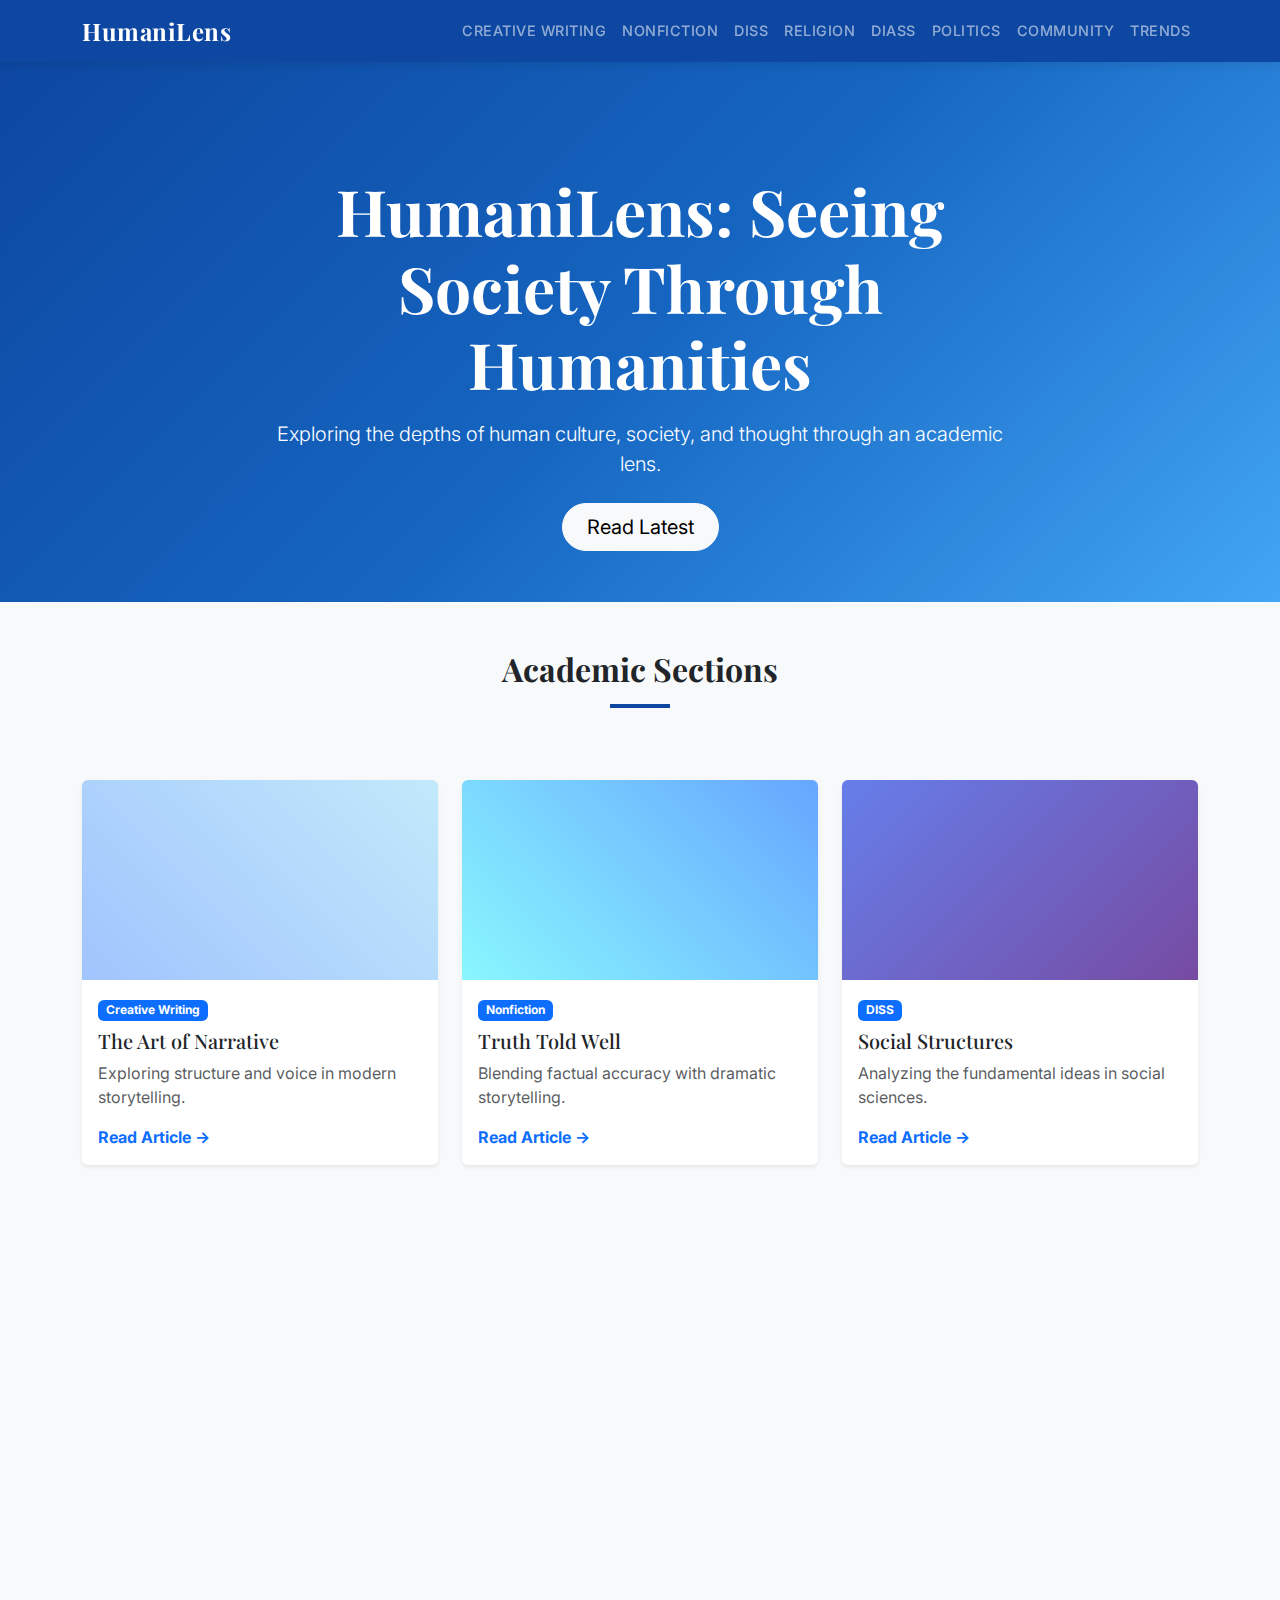
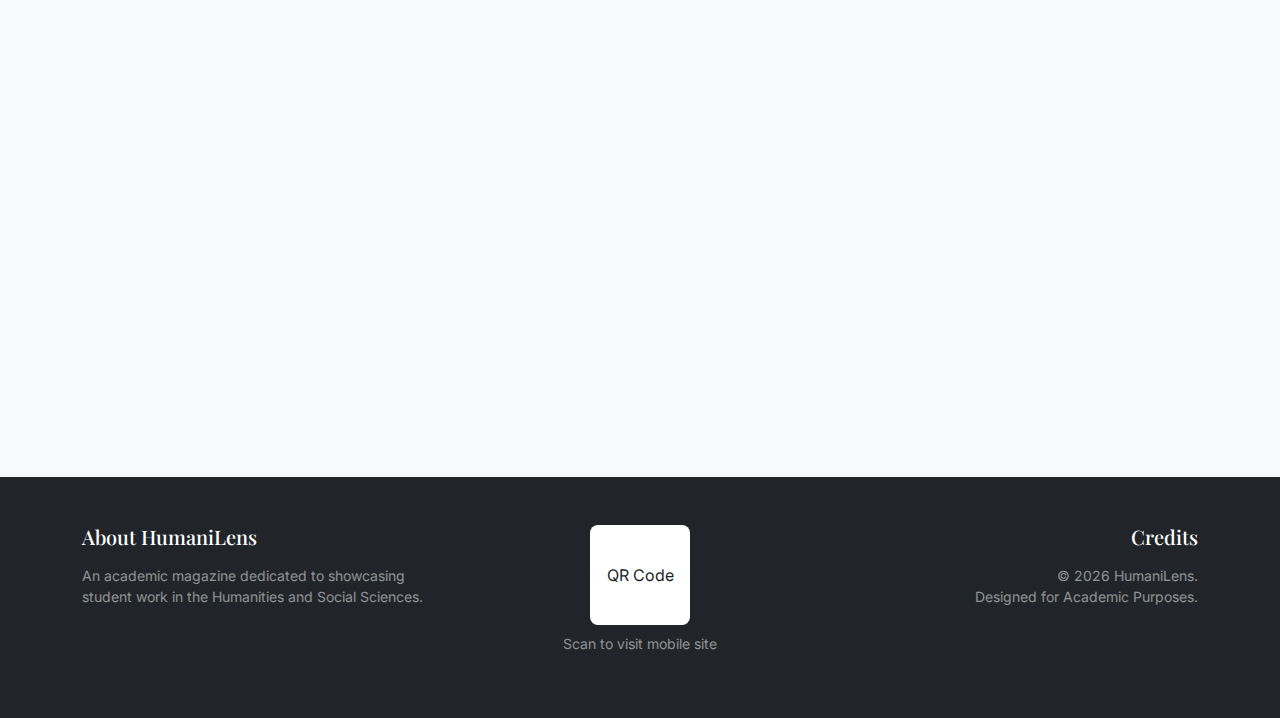
<file: index.html>
<!DOCTYPE html>
<html lang="en">
<head>
    <meta charset="UTF-8">
    <meta name="viewport" content="width=device-width, initial-scale=1.0">
    <title>HumaniLens | Seeing Society Through Humanities</title>
    <meta name="description" content="HumaniLens: An academic magazine exploring society through the lens of Humanities and Social Sciences.">
    <meta name="keywords" content="Humanities, Social Sciences, HUMSS, Creative Writing, Politics, DISS, DIASS, Trends, Community Engagement">
    <meta name="author" content="HumaniLens Team">
    
    <!-- Bootstrap 5 CSS -->
    <link href="https://cdn.jsdelivr.net/npm/bootstrap@5.3.2/dist/css/bootstrap.min.css" rel="stylesheet">
    
    <!-- Google Fonts -->
    <link rel="preconnect" href="https://fonts.googleapis.com">
    <link rel="preconnect" href="https://fonts.gstatic.com" crossorigin>
    <link href="https://fonts.googleapis.com/css2?family=Inter:wght@300;400;500;600&family=Playfair+Display:wght@400;600;700&display=swap" rel="stylesheet">
    
    <!-- Custom CSS -->
    <link rel="stylesheet" href="styles.css">
</head>
<body>
    <!-- Loader -->
    <div id="loader"><div class="spinner"></div></div>

    <!-- Scroll Progress -->
    <div class="progress-container">
        <div class="progress-bar" id="myBar"></div>
    </div>

    <!-- Navigation -->
    <nav class="navbar navbar-expand-lg navbar-dark sticky-top" id="mainNav">
        <div class="container">
            <a class="navbar-brand" href="#">HumaniLens</a>
            <button class="navbar-toggler" type="button" data-bs-toggle="collapse" data-bs-target="#navbarNav" aria-controls="navbarNav" aria-expanded="false" aria-label="Toggle navigation">
                <span class="navbar-toggler-icon"></span>
            </button>
            <div class="collapse navbar-collapse" id="navbarNav">
                <ul class="navbar-nav ms-auto">
                    <li class="nav-item"><a class="nav-link" href="creative-writing.html">Creative Writing</a></li>
                    <li class="nav-item"><a class="nav-link" href="creative-nonfiction.html">Nonfiction</a></li>
                    <li class="nav-item"><a class="nav-link" href="diss.html">DISS</a></li>
                    <li class="nav-item"><a class="nav-link" href="religion.html">Religion</a></li>
                    <li class="nav-item"><a class="nav-link" href="diass.html">DIASS</a></li>
                    <li class="nav-item"><a class="nav-link" href="politics.html">Politics</a></li>
                    <li class="nav-item"><a class="nav-link" href="community.html">Community</a></li>
                    <li class="nav-item"><a class="nav-link" href="trends.html">Trends</a></li>
                </ul>
            </div>
        </div>
    </nav>

    <!-- Hero Section -->
    <header class="hero-section d-flex align-items-center text-center text-white">
        <div class="container">
            <div class="row justify-content-center">
                <div class="col-lg-8">
                    <h1 class="display-3 fw-bold mb-3">HumaniLens: Seeing Society Through Humanities</h1>
                    <p class="lead mb-4">Exploring the depths of human culture, society, and thought through an academic lens.</p>
                    <a href="#latest-articles" class="btn btn-light btn-lg rounded-pill px-4">Read Latest</a>
                </div>
            </div>
        </div>
    </header>

    <!-- Main Content -->
    <main class="container py-5" id="latest-articles">
        <div class="row mb-4">
            <div class="col-12 text-center">
                <h2 class="section-title">Academic Sections</h2>
                <div class="title-underline mx-auto"></div>
            </div>
        </div>

        <!-- Article Grid -->
        <div class="row g-4" id="article-grid">
            <!-- Cards will be populated here or statically defined below. 
                 Defining placeholders as per requirements. -->
            
            <!-- Card 1: Creative Writing -->
            <div class="col-md-6 col-lg-4 fade-in" id="creative-writing">
                <div class="card h-100 article-card border-0 shadow-sm">
                    <div class="card-header-placeholder" style="background: linear-gradient(45deg, #a1c4fd 0%, #c2e9fb 100%);"></div>
                    <div class="card-body">
                        <span class="badge bg-primary mb-2">Creative Writing</span>
                        <h3 class="card-title h5">The Art of Narrative</h3>
                        <p class="card-text text-muted">Exploring structure and voice in modern storytelling.</p>
                        <a href="creative-writing.html" class="stretched-link text-decoration-none fw-bold">Read Article &rarr;</a>
                    </div>
                </div>
            </div>

            <!-- Card 2: Creative Nonfiction -->
            <div class="col-md-6 col-lg-4 fade-in" id="nonfiction">
                <div class="card h-100 article-card border-0 shadow-sm">
                    <div class="card-header-placeholder" style="background: linear-gradient(45deg, #89f7fe 0%, #66a6ff 100%);"></div>
                    <div class="card-body">
                        <span class="badge bg-primary mb-2">Nonfiction</span>
                        <h3 class="card-title h5">Truth Told Well</h3>
                        <p class="card-text text-muted">Blending factual accuracy with dramatic storytelling.</p>
                        <a href="creative-nonfiction.html" class="stretched-link text-decoration-none fw-bold">Read Article &rarr;</a>
                    </div>
                </div>
            </div>

            <!-- Card 3: DISS -->
            <div class="col-md-6 col-lg-4 fade-in" id="diss">
                <div class="card h-100 article-card border-0 shadow-sm">
                    <div class="card-header-placeholder" style="background: linear-gradient(135deg, #667eea 0%, #764ba2 100%);"></div>
                    <div class="card-body">
                        <span class="badge bg-primary mb-2">DISS</span>
                        <h3 class="card-title h5">Social Structures</h3>
                        <p class="card-text text-muted">Analyzing the fundamental ideas in social sciences.</p>
                        <a href="diss.html" class="stretched-link text-decoration-none fw-bold">Read Article &rarr;</a>
                    </div>
                </div>
            </div>

            <!-- Card 4: Religion -->
            <div class="col-md-6 col-lg-4 fade-in" id="religion">
                <div class="card h-100 article-card border-0 shadow-sm">
                    <div class="card-header-placeholder" style="background: linear-gradient(45deg, #ff9a9e 0%, #fecfef 99%, #fecfef 100%);"></div>
                    <div class="card-body">
                        <span class="badge bg-primary mb-2">Religion</span>
                        <h3 class="card-title h5">Faith & Dialogue</h3>
                        <p class="card-text text-muted">Understanding world belief systems and ecumenism.</p>
                        <a href="religion.html" class="stretched-link text-decoration-none fw-bold">Read Article &rarr;</a>
                    </div>
                </div>
            </div>

            <!-- Card 5: DIASS -->
            <div class="col-md-6 col-lg-4 fade-in" id="diass">
                <div class="card h-100 article-card border-0 shadow-sm">
                    <div class="card-header-placeholder" style="background: linear-gradient(120deg, #84fab0 0%, #8fd3f4 100%);"></div>
                    <div class="card-body">
                        <span class="badge bg-primary mb-2">DIASS</span>
                        <h3 class="card-title h5">Counseling & Social Work</h3>
                        <p class="card-text text-muted">Applied social sciences in community development.</p>
                        <a href="diass.html" class="stretched-link text-decoration-none fw-bold">Read Article &rarr;</a>
                    </div>
                </div>
            </div>

            <!-- Card 6: Politics -->
            <div class="col-md-6 col-lg-4 fade-in" id="politics">
                <div class="card h-100 article-card border-0 shadow-sm">
                    <div class="card-header-placeholder" style="background: linear-gradient(to right, #243949 0%, #517fa4 100%);"></div>
                    <div class="card-body">
                        <span class="badge bg-primary mb-2">Politics & Gov</span>
                        <h3 class="card-title h5">Governance Today</h3>
                        <p class="card-text text-muted">A look into the evolving landscape of Philippine politics.</p>
                        <a href="politics.html" class="stretched-link text-decoration-none fw-bold">Read Article &rarr;</a>
                    </div>
                </div>
            </div>

            <!-- Card 7: Community Engagement -->
            <div class="col-md-6 col-lg-4 fade-in" id="community">
                <div class="card h-100 article-card border-0 shadow-sm">
                    <div class="card-header-placeholder" style="background: linear-gradient(to right, #f83600 0%, #f9d423 100%);"></div>
                    <div class="card-body">
                        <span class="badge bg-primary mb-2">Community</span>
                        <h3 class="card-title h5">Solidarity in Action</h3>
                        <p class="card-text text-muted">Student initiatives and civic responsibility.</p>
                        <a href="community.html" class="stretched-link text-decoration-none fw-bold">Read Article &rarr;</a>
                    </div>
                </div>
            </div>

            <!-- Card 8: Trends -->
            <div class="col-md-6 col-lg-4 fade-in" id="trends">
                <div class="card h-100 article-card border-0 shadow-sm">
                    <div class="card-header-placeholder" style="background: linear-gradient(135deg, #667eea 0%, #764ba2 100%);"></div>
                    <div class="card-body">
                        <span class="badge bg-primary mb-2">Trends</span>
                        <h3 class="card-title h5">21st Century Trends</h3>
                        <p class="card-text text-muted">Analyzing patterns, fads, and global networks.</p>
                        <a href="trends.html" class="stretched-link text-decoration-none fw-bold">Read Article &rarr;</a>
                    </div>
                </div>
            </div>
        </div>
    </main>

    <!-- Footer -->
    <footer class="bg-dark text-white py-5 mt-5">
        <div class="container">
            <div class="row g-4">
                <div class="col-md-4">
                    <h4 class="h5 font-playfair mb-3">About HumaniLens</h4>
                    <p class="small text-white-50">An academic magazine dedicated to showcasing student work in the Humanities and Social Sciences.</p>
                </div>
                <div class="col-md-4 text-center">
                    <div class="qr-placeholder bg-white mx-auto mb-2 d-flex align-items-center justify-content-center text-dark">
                        QR Code
                    </div>
                    <p class="small text-white-50">Scan to visit mobile site</p>
                </div>
                <div class="col-md-4 text-md-end">
                    <h4 class="h5 font-playfair mb-3">Credits</h4>
                    <p class="small text-white-50">&copy; <span id="year"></span> HumaniLens.<br>Designed for Academic Purposes.</p>
                </div>
            </div>
        </div>
    </footer>

    <!-- Back to Top Button -->
    <button id="back-to-top" class="btn btn-primary shadow" aria-label="Back to Top">↑</button>

    <!-- Bootstrap JS -->
    <script src="https://cdn.jsdelivr.net/npm/bootstrap@5.3.2/dist/js/bootstrap.bundle.min.js"></script>
    <!-- Custom JS -->
    <script src="script.js"></script>
</body>
</html>
</file>
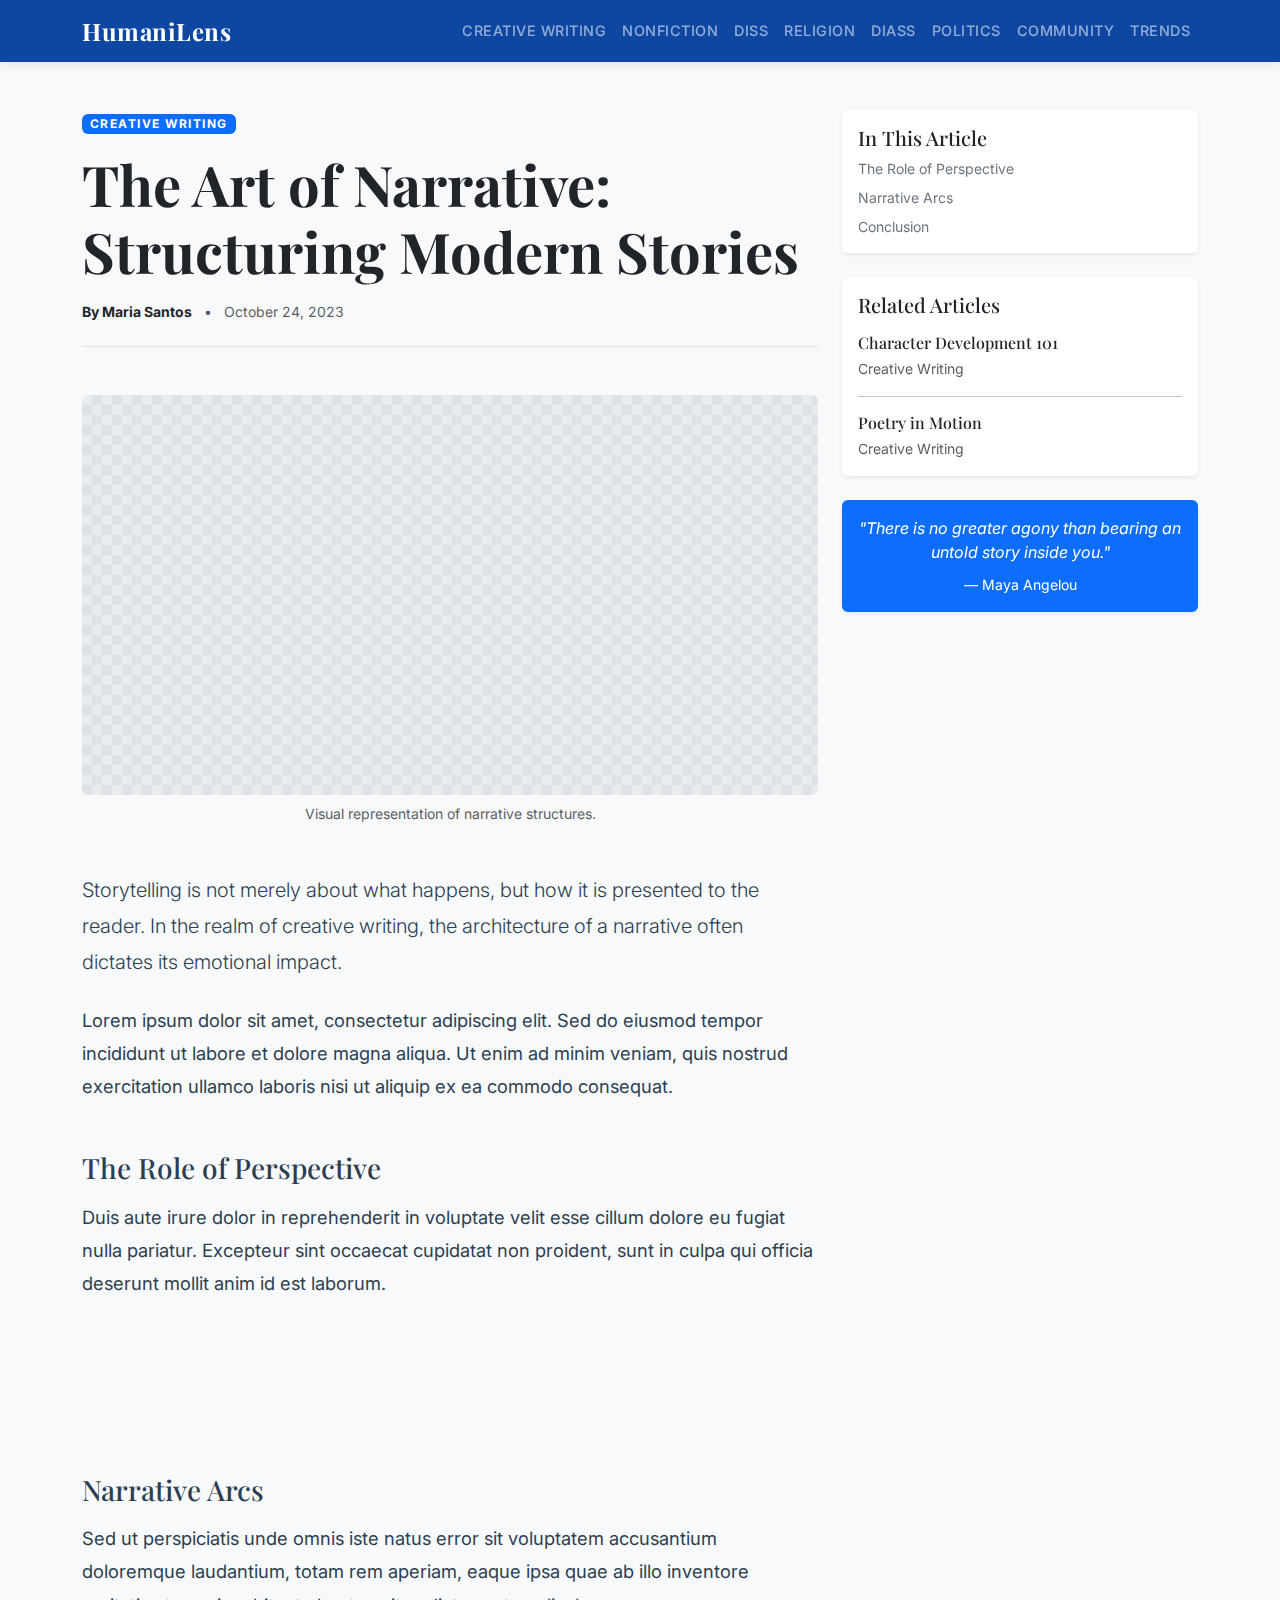
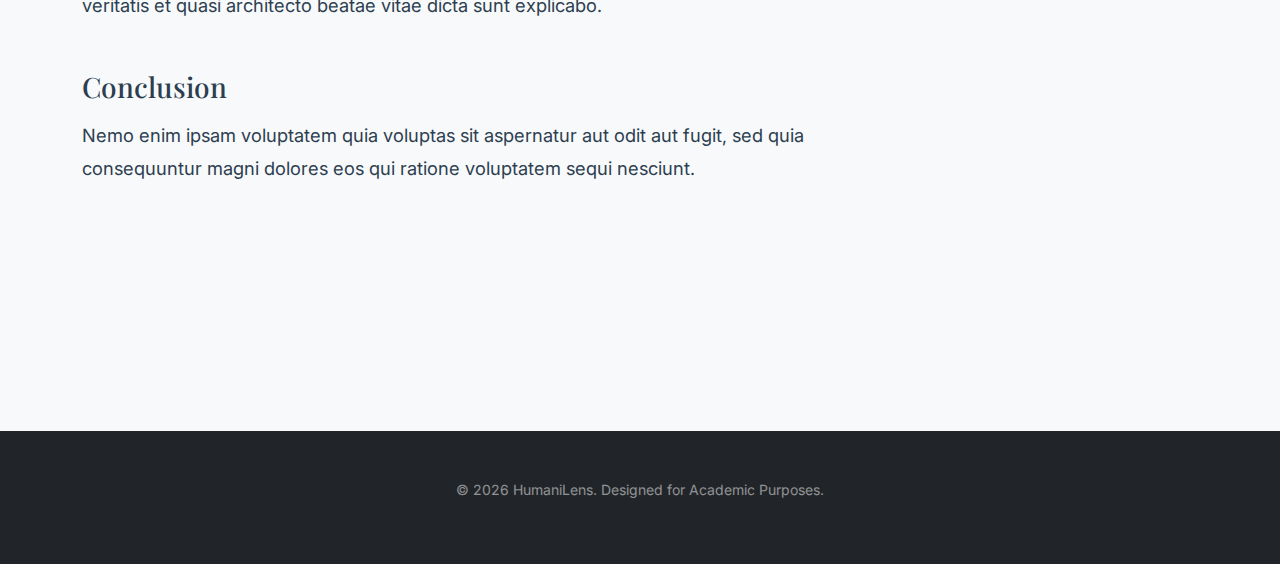
<file: article.html>
<!DOCTYPE html>
<html lang="en">
<head>
    <meta charset="UTF-8">
    <meta name="viewport" content="width=device-width, initial-scale=1.0">
    <title>The Art of Narrative | HumaniLens</title>
    <meta name="description" content="Exploring structure and voice in modern storytelling.">
    <meta name="author" content="HumaniLens Team">
    
    <!-- Bootstrap 5 CSS -->
    <link href="https://cdn.jsdelivr.net/npm/bootstrap@5.3.2/dist/css/bootstrap.min.css" rel="stylesheet">
    
    <!-- Google Fonts -->
    <link rel="preconnect" href="https://fonts.googleapis.com">
    <link rel="preconnect" href="https://fonts.gstatic.com" crossorigin>
    <link href="https://fonts.googleapis.com/css2?family=Inter:wght@300;400;500;600&family=Playfair+Display:ital,wght@0,400;0,600;0,700;1,400&display=swap" rel="stylesheet">
    
    <!-- Custom CSS -->
    <link rel="stylesheet" href="styles.css">
</head>
<body>
    <!-- Loader -->
    <div id="loader"><div class="spinner"></div></div>

    <!-- Scroll Progress -->
    <div class="progress-container">
        <div class="progress-bar" id="myBar"></div>
    </div>

    <!-- Navigation -->
    <nav class="navbar navbar-expand-lg navbar-dark sticky-top" id="mainNav">
        <div class="container">
            <a class="navbar-brand" href="index.html">HumaniLens</a>
            <button class="navbar-toggler" type="button" data-bs-toggle="collapse" data-bs-target="#navbarNav" aria-controls="navbarNav" aria-expanded="false" aria-label="Toggle navigation">
                <span class="navbar-toggler-icon"></span>
            </button>
            <div class="collapse navbar-collapse" id="navbarNav">
                <ul class="navbar-nav ms-auto">
                    <li class="nav-item"><a class="nav-link" href="creative-writing.html">Creative Writing</a></li>
                    <li class="nav-item"><a class="nav-link" href="creative-nonfiction.html">Nonfiction</a></li>
                    <li class="nav-item"><a class="nav-link" href="diss.html">DISS</a></li>
                    <li class="nav-item"><a class="nav-link" href="religion.html">Religion</a></li>
                    <li class="nav-item"><a class="nav-link" href="diass.html">DIASS</a></li>
                    <li class="nav-item"><a class="nav-link" href="politics.html">Politics</a></li>
                    <li class="nav-item"><a class="nav-link" href="community.html">Community</a></li>
                    <li class="nav-item"><a class="nav-link" href="trends.html">Trends</a></li>
                </ul>
            </div>
        </div>
    </nav>

    <!-- Article Container -->
    <div class="container py-5">
        <div class="row justify-content-center">
            
            <!-- Main Content Column -->
            <main class="col-lg-8 fade-in">
                <!-- Article Header -->
                <header class="mb-5">
                    <span class="badge bg-primary mb-3 text-uppercase tracking-wide">Creative Writing</span>
                    <h1 class="display-4 fw-bold font-playfair mb-3">The Art of Narrative: Structuring Modern Stories</h1>
                    <div class="d-flex align-items-center text-muted border-bottom pb-4">
                        <div class="small">
                            <span class="fw-bold text-dark">By Maria Santos</span>
                            <span class="mx-2">&bull;</span>
                            <span>October 24, 2023</span>
                        </div>
                    </div>
                </header>

                <!-- Featured Image -->
                <figure class="figure w-100 mb-5 fade-in">
                    <div class="card-header-placeholder rounded" style="height: 400px;"></div>
                    <figcaption class="figure-caption mt-2 text-center">Visual representation of narrative structures.</figcaption>
                </figure>

                <!-- Article Body -->
                <article class="article-body font-inter">
                    <p class="lead mb-4">Storytelling is not merely about what happens, but how it is presented to the reader. In the realm of creative writing, the architecture of a narrative often dictates its emotional impact.</p>
                    
                    <p>Lorem ipsum dolor sit amet, consectetur adipiscing elit. Sed do eiusmod tempor incididunt ut labore et dolore magna aliqua. Ut enim ad minim veniam, quis nostrud exercitation ullamco laboris nisi ut aliquip ex ea commodo consequat.</p>

                    <h2 id="perspective" class="h3 font-playfair mt-5 mb-3">The Role of Perspective</h2>
                    <p>Duis aute irure dolor in reprehenderit in voluptate velit esse cillum dolore eu fugiat nulla pariatur. Excepteur sint occaecat cupidatat non proident, sunt in culpa qui officia deserunt mollit anim id est laborum.</p>

                    <!-- Pull Quote -->
                    <div class="pull-quote my-5 p-4 bg-light border-start border-4 border-primary fade-in">
                        <p class="h4 font-playfair fst-italic mb-0 text-dark">"A story is a way to say who you are without saying it."</p>
                    </div>

                    <h2 id="narrative-arcs" class="h3 font-playfair mt-5 mb-3">Narrative Arcs</h2>

                    <p>Sed ut perspiciatis unde omnis iste natus error sit voluptatem accusantium doloremque laudantium, totam rem aperiam, eaque ipsa quae ab illo inventore veritatis et quasi architecto beatae vitae dicta sunt explicabo.</p>
                    
                    
                    <h2 id="conclusion" class="h3 font-playfair mt-5 mb-3">Conclusion</h2>
                    <p>Nemo enim ipsam voluptatem quia voluptas sit aspernatur aut odit aut fugit, sed quia consequuntur magni dolores eos qui ratione voluptatem sequi nesciunt.</p>
                </article>

                <!-- Author Bio Box -->
                <div class="bg-light p-4 rounded mt-5 fade-in">
                    <h5 class="font-playfair">About the Author</h5>
                    <p class="small mb-0">Maria Santos is a senior Creative Writing student focusing on experimental fiction and Philippine folklore.</p>
                </div>
            </main>

            <!-- Sidebar -->
            <aside class="col-lg-4 mt-5 mt-lg-0">
                <div class="sticky-top" style="top: 100px; z-index: 1;">
                    
                    <!-- Quick Nav -->
                    <div class="card border-0 shadow-sm mb-4 fade-in">
                        <div class="card-body">
                            <h5 class="card-title font-playfair">In This Article</h5>
                            <ul class="list-unstyled small mb-0">
                                <li class="mb-2"><a href="#perspective" class="text-decoration-none text-secondary">The Role of Perspective</a></li>
                                <li class="mb-2"><a href="#narrative-arcs" class="text-decoration-none text-secondary">Narrative Arcs</a></li>
                                <li><a href="#conclusion" class="text-decoration-none text-secondary">Conclusion</a></li>
                            </ul>
                        </div>
                    </div>

                    <!-- Related Articles -->
                    <div class="card border-0 shadow-sm mb-4 fade-in">
                        <div class="card-body">
                            <h5 class="card-title font-playfair mb-3">Related Articles</h5>
                            
                            <div class="mb-3">
                                <h6 class="h6 mb-1"><a href="#" class="text-decoration-none text-dark">Character Development 101</a></h6>
                                <small class="text-muted">Creative Writing</small>
                            </div>
                            <hr>
                            <div class="mb-0">
                                <h6 class="h6 mb-1"><a href="#" class="text-decoration-none text-dark">Poetry in Motion</a></h6>
                                <small class="text-muted">Creative Writing</small>
                            </div>
                        </div>
                    </div>

                    <!-- Quote Box -->
                    <div class="card bg-primary text-white border-0 shadow-sm fade-in">
                        <div class="card-body text-center">
                            <p class="fst-italic mb-2">"There is no greater agony than bearing an untold story inside you."</p>
                            <small>— Maya Angelou</small>
                        </div>
                    </div>

                </div>
            </aside>
        </div>
    </div>

    <!-- Footer -->
    <footer class="bg-dark text-white py-5 mt-5">
        <div class="container text-center">
            <p class="small text-white-50">&copy; <span id="year"></span> HumaniLens. Designed for Academic Purposes.</p>
        </div>
    </footer>

    <!-- Back to Top Button -->
    <button id="back-to-top" class="btn btn-primary shadow" aria-label="Back to Top">↑</button>

    <!-- Bootstrap JS -->
    <script src="https://cdn.jsdelivr.net/npm/bootstrap@5.3.2/dist/js/bootstrap.bundle.min.js"></script>
    <!-- Custom JS -->
    <script src="script.js"></script>
</body>
</html>
</file>
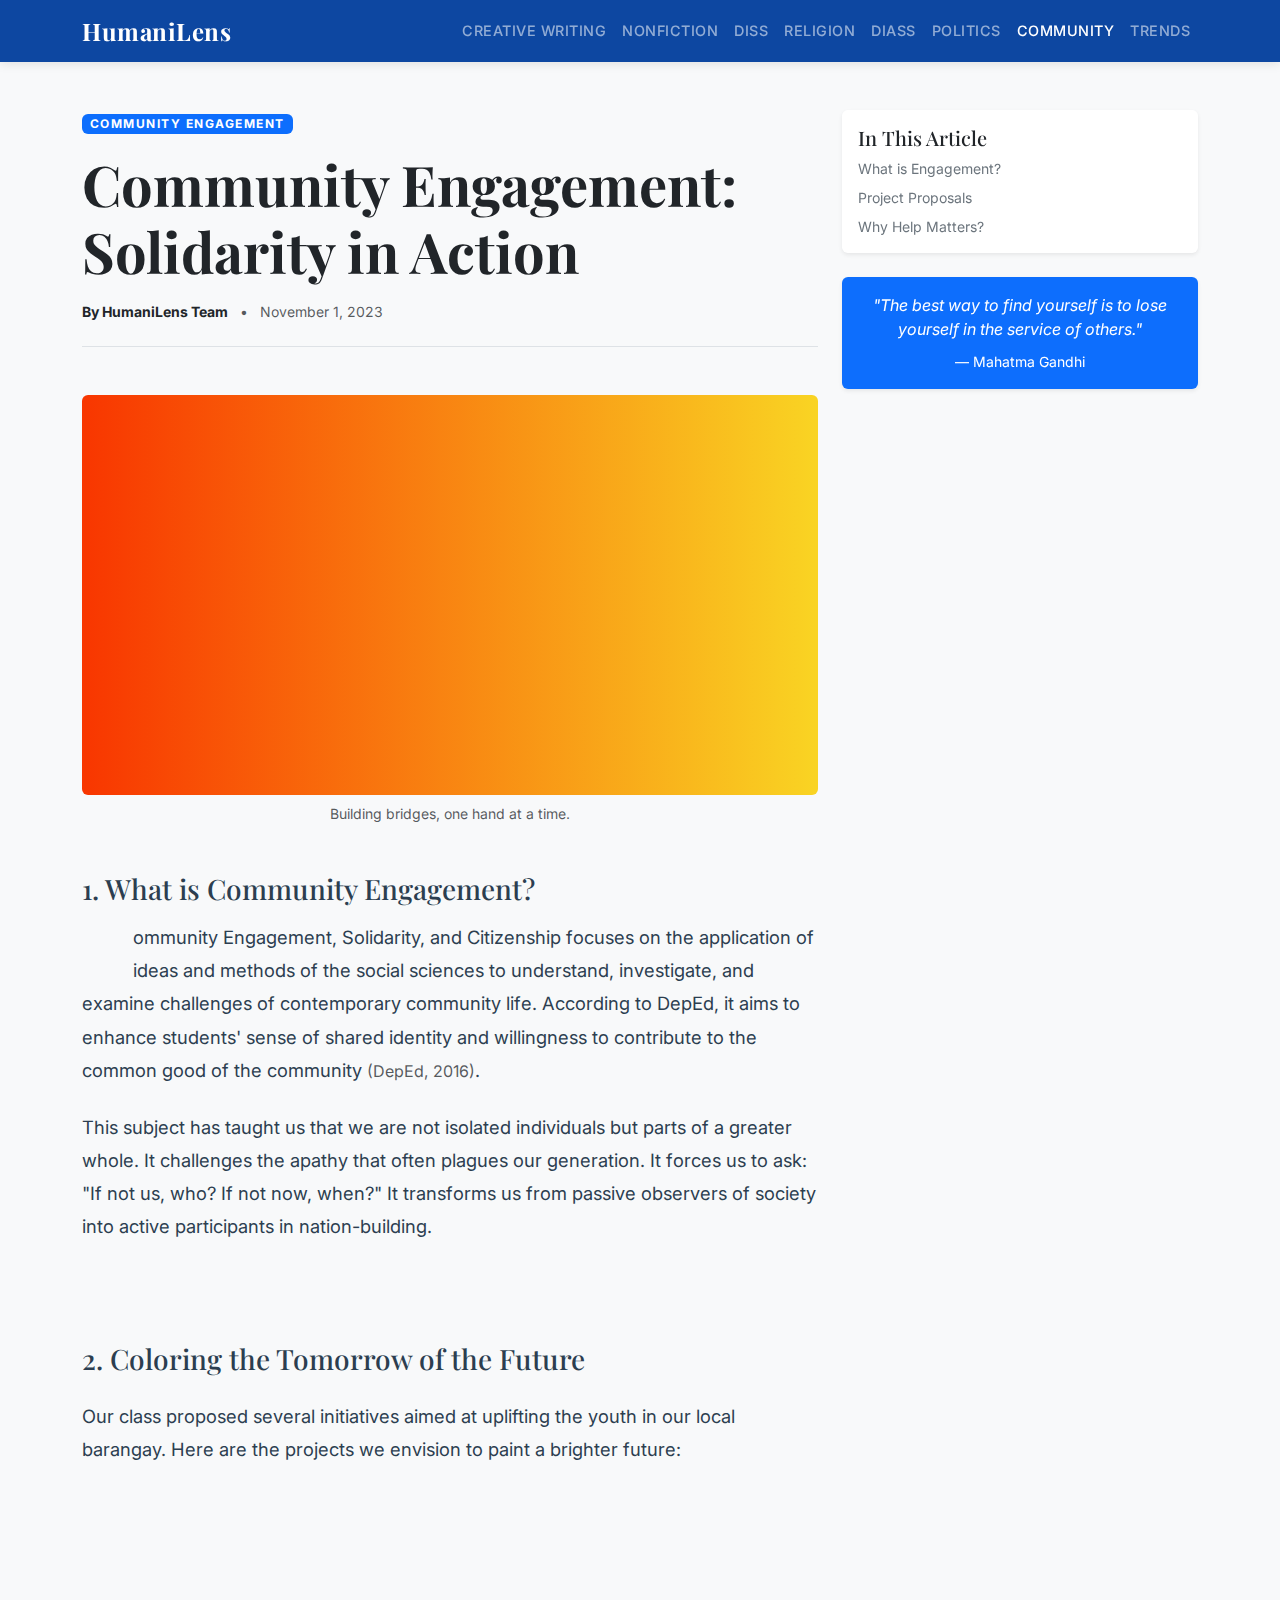
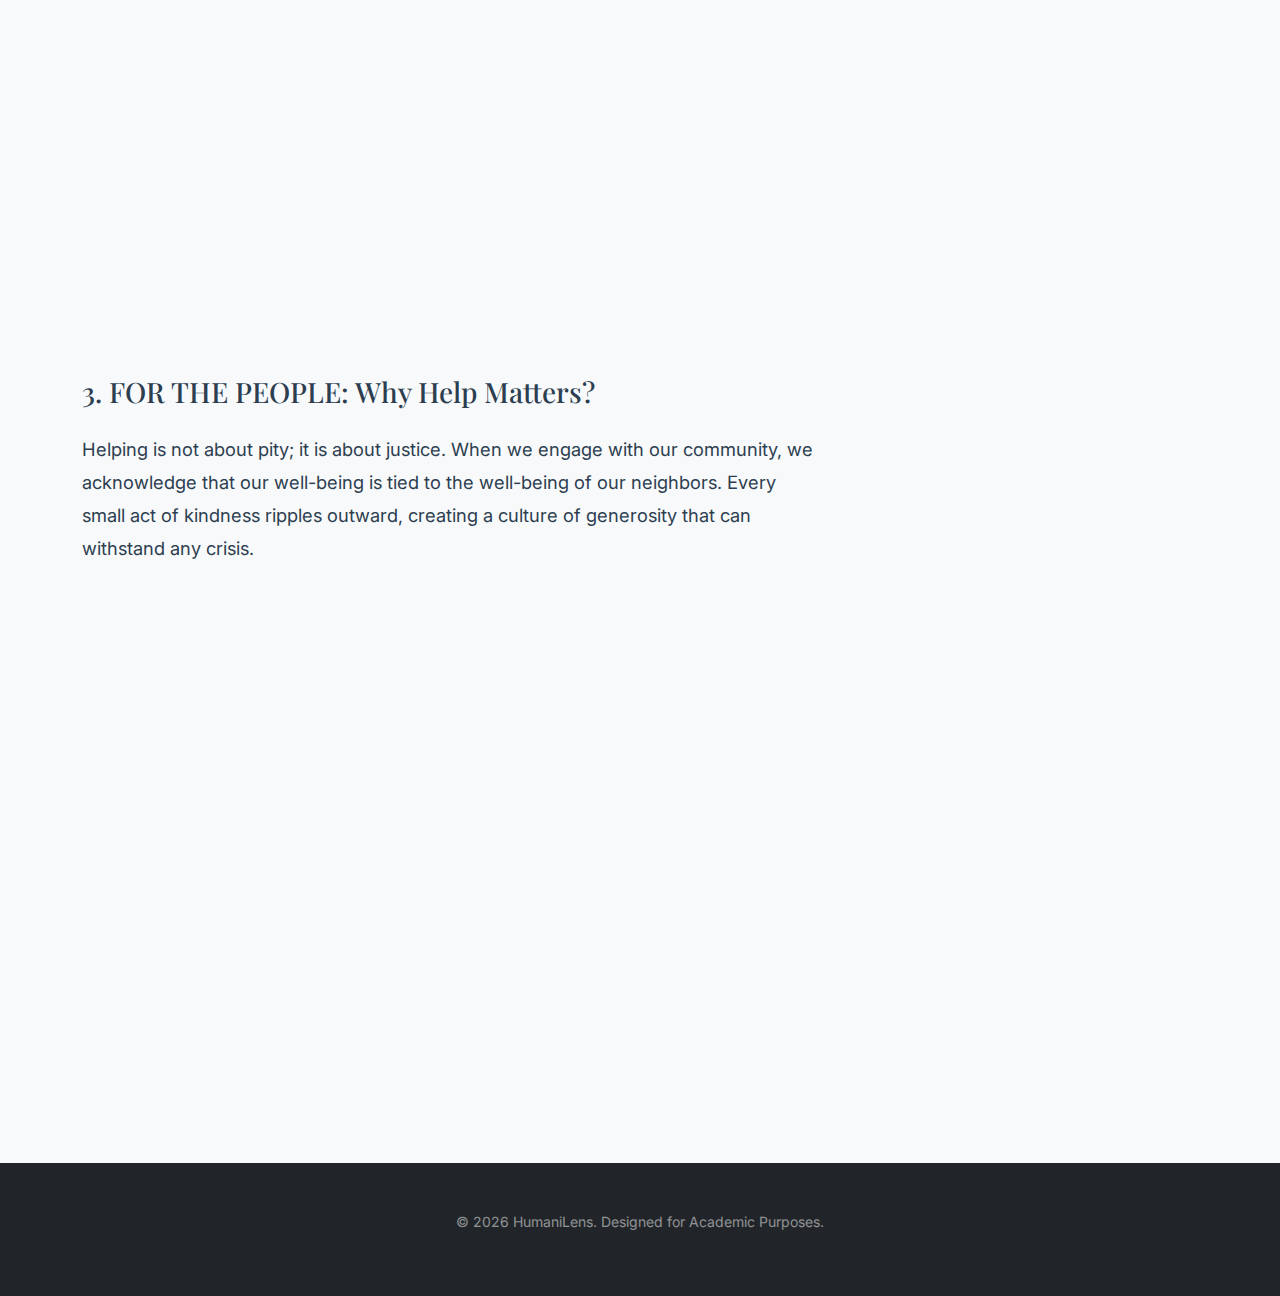
<file: community.html>
<!DOCTYPE html>
<html lang="en">
<head>
    <meta charset="UTF-8">
    <meta name="viewport" content="width=device-width, initial-scale=1.0">
    <title>Community Engagement: Solidarity in Action | HumaniLens</title>
    <meta name="description" content="Community Engagement, Solidarity, and Citizenship: Student initiatives and civic responsibility.">
    <meta name="author" content="HumaniLens Team">
    
    <!-- Bootstrap 5 CSS -->
    <link href="https://cdn.jsdelivr.net/npm/bootstrap@5.3.2/dist/css/bootstrap.min.css" rel="stylesheet">
    
    <!-- Google Fonts -->
    <link rel="preconnect" href="https://fonts.googleapis.com">
    <link rel="preconnect" href="https://fonts.gstatic.com" crossorigin>
    <link href="https://fonts.googleapis.com/css2?family=Inter:wght@300;400;500;600&family=Playfair+Display:ital,wght@0,400;0,600;0,700;1,400&display=swap" rel="stylesheet">
    
    <!-- Custom CSS -->
    <link rel="stylesheet" href="styles.css">
</head>
<body>
    <!-- Loader -->
    <div id="loader"><div class="spinner"></div></div>

    <!-- Scroll Progress -->
    <div class="progress-container">
        <div class="progress-bar" id="myBar"></div>
    </div>

    <!-- Navigation -->
    <nav class="navbar navbar-expand-lg navbar-dark sticky-top" id="mainNav">
        <div class="container">
            <a class="navbar-brand" href="index.html">HumaniLens</a>
            <button class="navbar-toggler" type="button" data-bs-toggle="collapse" data-bs-target="#navbarNav" aria-controls="navbarNav" aria-expanded="false" aria-label="Toggle navigation">
                <span class="navbar-toggler-icon"></span>
            </button>
            <div class="collapse navbar-collapse" id="navbarNav">
                <ul class="navbar-nav ms-auto">
                    <li class="nav-item"><a class="nav-link" href="creative-writing.html">Creative Writing</a></li>
                    <li class="nav-item"><a class="nav-link" href="creative-nonfiction.html">Nonfiction</a></li>
                    <li class="nav-item"><a class="nav-link" href="diss.html">DISS</a></li>
                    <li class="nav-item"><a class="nav-link" href="religion.html">Religion</a></li>
                    <li class="nav-item"><a class="nav-link" href="diass.html">DIASS</a></li>
                    <li class="nav-item"><a class="nav-link" href="politics.html">Politics</a></li>
                    <li class="nav-item"><a class="nav-link active" href="community.html">Community</a></li>
                    <li class="nav-item"><a class="nav-link" href="trends.html">Trends</a></li>
                </ul>
            </div>
        </div>
    </nav>

    <!-- Article Container -->
    <div class="container py-5">
        <div class="row justify-content-center">
            
            <!-- Main Content Column -->
            <main class="col-lg-8 fade-in">
                <!-- Article Header -->
                <header class="mb-5">
                    <span class="badge bg-primary mb-3 text-uppercase tracking-wide">Community Engagement</span>
                    <h1 class="display-4 fw-bold font-playfair mb-3">Community Engagement: Solidarity in Action</h1>
                    <div class="d-flex align-items-center text-muted border-bottom pb-4">
                        <div class="small">
                            <span class="fw-bold text-dark">By HumaniLens Team</span>
                            <span class="mx-2">&bull;</span>
                            <span>November 1, 2023</span>
                        </div>
                    </div>
                </header>

                <!-- Featured Image -->
                <figure class="figure w-100 mb-5 fade-in">
                    <div class="card-header-placeholder rounded" style="height: 400px; background: linear-gradient(to right, #f83600 0%, #f9d423 100%);"></div>
                    <figcaption class="figure-caption mt-2 text-center">Building bridges, one hand at a time.</figcaption>
                </figure>

                <!-- Article Body -->
                <article class="article-body font-inter">
                    
                    <!-- Section 1: What is Community Engagement? -->
                    <h2 id="what-is-engagement" class="h3 font-playfair mb-3">1. What is Community Engagement?</h2>
                    <p class="drop-cap">Community Engagement, Solidarity, and Citizenship focuses on the application of ideas and methods of the social sciences to understand, investigate, and examine challenges of contemporary community life. According to DepEd, it aims to enhance students' sense of shared identity and willingness to contribute to the common good of the community <span class="text-muted small">(DepEd, 2016)</span>.</p>
                    
                    <p>This subject has taught us that we are not isolated individuals but parts of a greater whole. It challenges the apathy that often plagues our generation. It forces us to ask: "If not us, who? If not now, when?" It transforms us from passive observers of society into active participants in nation-building.</p>

                    <div class="section-divider fade-in"></div>

                    <!-- Section 2: Coloring the Tomorrow of the Future -->
                    <h2 id="project-proposals" class="h3 font-playfair mb-4">2. Coloring the Tomorrow of the Future</h2>
                    <p class="mb-4">Our class proposed several initiatives aimed at uplifting the youth in our local barangay. Here are the projects we envision to paint a brighter future:</p>

                    <div class="row g-4 mb-5">
                        <!-- Project 1 -->
                        <div class="col-md-6 fade-in">
                            <div class="project-card h-100">
                                <div class="card-header-placeholder" style="height: 150px; background: #4facfe;"></div>
                                <div class="p-4">
                                    <h5 class="font-playfair fw-bold">Project Aklat</h5>
                                    <p class="small text-muted mb-3">Literacy Drive</p>
                                    <p class="small">A mobile library program that brings storybooks to children in remote areas, fostering a love for reading early on.</p>
                                </div>
                            </div>
                        </div>
                        <!-- Project 2 -->
                        <div class="col-md-6 fade-in">
                            <div class="project-card h-100">
                                <div class="card-header-placeholder" style="height: 150px; background: #43e97b;"></div>
                                <div class="p-4">
                                    <h5 class="font-playfair fw-bold">Green Thumb</h5>
                                    <p class="small text-muted mb-3">Urban Gardening</p>
                                    <p class="small">Teaching households how to grow their own vegetables in recycled containers to combat food insecurity.</p>
                                </div>
                            </div>
                        </div>
                    </div>

                    <div class="section-divider fade-in"></div>

                    <!-- Section 3: FOR THE PEOPLE -->
                    <h2 id="why-help-matters" class="h3 font-playfair mb-4">3. FOR THE PEOPLE: Why Help Matters?</h2>
                    <p class="mb-5">Helping is not about pity; it is about justice. When we engage with our community, we acknowledge that our well-being is tied to the well-being of our neighbors. Every small act of kindness ripples outward, creating a culture of generosity that can withstand any crisis.</p>

                    <div class="cta-block fade-in">
                        <h3 class="font-playfair fw-bold mb-3">Join the Movement</h3>
                        <p class="mb-4">You don't need to be rich or powerful to make a difference. You just need a willing heart.</p>
                        <button class="btn btn-light btn-lg rounded-pill px-5 fw-bold text-primary">Volunteer Now</button>
                    </div>

                </article>

                <!-- Author Bio Box -->
                <div class="bg-light p-4 rounded mt-5 fade-in">
                    <h5 class="font-playfair">About the Section</h5>
                    <p class="small mb-0">The Community Engagement section highlights student initiatives and the importance of civic responsibility.</p>
                </div>
            </main>

            <!-- Sidebar -->
            <aside class="col-lg-4 mt-5 mt-lg-0">
                <div class="sticky-top" style="top: 100px; z-index: 1;">
                    
                    <!-- Quick Nav -->
                    <div class="card border-0 shadow-sm mb-4 fade-in">
                        <div class="card-body">
                            <h5 class="card-title font-playfair">In This Article</h5>
                            <ul class="list-unstyled small mb-0">
                                <li class="mb-2"><a href="#what-is-engagement" class="text-decoration-none text-secondary">What is Engagement?</a></li>
                                <li class="mb-2"><a href="#project-proposals" class="text-decoration-none text-secondary">Project Proposals</a></li>
                                <li><a href="#why-help-matters" class="text-decoration-none text-secondary">Why Help Matters?</a></li>
                            </ul>
                        </div>
                    </div>

                    <!-- Quote Box -->
                    <div class="card bg-primary text-white border-0 shadow-sm fade-in">
                        <div class="card-body text-center">
                            <p class="fst-italic mb-2">"The best way to find yourself is to lose yourself in the service of others."</p>
                            <small>— Mahatma Gandhi</small>
                        </div>
                    </div>

                </div>
            </aside>
        </div>
    </div>

    <!-- Footer -->
    <footer class="bg-dark text-white py-5 mt-5">
        <div class="container text-center">
            <p class="small text-white-50">&copy; <span id="year"></span> HumaniLens. Designed for Academic Purposes.</p>
        </div>
    </footer>

    <!-- Back to Top Button -->
    <button id="back-to-top" class="btn btn-primary shadow" aria-label="Back to Top">↑</button>

    <!-- Bootstrap JS -->
    <script src="https://cdn.jsdelivr.net/npm/bootstrap@5.3.2/dist/js/bootstrap.bundle.min.js"></script>
    <!-- Custom JS -->
    <script src="script.js"></script>
</body>
</html>
</file>
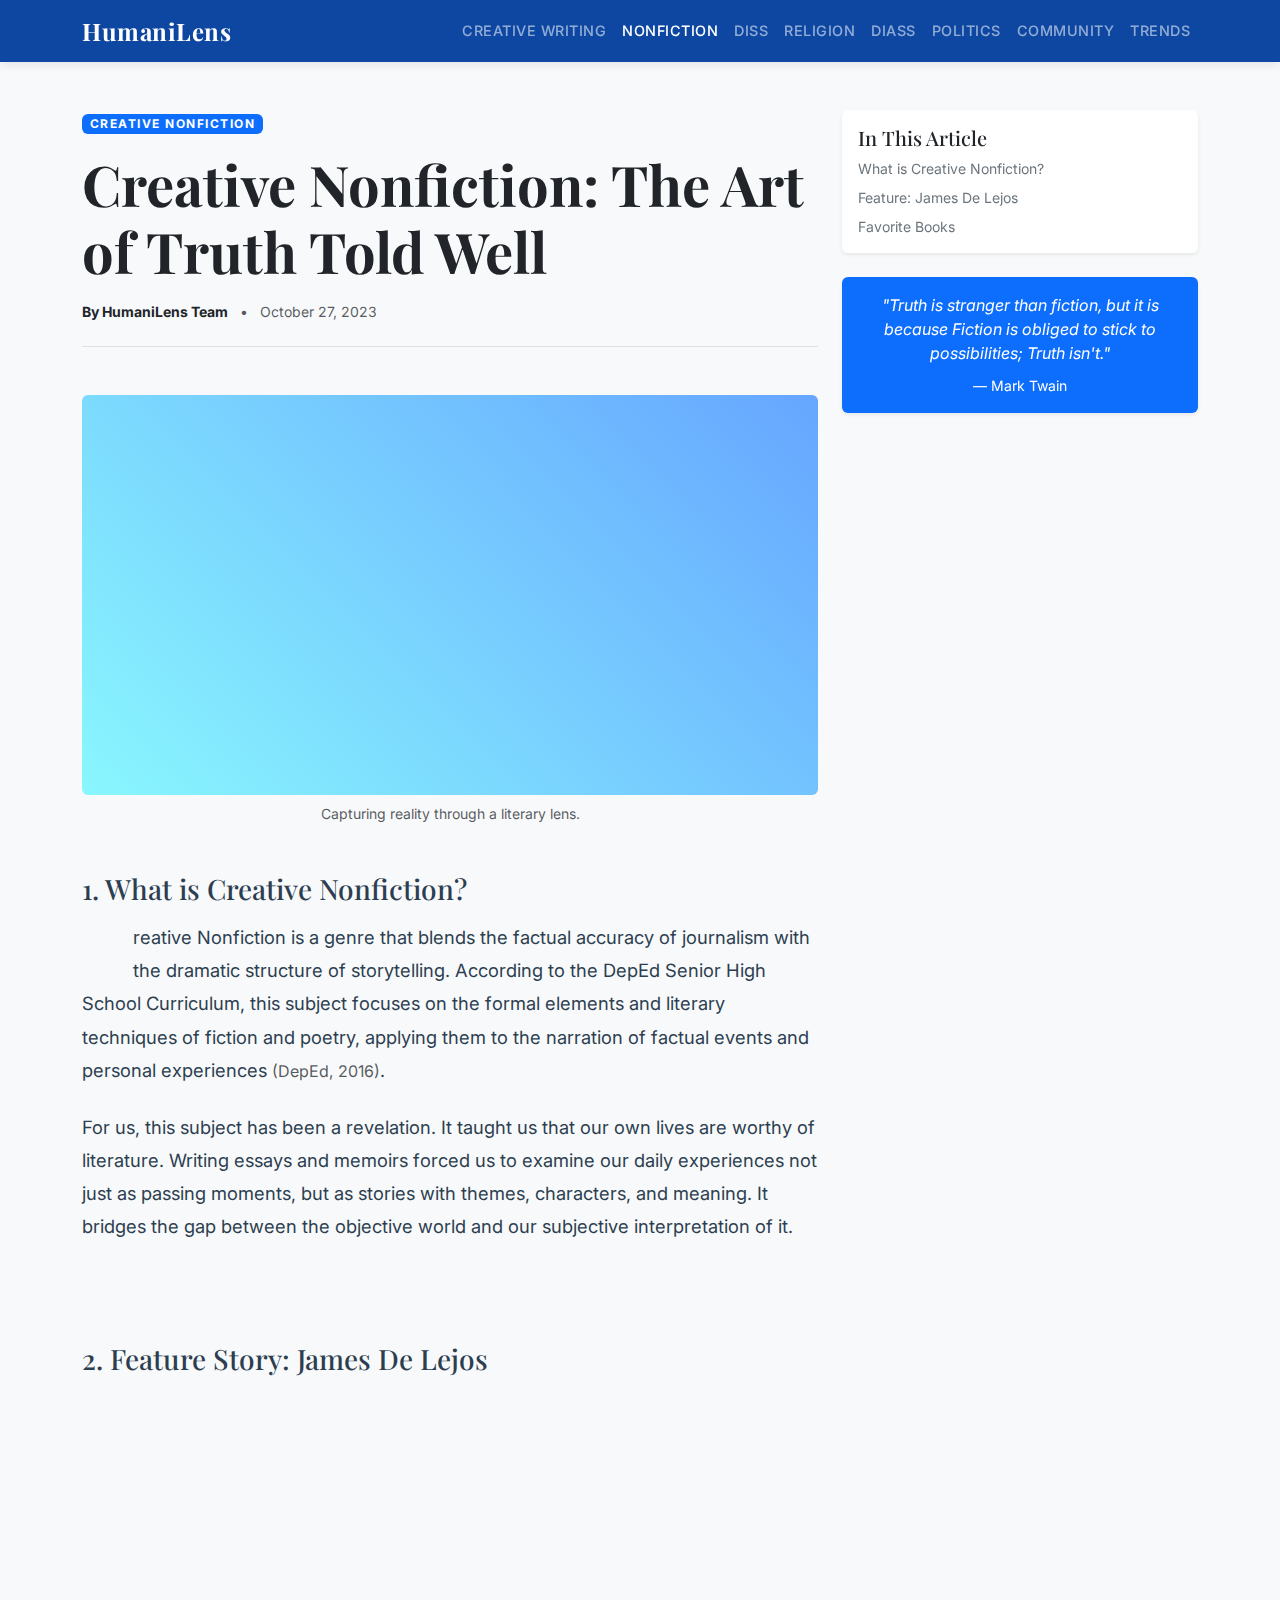
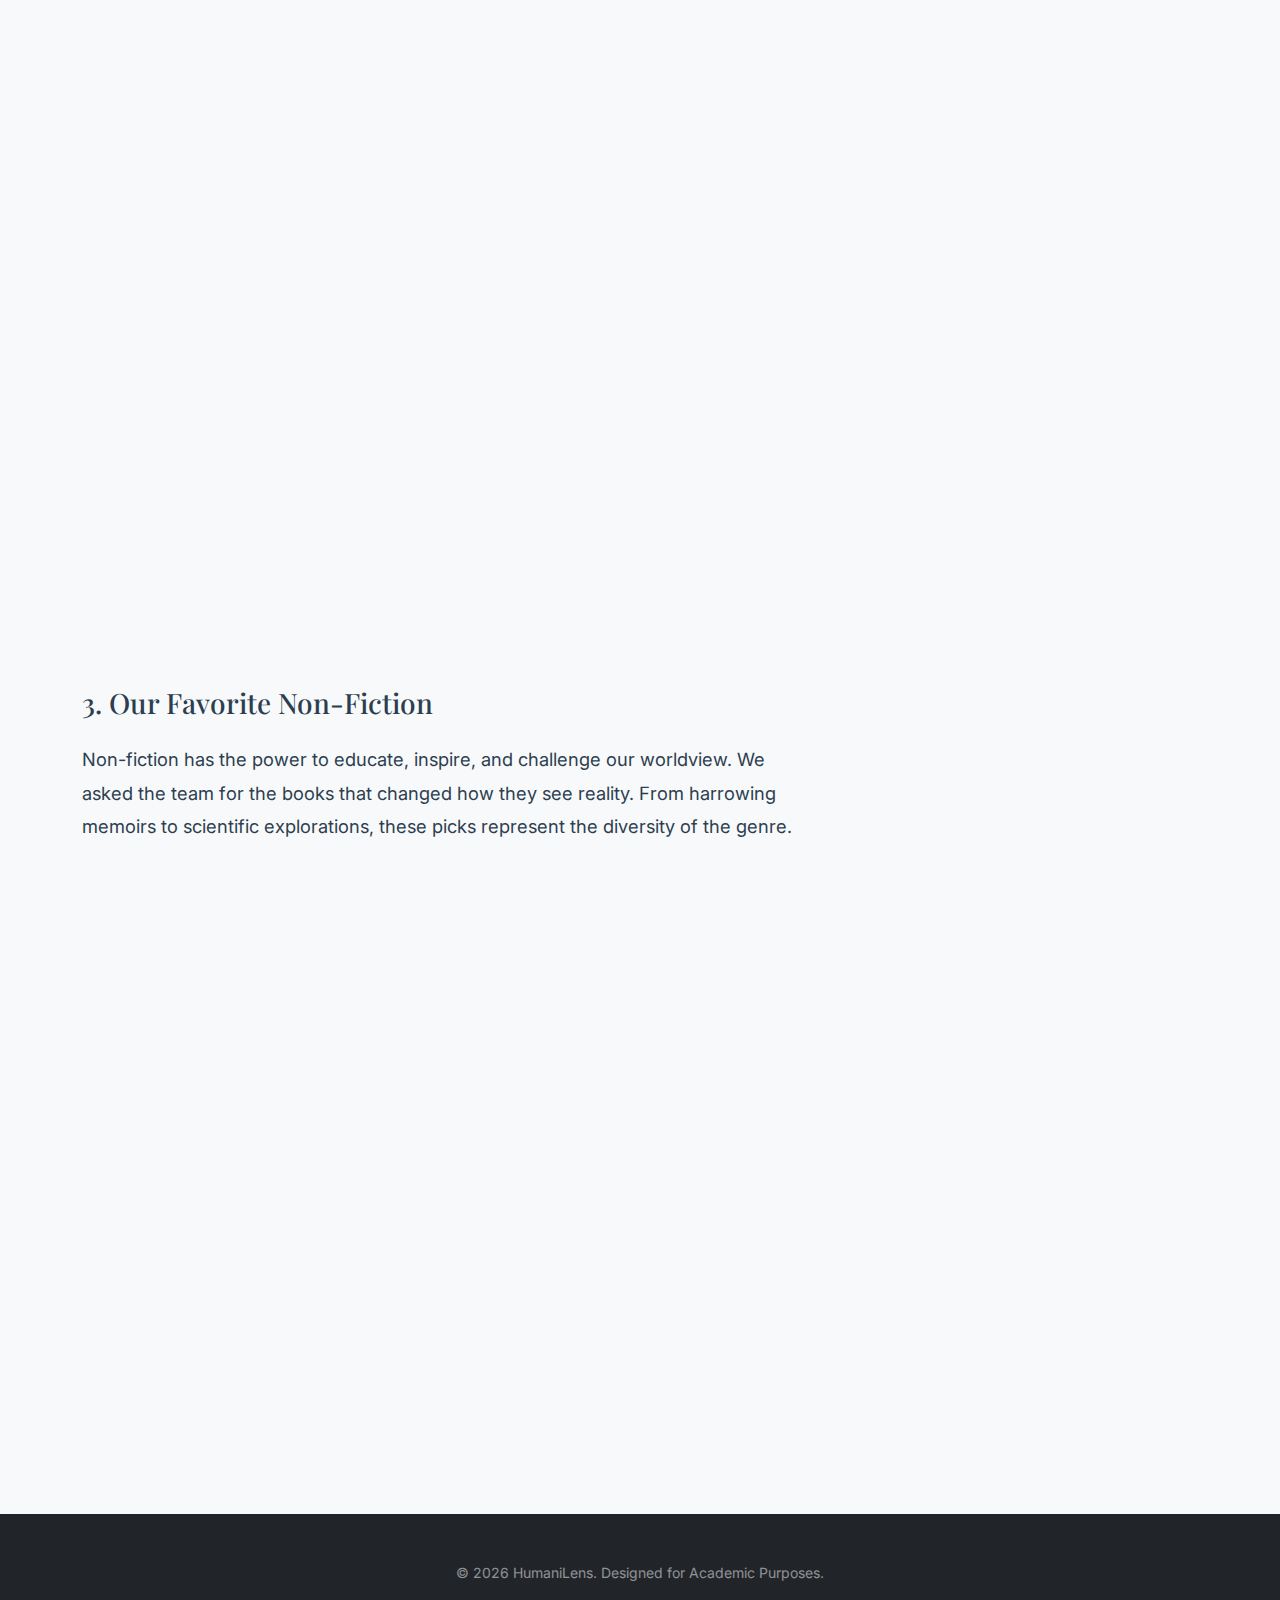
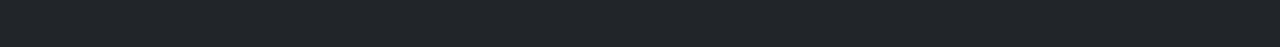
<file: creative-nonfiction.html>
<!DOCTYPE html>
<html lang="en">
<head>
    <meta charset="UTF-8">
    <meta name="viewport" content="width=device-width, initial-scale=1.0">
    <title>Creative Nonfiction: Truth Told Well | HumaniLens</title>
    <meta name="description" content="Creative Nonfiction: Blending factual accuracy with dramatic storytelling.">
    <meta name="author" content="HumaniLens Team">
    
    <!-- Bootstrap 5 CSS -->
    <link href="https://cdn.jsdelivr.net/npm/bootstrap@5.3.2/dist/css/bootstrap.min.css" rel="stylesheet">
    
    <!-- Google Fonts -->
    <link rel="preconnect" href="https://fonts.googleapis.com">
    <link rel="preconnect" href="https://fonts.gstatic.com" crossorigin>
    <link href="https://fonts.googleapis.com/css2?family=Inter:wght@300;400;500;600&family=Playfair+Display:ital,wght@0,400;0,600;0,700;1,400&display=swap" rel="stylesheet">
    
    <!-- Custom CSS -->
    <link rel="stylesheet" href="styles.css">
</head>
<body>
    <!-- Loader -->
    <div id="loader"><div class="spinner"></div></div>

    <!-- Scroll Progress -->
    <div class="progress-container">
        <div class="progress-bar" id="myBar"></div>
    </div>

    <!-- Navigation -->
    <nav class="navbar navbar-expand-lg navbar-dark sticky-top" id="mainNav">
        <div class="container">
            <a class="navbar-brand" href="index.html">HumaniLens</a>
            <button class="navbar-toggler" type="button" data-bs-toggle="collapse" data-bs-target="#navbarNav" aria-controls="navbarNav" aria-expanded="false" aria-label="Toggle navigation">
                <span class="navbar-toggler-icon"></span>
            </button>
            <div class="collapse navbar-collapse" id="navbarNav">
                <ul class="navbar-nav ms-auto">
                    <li class="nav-item"><a class="nav-link" href="creative-writing.html">Creative Writing</a></li>
                    <li class="nav-item"><a class="nav-link active" href="creative-nonfiction.html">Nonfiction</a></li>
                    <li class="nav-item"><a class="nav-link" href="diss.html">DISS</a></li>
                    <li class="nav-item"><a class="nav-link" href="religion.html">Religion</a></li>
                    <li class="nav-item"><a class="nav-link" href="diass.html">DIASS</a></li>
                    <li class="nav-item"><a class="nav-link" href="politics.html">Politics</a></li>
                    <li class="nav-item"><a class="nav-link" href="community.html">Community</a></li>
                    <li class="nav-item"><a class="nav-link" href="trends.html">Trends</a></li>
                </ul>
            </div>
        </div>
    </nav>

    <!-- Article Container -->
    <div class="container py-5">
        <div class="row justify-content-center">
            
            <!-- Main Content Column -->
            <main class="col-lg-8 fade-in">
                <!-- Article Header -->
                <header class="mb-5">
                    <span class="badge bg-primary mb-3 text-uppercase tracking-wide">Creative Nonfiction</span>
                    <h1 class="display-4 fw-bold font-playfair mb-3">Creative Nonfiction: The Art of Truth Told Well</h1>
                    <div class="d-flex align-items-center text-muted border-bottom pb-4">
                        <div class="small">
                            <span class="fw-bold text-dark">By HumaniLens Team</span>
                            <span class="mx-2">&bull;</span>
                            <span>October 27, 2023</span>
                        </div>
                    </div>
                </header>

                <!-- Featured Image -->
                <figure class="figure w-100 mb-5 fade-in">
                    <div class="card-header-placeholder rounded" style="height: 400px; background: linear-gradient(45deg, #89f7fe 0%, #66a6ff 100%);"></div>
                    <figcaption class="figure-caption mt-2 text-center">Capturing reality through a literary lens.</figcaption>
                </figure>

                <!-- Article Body -->
                <article class="article-body font-inter">
                    
                    <!-- Section 1: What is Creative Nonfiction? -->
                    <h2 id="what-is-cn" class="h3 font-playfair mb-3">1. What is Creative Nonfiction?</h2>
                    <p class="drop-cap">Creative Nonfiction is a genre that blends the factual accuracy of journalism with the dramatic structure of storytelling. According to the DepEd Senior High School Curriculum, this subject focuses on the formal elements and literary techniques of fiction and poetry, applying them to the narration of factual events and personal experiences <span class="text-muted small">(DepEd, 2016)</span>.</p>
                    
                    <p>For us, this subject has been a revelation. It taught us that our own lives are worthy of literature. Writing essays and memoirs forced us to examine our daily experiences not just as passing moments, but as stories with themes, characters, and meaning. It bridges the gap between the objective world and our subjective interpretation of it.</p>

                    <div class="section-divider fade-in"></div>

                    <!-- Section 2: Feature Story -->
                    <h2 id="feature-story" class="h3 font-playfair mb-4">2. Feature Story: James De Lejos</h2>
                    
                    <div class="feature-box fade-in mb-5">
                        <div class="feature-box-icon">✎</div>
                        <h3 class="h4 font-playfair fw-bold mb-3">The Voice in the Hallway</h3>
                        
                        <p>James De Lejos isn't just a student; he is a chronicler of the mundane. Often found in the corner of the library with a battered notebook, James has a unique talent for observing the small details that others miss—the way the morning light hits the canteen tables, or the nervous energy of students before a calculus exam.</p>
                        
                        <p>"I believe that every person has a story that deserves to be told with dignity," James says, adjusting his glasses. His latest piece on the unsung heroes of the school maintenance staff moved many to tears, proving that creative nonfiction isn't just about writing; it's about empathy.</p>

                        <div class="pull-quote my-4 p-3 border-start border-4 border-primary bg-light">
                            <p class="h5 font-playfair fst-italic mb-0 text-dark">"Real life is often stranger and more beautiful than anything we could invent."</p>
                        </div>

                        <p class="mb-0">Through his work, James reminds us that we don't need dragons or spaceships to find magic. Sometimes, the most profound stories are happening right in front of us, waiting for someone with the patience to write them down.</p>
                    </div>

                    <div class="section-divider fade-in"></div>

                    <!-- Section 3: Favorite Non-Fiction Stories -->
                    <h2 id="favorite-books" class="h3 font-playfair mb-4">3. Our Favorite Non-Fiction</h2>
                    <p class="mb-4">Non-fiction has the power to educate, inspire, and challenge our worldview. We asked the team for the books that changed how they see reality. From harrowing memoirs to scientific explorations, these picks represent the diversity of the genre.</p>

                    <div class="row g-4 mb-4">
                        <div class="col-md-6 fade-in">
                            <div class="member-quote-card p-4 h-100 rounded">
                                <h6 class="font-playfair fw-bold text-primary mb-2">Member 1</h6>
                                <p class="small fst-italic mb-0">"I recommend 'The Diary of a Young Girl' by Anne Frank. It’s a raw, honest look at humanity during its darkest hour."</p>
                            </div>
                        </div>
                        <div class="col-md-6 fade-in">
                            <div class="member-quote-card p-4 h-100 rounded">
                                <h6 class="font-playfair fw-bold text-primary mb-2">Member 2</h6>
                                <p class="small fst-italic mb-0">" 'In Cold Blood' by Truman Capote. It reads like a thriller but it's all true. It defined the genre for me."</p>
                            </div>
                        </div>
                        <div class="col-md-6 fade-in">
                            <div class="member-quote-card p-4 h-100 rounded">
                                <h6 class="font-playfair fw-bold text-primary mb-2">Member 3</h6>
                                <p class="small fst-italic mb-0">" 'Educated' by Tara Westover. It’s a powerful testament to the transformative power of education."</p>
                            </div>
                        </div>
                        <div class="col-md-6 fade-in">
                            <div class="member-quote-card p-4 h-100 rounded">
                                <h6 class="font-playfair fw-bold text-primary mb-2">Member 4</h6>
                                <p class="small fst-italic mb-0">" 'Tuesdays with Morrie'. It’s simple, philosophical, and heartbreakingly beautiful."</p>
                            </div>
                        </div>
                    </div>

                </article>

                <!-- Author Bio Box -->
                <div class="bg-light p-4 rounded mt-5 fade-in">
                    <h5 class="font-playfair">About the Section</h5>
                    <p class="small mb-0">The Creative Nonfiction section explores true stories told with literary flair, focusing on memoirs, profiles, and personal essays.</p>
                </div>
            </main>

            <!-- Sidebar -->
            <aside class="col-lg-4 mt-5 mt-lg-0">
                <div class="sticky-top" style="top: 100px; z-index: 1;">
                    
                    <!-- Quick Nav -->
                    <div class="card border-0 shadow-sm mb-4 fade-in">
                        <div class="card-body">
                            <h5 class="card-title font-playfair">In This Article</h5>
                            <ul class="list-unstyled small mb-0">
                                <li class="mb-2"><a href="#what-is-cn" class="text-decoration-none text-secondary">What is Creative Nonfiction?</a></li>
                                <li class="mb-2"><a href="#feature-story" class="text-decoration-none text-secondary">Feature: James De Lejos</a></li>
                                <li><a href="#favorite-books" class="text-decoration-none text-secondary">Favorite Books</a></li>
                            </ul>
                        </div>
                    </div>

                    <!-- Quote Box -->
                    <div class="card bg-primary text-white border-0 shadow-sm fade-in">
                        <div class="card-body text-center">
                            <p class="fst-italic mb-2">"Truth is stranger than fiction, but it is because Fiction is obliged to stick to possibilities; Truth isn't."</p>
                            <small>— Mark Twain</small>
                        </div>
                    </div>

                </div>
            </aside>
        </div>
    </div>

    <!-- Footer -->
    <footer class="bg-dark text-white py-5 mt-5">
        <div class="container text-center">
            <p class="small text-white-50">&copy; <span id="year"></span> HumaniLens. Designed for Academic Purposes.</p>
        </div>
    </footer>

    <!-- Back to Top Button -->
    <button id="back-to-top" class="btn btn-primary shadow" aria-label="Back to Top">↑</button>

    <!-- Bootstrap JS -->
    <script src="https://cdn.jsdelivr.net/npm/bootstrap@5.3.2/dist/js/bootstrap.bundle.min.js"></script>
    <!-- Custom JS -->
    <script src="script.js"></script>
</body>
</html>
</file>
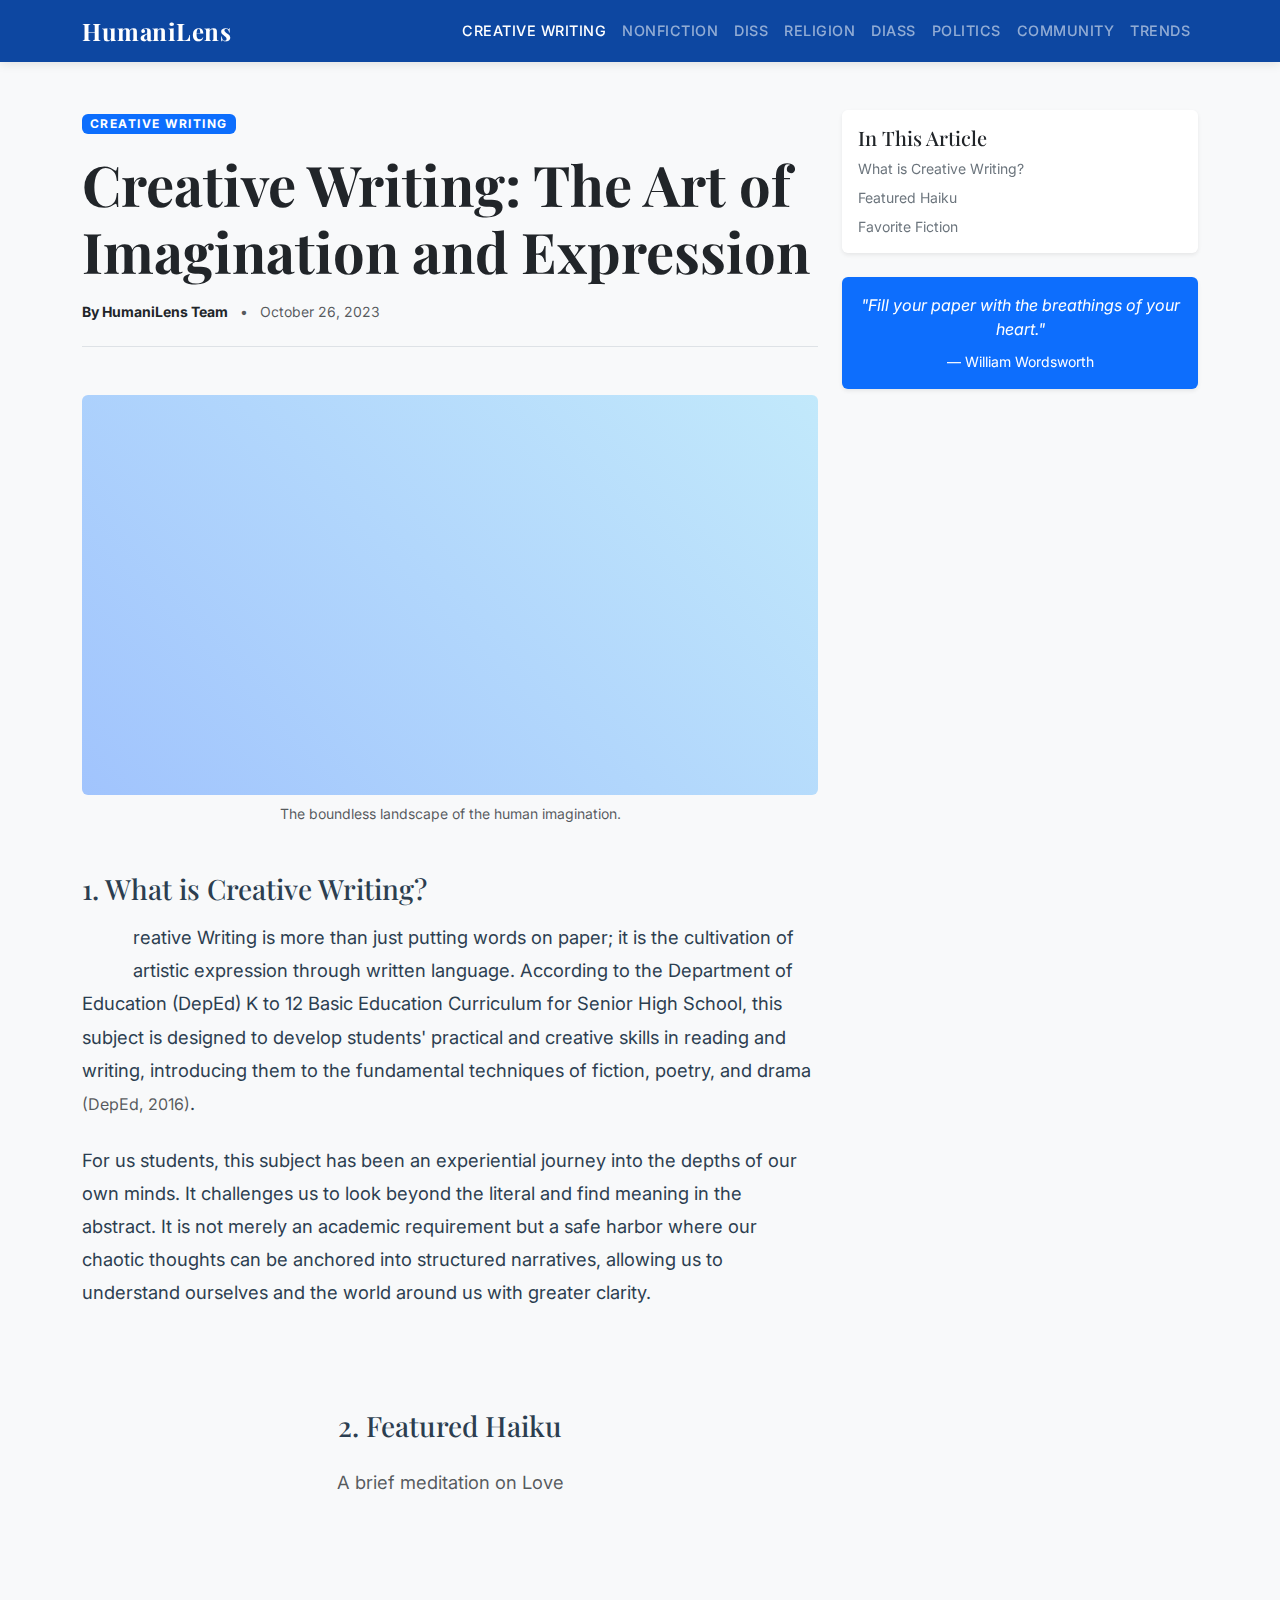
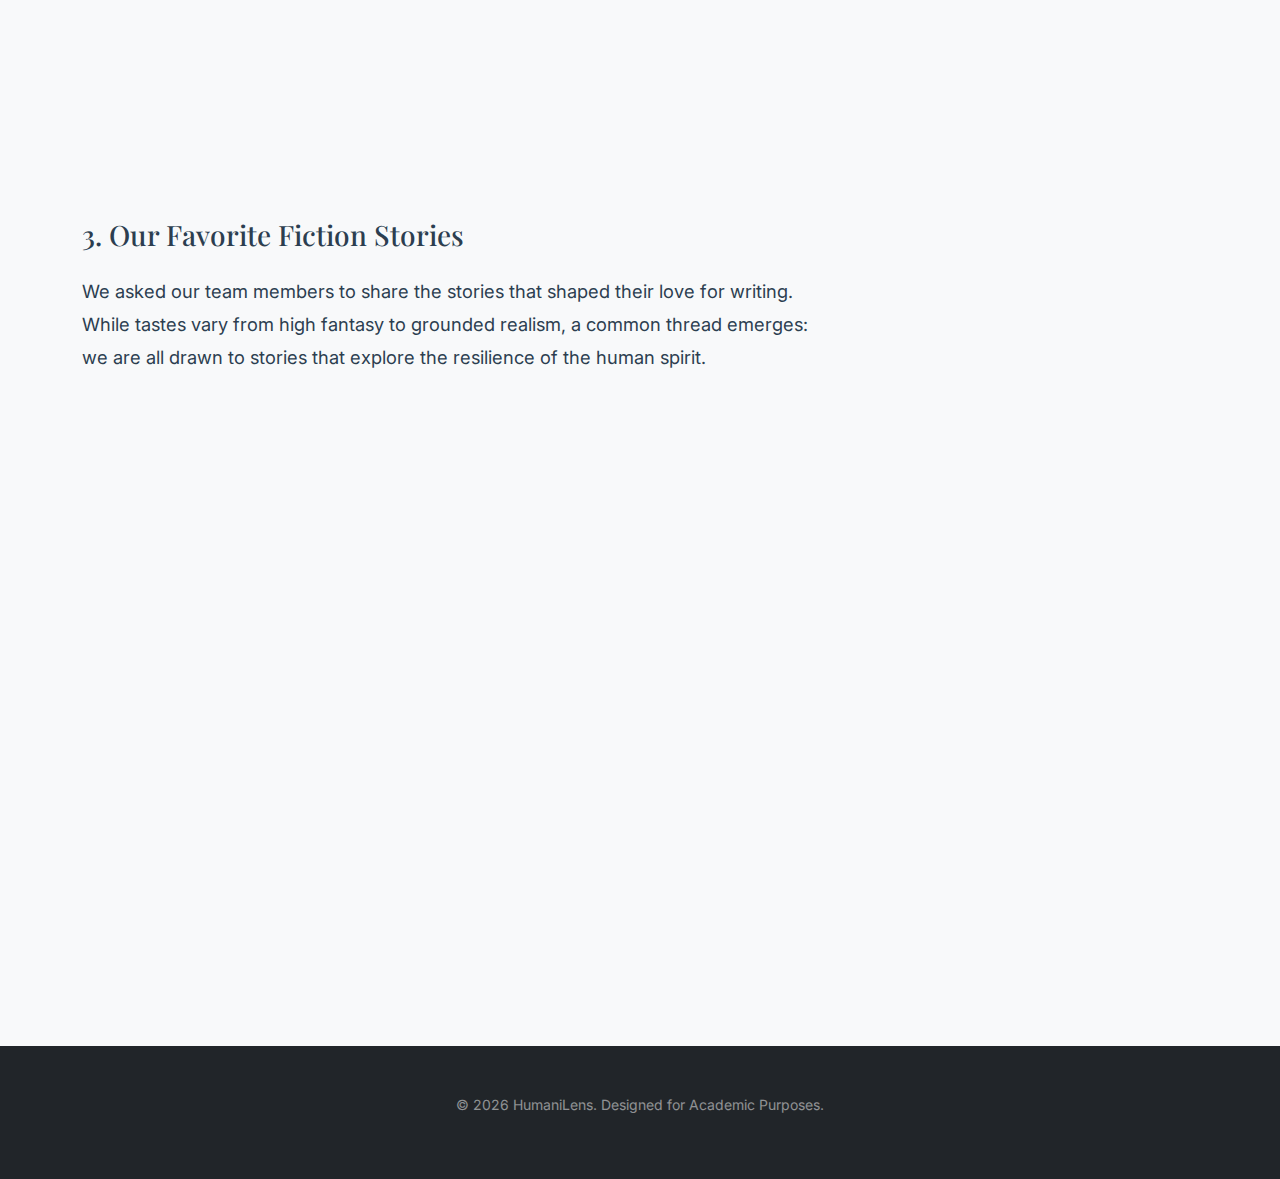
<file: creative-writing.html>
<!DOCTYPE html>
<html lang="en">
<head>
    <meta charset="UTF-8">
    <meta name="viewport" content="width=device-width, initial-scale=1.0">
    <title>Creative Writing: The Art of Imagination | HumaniLens</title>
    <meta name="description" content="Creative Writing: The Art of Imagination and Expression. Exploring fiction, poetry, and drama in HUMSS.">
    <meta name="author" content="HumaniLens Team">
    
    <!-- Bootstrap 5 CSS -->
    <link href="https://cdn.jsdelivr.net/npm/bootstrap@5.3.2/dist/css/bootstrap.min.css" rel="stylesheet">
    
    <!-- Google Fonts -->
    <link rel="preconnect" href="https://fonts.googleapis.com">
    <link rel="preconnect" href="https://fonts.gstatic.com" crossorigin>
    <link href="https://fonts.googleapis.com/css2?family=Inter:wght@300;400;500;600&family=Playfair+Display:ital,wght@0,400;0,600;0,700;1,400&display=swap" rel="stylesheet">
    
    <!-- Custom CSS -->
    <link rel="stylesheet" href="styles.css">
</head>
<body>
    <!-- Loader -->
    <div id="loader"><div class="spinner"></div></div>

    <!-- Scroll Progress -->
    <div class="progress-container">
        <div class="progress-bar" id="myBar"></div>
    </div>

    <!-- Navigation -->
    <nav class="navbar navbar-expand-lg navbar-dark sticky-top" id="mainNav">
        <div class="container">
            <a class="navbar-brand" href="index.html">HumaniLens</a>
            <button class="navbar-toggler" type="button" data-bs-toggle="collapse" data-bs-target="#navbarNav" aria-controls="navbarNav" aria-expanded="false" aria-label="Toggle navigation">
                <span class="navbar-toggler-icon"></span>
            </button>
            <div class="collapse navbar-collapse" id="navbarNav">
                <ul class="navbar-nav ms-auto">
                    <li class="nav-item"><a class="nav-link active" href="creative-writing.html">Creative Writing</a></li>
                    <li class="nav-item"><a class="nav-link" href="creative-nonfiction.html">Nonfiction</a></li>
                    <li class="nav-item"><a class="nav-link" href="diss.html">DISS</a></li>
                    <li class="nav-item"><a class="nav-link" href="religion.html">Religion</a></li>
                    <li class="nav-item"><a class="nav-link" href="diass.html">DIASS</a></li>
                    <li class="nav-item"><a class="nav-link" href="politics.html">Politics</a></li>
                    <li class="nav-item"><a class="nav-link" href="community.html">Community</a></li>
                    <li class="nav-item"><a class="nav-link" href="trends.html">Trends</a></li>
                </ul>
            </div>
        </div>
    </nav>

    <!-- Article Container -->
    <div class="container py-5">
        <div class="row justify-content-center">
            
            <!-- Main Content Column -->
            <main class="col-lg-8 fade-in">
                <!-- Article Header -->
                <header class="mb-5">
                    <span class="badge bg-primary mb-3 text-uppercase tracking-wide">Creative Writing</span>
                    <h1 class="display-4 fw-bold font-playfair mb-3">Creative Writing: The Art of Imagination and Expression</h1>
                    <div class="d-flex align-items-center text-muted border-bottom pb-4">
                        <div class="small">
                            <span class="fw-bold text-dark">By HumaniLens Team</span>
                            <span class="mx-2">&bull;</span>
                            <span>October 26, 2023</span>
                        </div>
                    </div>
                </header>

                <!-- Featured Image -->
                <figure class="figure w-100 mb-5 fade-in">
                    <div class="card-header-placeholder rounded" style="height: 400px; background: linear-gradient(45deg, #a1c4fd 0%, #c2e9fb 100%);"></div>
                    <figcaption class="figure-caption mt-2 text-center">The boundless landscape of the human imagination.</figcaption>
                </figure>

                <!-- Article Body -->
                <article class="article-body font-inter">
                    
                    <!-- Section 1: What is Creative Writing? -->
                    <h2 id="what-is-cw" class="h3 font-playfair mb-3">1. What is Creative Writing?</h2>
                    <p class="drop-cap">Creative Writing is more than just putting words on paper; it is the cultivation of artistic expression through written language. According to the Department of Education (DepEd) K to 12 Basic Education Curriculum for Senior High School, this subject is designed to develop students' practical and creative skills in reading and writing, introducing them to the fundamental techniques of fiction, poetry, and drama <span class="text-muted small">(DepEd, 2016)</span>.</p>
                    
                    <p>For us students, this subject has been an experiential journey into the depths of our own minds. It challenges us to look beyond the literal and find meaning in the abstract. It is not merely an academic requirement but a safe harbor where our chaotic thoughts can be anchored into structured narratives, allowing us to understand ourselves and the world around us with greater clarity.</p>

                    <div class="section-divider fade-in"></div>

                    <!-- Section 2: Featured Haiku -->
                    <h2 id="featured-haiku" class="h3 font-playfair mb-4 text-center">2. Featured Haiku</h2>
                    <p class="text-center text-muted mb-4">A brief meditation on Love</p>
                    
                    <div class="poetry-box fade-in mx-auto" style="max-width: 500px;">
                        <p class="mb-2">Soft whisper of wind,</p>
                        <p class="mb-2">Hearts entwine in golden light,</p>
                        <p class="mb-0">Love blooms in the spring.</p>
                    </div>

                    <div class="section-divider fade-in"></div>

                    <!-- Section 3: Favorite Fiction Stories -->
                    <h2 id="favorite-fiction" class="h3 font-playfair mb-4">3. Our Favorite Fiction Stories</h2>
                    <p class="mb-4">We asked our team members to share the stories that shaped their love for writing. While tastes vary from high fantasy to grounded realism, a common thread emerges: we are all drawn to stories that explore the resilience of the human spirit.</p>

                    <div class="row g-4 mb-4">
                        <div class="col-md-6 fade-in">
                            <div class="member-quote-card p-4 h-100 rounded">
                                <h6 class="font-playfair fw-bold text-primary mb-2">Member 1</h6>
                                <p class="small fst-italic mb-0">"I love 'The Little Prince' because it reminds me that the most important things in life are invisible to the eye."</p>
                            </div>
                        </div>
                        <div class="col-md-6 fade-in">
                            <div class="member-quote-card p-4 h-100 rounded">
                                <h6 class="font-playfair fw-bold text-primary mb-2">Member 2</h6>
                                <p class="small fst-italic mb-0">"For me, it's 'Harry Potter'. It taught me that words are, in my not-so-humble opinion, our most inexhaustible source of magic."</p>
                            </div>
                        </div>
                        <div class="col-md-6 fade-in">
                            <div class="member-quote-card p-4 h-100 rounded">
                                <h6 class="font-playfair fw-bold text-primary mb-2">Member 3</h6>
                                <p class="small fst-italic mb-0">"I prefer 'To Kill a Mockingbird'. It shows how fiction can be a powerful mirror to society's reality."</p>
                            </div>
                        </div>
                        <div class="col-md-6 fade-in">
                            <div class="member-quote-card p-4 h-100 rounded">
                                <h6 class="font-playfair fw-bold text-primary mb-2">Member 4</h6>
                                <p class="small fst-italic mb-0">"My favorite is 'The Alchemist'. It inspires me to pursue my own personal legend despite the odds."</p>
                            </div>
                        </div>
                    </div>

                </article>

                <!-- Author Bio Box -->
                <div class="bg-light p-4 rounded mt-5 fade-in">
                    <h5 class="font-playfair">About the Section</h5>
                    <p class="small mb-0">The Creative Writing section of HumaniLens is dedicated to showcasing the literary talents and critical reflections of the HUMSS strand.</p>
                </div>
            </main>

            <!-- Sidebar -->
            <aside class="col-lg-4 mt-5 mt-lg-0">
                <div class="sticky-top" style="top: 100px; z-index: 1;">
                    
                    <!-- Quick Nav -->
                    <div class="card border-0 shadow-sm mb-4 fade-in">
                        <div class="card-body">
                            <h5 class="card-title font-playfair">In This Article</h5>
                            <ul class="list-unstyled small mb-0">
                                <li class="mb-2"><a href="#what-is-cw" class="text-decoration-none text-secondary">What is Creative Writing?</a></li>
                                <li class="mb-2"><a href="#featured-haiku" class="text-decoration-none text-secondary">Featured Haiku</a></li>
                                <li><a href="#favorite-fiction" class="text-decoration-none text-secondary">Favorite Fiction</a></li>
                            </ul>
                        </div>
                    </div>

                    <!-- Quote Box -->
                    <div class="card bg-primary text-white border-0 shadow-sm fade-in">
                        <div class="card-body text-center">
                            <p class="fst-italic mb-2">"Fill your paper with the breathings of your heart."</p>
                            <small>— William Wordsworth</small>
                        </div>
                    </div>

                </div>
            </aside>
        </div>
    </div>

    <!-- Footer -->
    <footer class="bg-dark text-white py-5 mt-5">
        <div class="container text-center">
            <p class="small text-white-50">&copy; <span id="year"></span> HumaniLens. Designed for Academic Purposes.</p>
        </div>
    </footer>

    <!-- Back to Top Button -->
    <button id="back-to-top" class="btn btn-primary shadow" aria-label="Back to Top">↑</button>

    <!-- Bootstrap JS -->
    <script src="https://cdn.jsdelivr.net/npm/bootstrap@5.3.2/dist/js/bootstrap.bundle.min.js"></script>
    <!-- Custom JS -->
    <script src="script.js"></script>
</body>
</html>
</file>
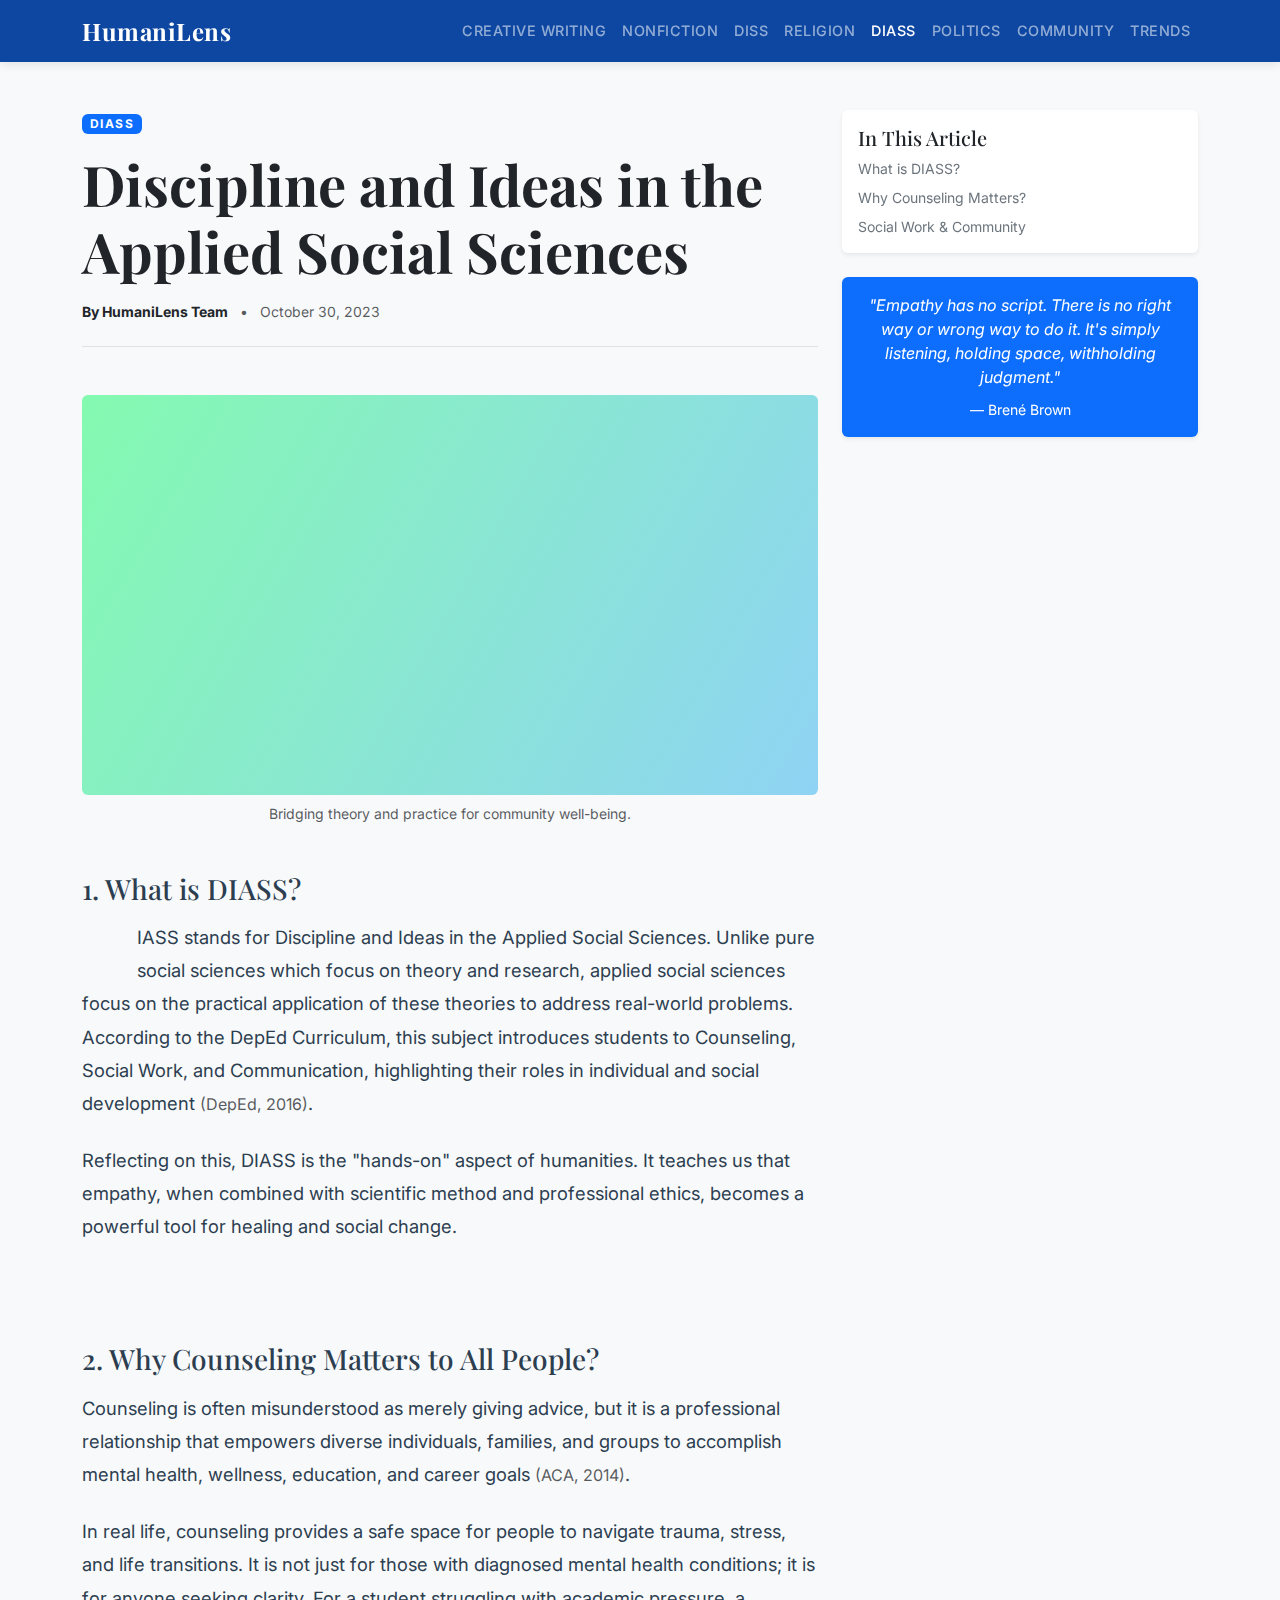
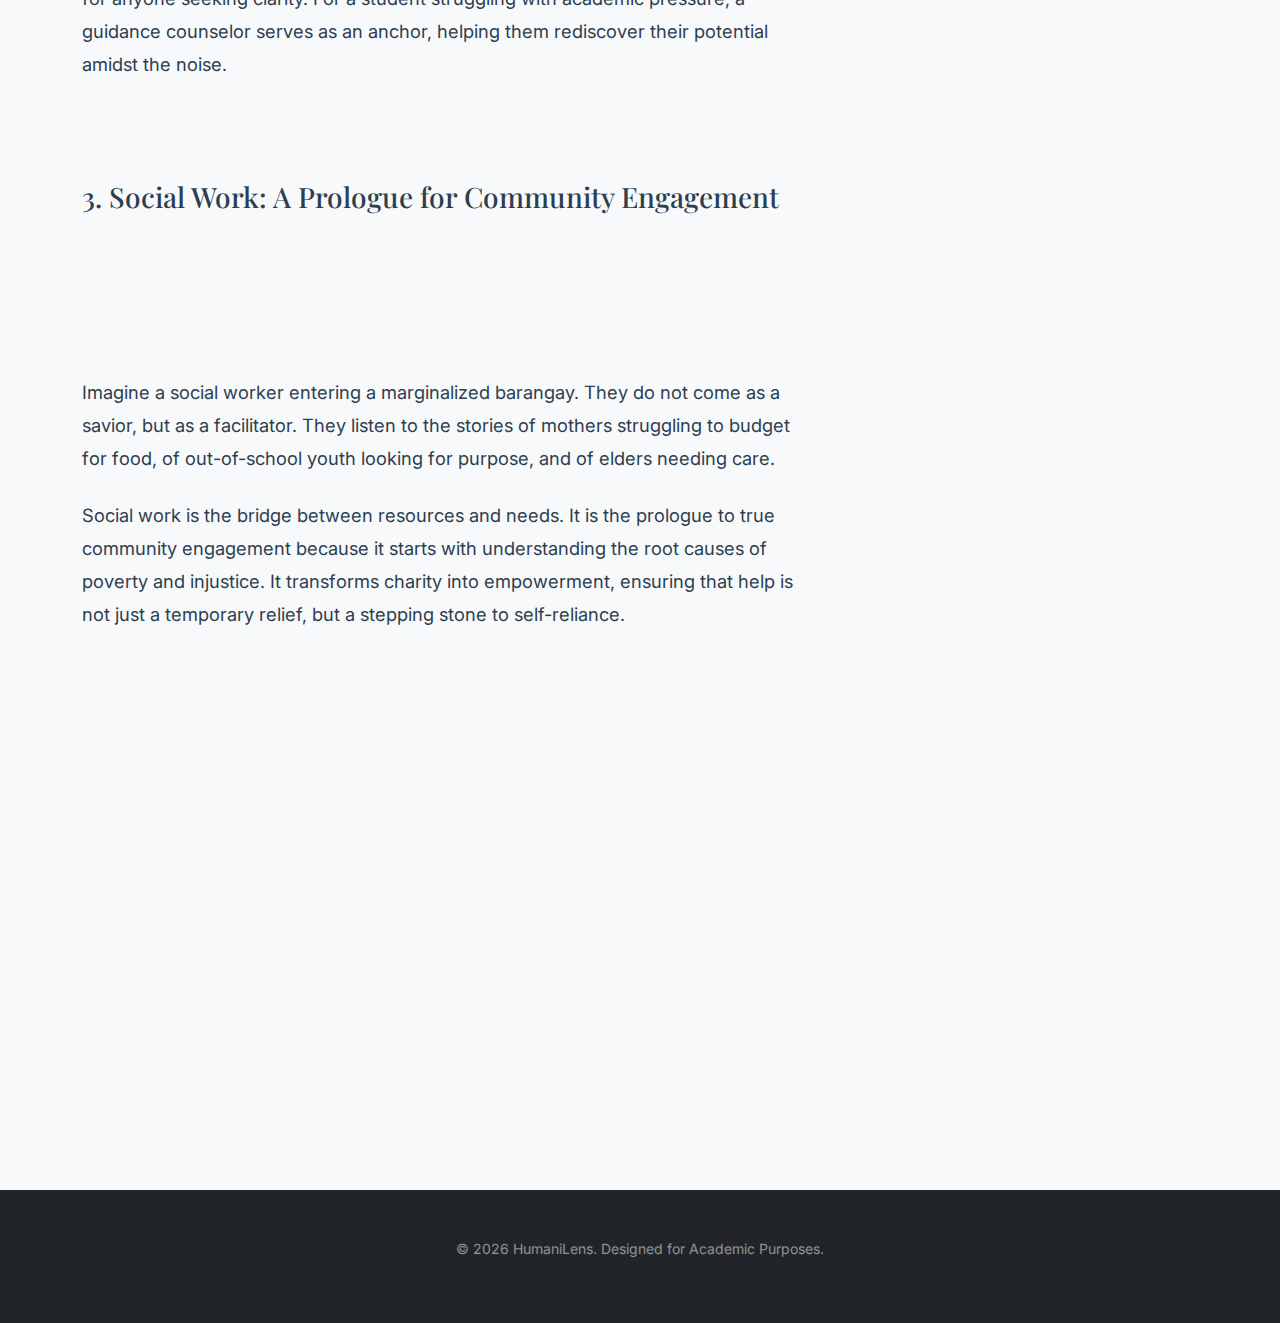
<file: diass.html>
<!DOCTYPE html>
<html lang="en">
<head>
    <meta charset="UTF-8">
    <meta name="viewport" content="width=device-width, initial-scale=1.0">
    <title>DIASS: Counseling & Social Work | HumaniLens</title>
    <meta name="description" content="Discipline and Ideas in the Applied Social Sciences (DIASS): Counseling, Social Work, and Communication.">
    <meta name="author" content="HumaniLens Team">
    
    <!-- Bootstrap 5 CSS -->
    <link href="https://cdn.jsdelivr.net/npm/bootstrap@5.3.2/dist/css/bootstrap.min.css" rel="stylesheet">
    
    <!-- Google Fonts -->
    <link rel="preconnect" href="https://fonts.googleapis.com">
    <link rel="preconnect" href="https://fonts.gstatic.com" crossorigin>
    <link href="https://fonts.googleapis.com/css2?family=Inter:wght@300;400;500;600&family=Playfair+Display:ital,wght@0,400;0,600;0,700;1,400&display=swap" rel="stylesheet">
    
    <!-- Custom CSS -->
    <link rel="stylesheet" href="styles.css">
</head>
<body>
    <!-- Loader -->
    <div id="loader"><div class="spinner"></div></div>

    <!-- Scroll Progress -->
    <div class="progress-container">
        <div class="progress-bar" id="myBar"></div>
    </div>

    <!-- Navigation -->
    <nav class="navbar navbar-expand-lg navbar-dark sticky-top" id="mainNav">
        <div class="container">
            <a class="navbar-brand" href="index.html">HumaniLens</a>
            <button class="navbar-toggler" type="button" data-bs-toggle="collapse" data-bs-target="#navbarNav" aria-controls="navbarNav" aria-expanded="false" aria-label="Toggle navigation">
                <span class="navbar-toggler-icon"></span>
            </button>
            <div class="collapse navbar-collapse" id="navbarNav">
                <ul class="navbar-nav ms-auto">
                    <li class="nav-item"><a class="nav-link" href="creative-writing.html">Creative Writing</a></li>
                    <li class="nav-item"><a class="nav-link" href="creative-nonfiction.html">Nonfiction</a></li>
                    <li class="nav-item"><a class="nav-link" href="diss.html">DISS</a></li>
                    <li class="nav-item"><a class="nav-link" href="religion.html">Religion</a></li>
                    <li class="nav-item"><a class="nav-link active" href="diass.html">DIASS</a></li>
                    <li class="nav-item"><a class="nav-link" href="politics.html">Politics</a></li>
                    <li class="nav-item"><a class="nav-link" href="community.html">Community</a></li>
                    <li class="nav-item"><a class="nav-link" href="trends.html">Trends</a></li>
                </ul>
            </div>
        </div>
    </nav>

    <!-- Article Container -->
    <div class="container py-5">
        <div class="row justify-content-center">
            
            <!-- Main Content Column -->
            <main class="col-lg-8 fade-in">
                <!-- Article Header -->
                <header class="mb-5">
                    <span class="badge bg-primary mb-3 text-uppercase tracking-wide">DIASS</span>
                    <h1 class="display-4 fw-bold font-playfair mb-3">Discipline and Ideas in the Applied Social Sciences</h1>
                    <div class="d-flex align-items-center text-muted border-bottom pb-4">
                        <div class="small">
                            <span class="fw-bold text-dark">By HumaniLens Team</span>
                            <span class="mx-2">&bull;</span>
                            <span>October 30, 2023</span>
                        </div>
                    </div>
                </header>

                <!-- Featured Image -->
                <figure class="figure w-100 mb-5 fade-in">
                    <div class="card-header-placeholder rounded" style="height: 400px; background: linear-gradient(120deg, #84fab0 0%, #8fd3f4 100%);"></div>
                    <figcaption class="figure-caption mt-2 text-center">Bridging theory and practice for community well-being.</figcaption>
                </figure>

                <!-- Article Body -->
                <article class="article-body font-inter">
                    
                    <!-- Section 1: What is DIASS? -->
                    <h2 id="what-is-diass" class="h3 font-playfair mb-3">1. What is DIASS?</h2>
                    <p class="drop-cap">DIASS stands for Discipline and Ideas in the Applied Social Sciences. Unlike pure social sciences which focus on theory and research, applied social sciences focus on the practical application of these theories to address real-world problems. According to the DepEd Curriculum, this subject introduces students to Counseling, Social Work, and Communication, highlighting their roles in individual and social development <span class="text-muted small">(DepEd, 2016)</span>.</p>
                    
                    <p>Reflecting on this, DIASS is the "hands-on" aspect of humanities. It teaches us that empathy, when combined with scientific method and professional ethics, becomes a powerful tool for healing and social change.</p>

                    <div class="section-divider fade-in"></div>

                    <!-- Section 2: Why Counseling Matters? -->
                    <h2 id="why-counseling-matters" class="h3 font-playfair mb-3">2. Why Counseling Matters to All People?</h2>
                    <p>Counseling is often misunderstood as merely giving advice, but it is a professional relationship that empowers diverse individuals, families, and groups to accomplish mental health, wellness, education, and career goals <span class="text-muted small">(ACA, 2014)</span>.</p>
                    
                    <p>In real life, counseling provides a safe space for people to navigate trauma, stress, and life transitions. It is not just for those with diagnosed mental health conditions; it is for anyone seeking clarity. For a student struggling with academic pressure, a guidance counselor serves as an anchor, helping them rediscover their potential amidst the noise.</p>

                    <div class="section-divider fade-in"></div>

                    <!-- Section 3: Social Work (Narrative Style) -->
                    <h2 id="social-work" class="h3 font-playfair mb-4">3. Social Work: A Prologue for Community Engagement</h2>
                    <div class="bg-light p-4 rounded mb-4 border-start border-4 border-primary fade-in">
                        <p class="fst-italic mb-0">"The community is not just a place where we live; it is a living organism that breathes through the connections we make."</p>
                    </div>
                    
                    <p>Imagine a social worker entering a marginalized barangay. They do not come as a savior, but as a facilitator. They listen to the stories of mothers struggling to budget for food, of out-of-school youth looking for purpose, and of elders needing care.</p>
                    
                    <p>Social work is the bridge between resources and needs. It is the prologue to true community engagement because it starts with understanding the root causes of poverty and injustice. It transforms charity into empowerment, ensuring that help is not just a temporary relief, but a stepping stone to self-reliance.</p>

                    <!-- Animated Statistics -->
                    <div class="row g-4 mt-4 mb-5">
                        <div class="col-md-4 fade-in">
                            <div class="stat-card h-100">
                                <span class="stat-number" data-target="42000">0</span>
                                <p class="small text-muted text-uppercase fw-bold">Social Workers in PH</p>
                            </div>
                        </div>
                        <div class="col-md-4 fade-in">
                            <div class="stat-card h-100">
                                <span class="stat-number" data-target="100">0</span>
                                <p class="small text-muted text-uppercase fw-bold">% Commitment</p>
                            </div>
                        </div>
                        <div class="col-md-4 fade-in">
                            <div class="stat-card h-100">
                                <span class="stat-number" data-target="1986">0</span>
                                <p class="small text-muted text-uppercase fw-bold">Year of Empowerment</p>
                            </div>
                        </div>
                    </div>

                </article>

                <!-- Author Bio Box -->
                <div class="bg-light p-4 rounded mt-5 fade-in">
                    <h5 class="font-playfair">About the Section</h5>
                    <p class="small mb-0">The DIASS section focuses on the practical application of social science theories in counseling, social work, and communication.</p>
                </div>
            </main>

            <!-- Sidebar -->
            <aside class="col-lg-4 mt-5 mt-lg-0">
                <div class="sticky-top" style="top: 100px; z-index: 1;">
                    
                    <!-- Quick Nav -->
                    <div class="card border-0 shadow-sm mb-4 fade-in">
                        <div class="card-body">
                            <h5 class="card-title font-playfair">In This Article</h5>
                            <ul class="list-unstyled small mb-0">
                                <li class="mb-2"><a href="#what-is-diass" class="text-decoration-none text-secondary">What is DIASS?</a></li>
                                <li class="mb-2"><a href="#why-counseling-matters" class="text-decoration-none text-secondary">Why Counseling Matters?</a></li>
                                <li><a href="#social-work" class="text-decoration-none text-secondary">Social Work & Community</a></li>
                            </ul>
                        </div>
                    </div>

                    <!-- Quote Box -->
                    <div class="card bg-primary text-white border-0 shadow-sm fade-in">
                        <div class="card-body text-center">
                            <p class="fst-italic mb-2">"Empathy has no script. There is no right way or wrong way to do it. It's simply listening, holding space, withholding judgment."</p>
                            <small>— Brené Brown</small>
                        </div>
                    </div>

                </div>
            </aside>
        </div>
    </div>

    <!-- Footer -->
    <footer class="bg-dark text-white py-5 mt-5">
        <div class="container text-center">
            <p class="small text-white-50">&copy; <span id="year"></span> HumaniLens. Designed for Academic Purposes.</p>
        </div>
    </footer>

    <!-- Back to Top Button -->
    <button id="back-to-top" class="btn btn-primary shadow" aria-label="Back to Top">↑</button>

    <!-- Bootstrap JS -->
    <script src="https://cdn.jsdelivr.net/npm/bootstrap@5.3.2/dist/js/bootstrap.bundle.min.js"></script>
    <!-- Custom JS -->
    <script src="script.js"></script>
</body>
</html>
</file>
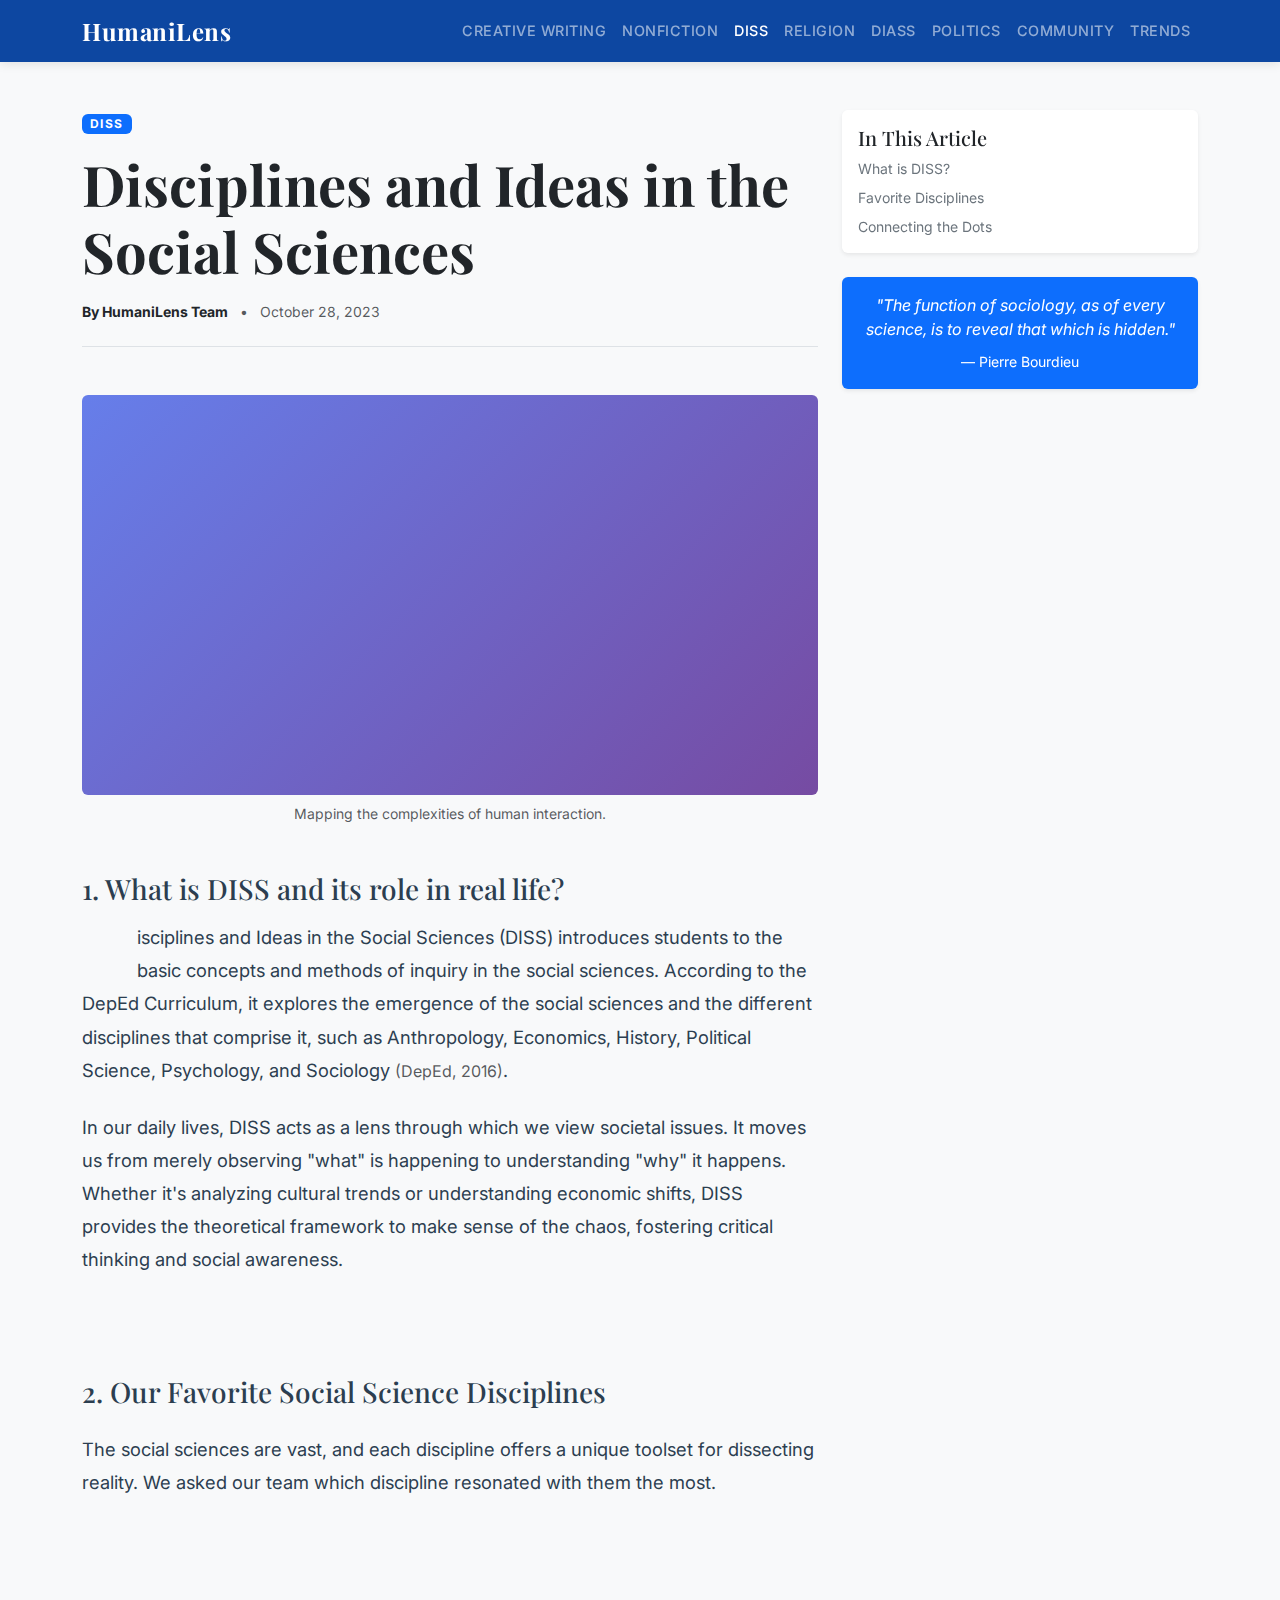
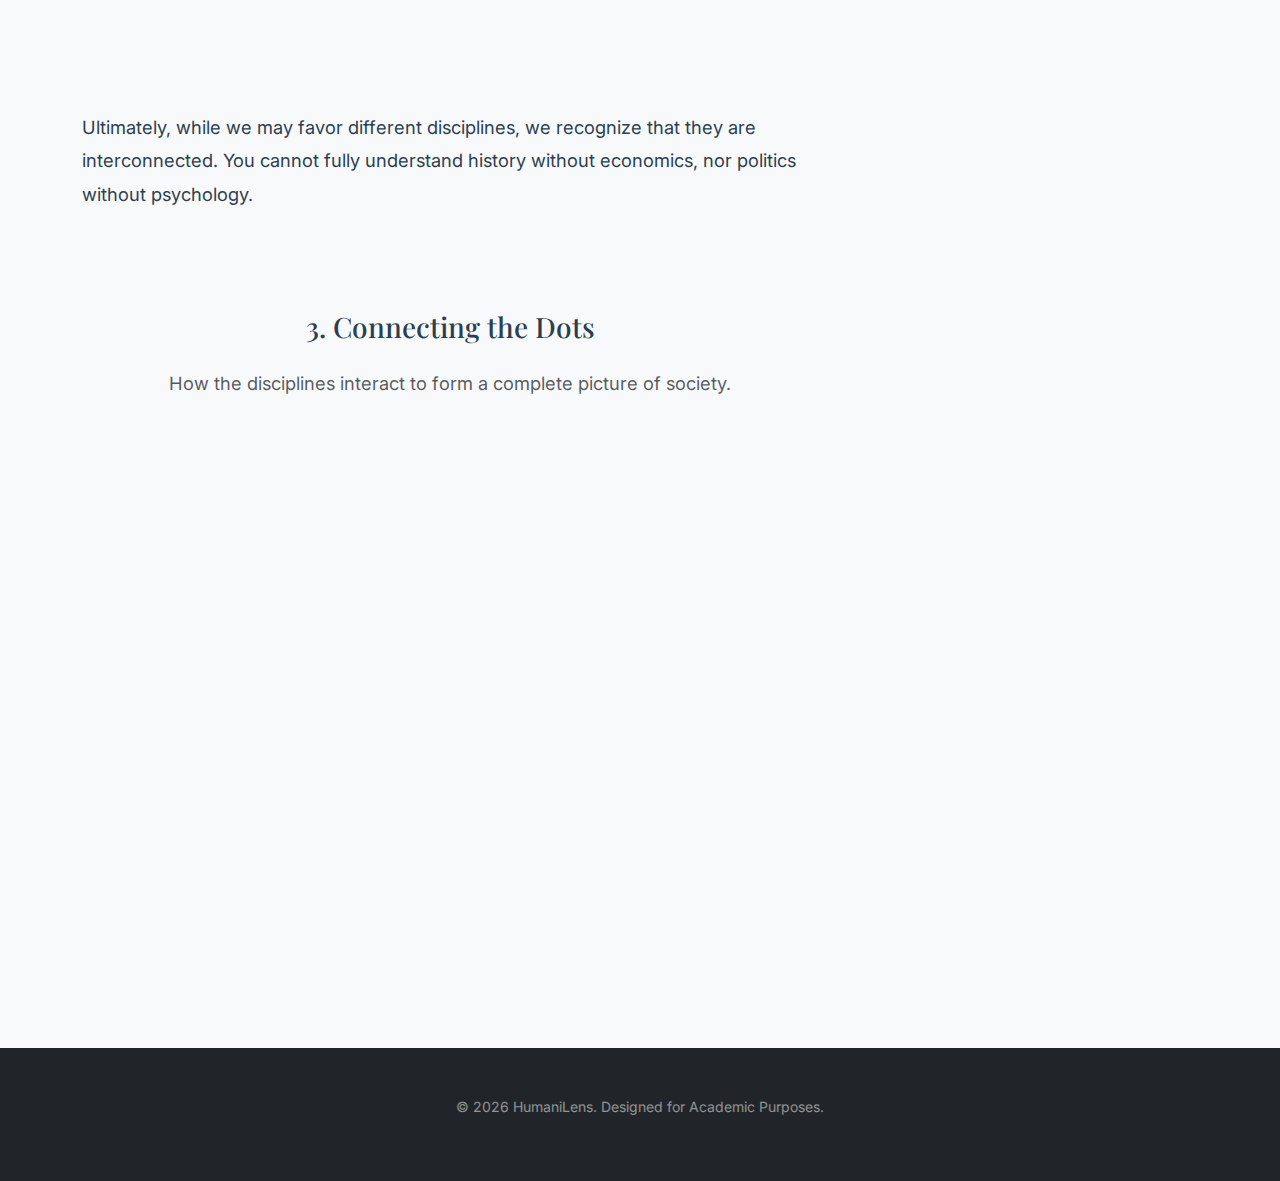
<file: diss.html>
<!DOCTYPE html>
<html lang="en">
<head>
    <meta charset="UTF-8">
    <meta name="viewport" content="width=device-width, initial-scale=1.0">
    <title>DISS: Understanding Society | HumaniLens</title>
    <meta name="description" content="Disciplines and Ideas in the Social Sciences (DISS): Understanding society through Anthropology, Economics, History, and more.">
    <meta name="author" content="HumaniLens Team">
    
    <!-- Bootstrap 5 CSS -->
    <link href="https://cdn.jsdelivr.net/npm/bootstrap@5.3.2/dist/css/bootstrap.min.css" rel="stylesheet">
    
    <!-- Google Fonts -->
    <link rel="preconnect" href="https://fonts.googleapis.com">
    <link rel="preconnect" href="https://fonts.gstatic.com" crossorigin>
    <link href="https://fonts.googleapis.com/css2?family=Inter:wght@300;400;500;600&family=Playfair+Display:ital,wght@0,400;0,600;0,700;1,400&display=swap" rel="stylesheet">
    
    <!-- Custom CSS -->
    <link rel="stylesheet" href="styles.css">
</head>
<body>
    <!-- Loader -->
    <div id="loader"><div class="spinner"></div></div>

    <!-- Scroll Progress -->
    <div class="progress-container">
        <div class="progress-bar" id="myBar"></div>
    </div>

    <!-- Navigation -->
    <nav class="navbar navbar-expand-lg navbar-dark sticky-top" id="mainNav">
        <div class="container">
            <a class="navbar-brand" href="index.html">HumaniLens</a>
            <button class="navbar-toggler" type="button" data-bs-toggle="collapse" data-bs-target="#navbarNav" aria-controls="navbarNav" aria-expanded="false" aria-label="Toggle navigation">
                <span class="navbar-toggler-icon"></span>
            </button>
            <div class="collapse navbar-collapse" id="navbarNav">
                <ul class="navbar-nav ms-auto">
                    <li class="nav-item"><a class="nav-link" href="creative-writing.html">Creative Writing</a></li>
                    <li class="nav-item"><a class="nav-link" href="creative-nonfiction.html">Nonfiction</a></li>
                    <li class="nav-item"><a class="nav-link active" href="diss.html">DISS</a></li>
                    <li class="nav-item"><a class="nav-link" href="religion.html">Religion</a></li>
                    <li class="nav-item"><a class="nav-link" href="diass.html">DIASS</a></li>
                    <li class="nav-item"><a class="nav-link" href="politics.html">Politics</a></li>
                    <li class="nav-item"><a class="nav-link" href="community.html">Community</a></li>
                    <li class="nav-item"><a class="nav-link" href="trends.html">Trends</a></li>
                </ul>
            </div>
        </div>
    </nav>

    <!-- Article Container -->
    <div class="container py-5">
        <div class="row justify-content-center">
            
            <!-- Main Content Column -->
            <main class="col-lg-8 fade-in">
                <!-- Article Header -->
                <header class="mb-5">
                    <span class="badge bg-primary mb-3 text-uppercase tracking-wide">DISS</span>
                    <h1 class="display-4 fw-bold font-playfair mb-3">Disciplines and Ideas in the Social Sciences</h1>
                    <div class="d-flex align-items-center text-muted border-bottom pb-4">
                        <div class="small">
                            <span class="fw-bold text-dark">By HumaniLens Team</span>
                            <span class="mx-2">&bull;</span>
                            <span>October 28, 2023</span>
                        </div>
                    </div>
                </header>

                <!-- Featured Image -->
                <figure class="figure w-100 mb-5 fade-in">
                    <div class="card-header-placeholder rounded" style="height: 400px; background: linear-gradient(135deg, #667eea 0%, #764ba2 100%);"></div>
                    <figcaption class="figure-caption mt-2 text-center">Mapping the complexities of human interaction.</figcaption>
                </figure>

                <!-- Article Body -->
                <article class="article-body font-inter">
                    
                    <!-- Section 1: What is DISS? -->
                    <h2 id="what-is-diss" class="h3 font-playfair mb-3">1. What is DISS and its role in real life?</h2>
                    <p class="drop-cap">Disciplines and Ideas in the Social Sciences (DISS) introduces students to the basic concepts and methods of inquiry in the social sciences. According to the DepEd Curriculum, it explores the emergence of the social sciences and the different disciplines that comprise it, such as Anthropology, Economics, History, Political Science, Psychology, and Sociology <span class="text-muted small">(DepEd, 2016)</span>.</p>
                    
                    <p>In our daily lives, DISS acts as a lens through which we view societal issues. It moves us from merely observing "what" is happening to understanding "why" it happens. Whether it's analyzing cultural trends or understanding economic shifts, DISS provides the theoretical framework to make sense of the chaos, fostering critical thinking and social awareness.</p>

                    <div class="section-divider fade-in"></div>

                    <!-- Section 2: Favorite Social Science Discipline -->
                    <h2 id="favorite-disciplines" class="h3 font-playfair mb-4">2. Our Favorite Social Science Disciplines</h2>
                    <p class="mb-4">The social sciences are vast, and each discipline offers a unique toolset for dissecting reality. We asked our team which discipline resonated with them the most.</p>

                    <div class="row g-4 mb-4">
                        <div class="col-md-6 fade-in">
                            <div class="member-quote-card p-4 h-100 rounded">
                                <h6 class="font-playfair fw-bold text-primary mb-2">Member 1: Psychology</h6>
                                <p class="small fst-italic mb-0">"I am fascinated by the human mind. Understanding individual behavior is the first step to understanding society."</p>
                            </div>
                        </div>
                        <div class="col-md-6 fade-in">
                            <div class="member-quote-card p-4 h-100 rounded">
                                <h6 class="font-playfair fw-bold text-primary mb-2">Member 2: Sociology</h6>
                                <p class="small fst-italic mb-0">"Sociology opened my eyes to how structures and institutions shape who we are, often without us realizing it."</p>
                            </div>
                        </div>
                    </div>
                    
                    <p>Ultimately, while we may favor different disciplines, we recognize that they are interconnected. You cannot fully understand history without economics, nor politics without psychology.</p>

                    <div class="section-divider fade-in"></div>

                    <!-- Section 3: Connecting the Dots (Infographic Style) -->
                    <h2 id="connecting-dots" class="h3 font-playfair mb-4 text-center">3. Connecting the Dots</h2>
                    <p class="text-center text-muted mb-5">How the disciplines interact to form a complete picture of society.</p>

                    <div class="row g-4">
                        <!-- Item 1 -->
                        <div class="col-md-4 fade-in">
                            <div class="infographic-item h-100">
                                <div class="infographic-icon">🏛️</div>
                                <h5 class="font-playfair fw-bold">Political Science</h5>
                                <p class="small text-muted">Analyzes the distribution of power and resources.</p>
                            </div>
                        </div>
                        <!-- Item 2 -->
                        <div class="col-md-4 fade-in">
                            <div class="infographic-item h-100">
                                <div class="infographic-icon">🌍</div>
                                <h5 class="font-playfair fw-bold">Anthropology</h5>
                                <p class="small text-muted">Explores the cultural roots of human behavior.</p>
                            </div>
                        </div>
                        <!-- Item 3 -->
                        <div class="col-md-4 fade-in">
                            <div class="infographic-item h-100">
                                <div class="infographic-icon">🧠</div>
                                <h5 class="font-playfair fw-bold">Psychology</h5>
                                <p class="small text-muted">Investigates the internal processes of the individual.</p>
                            </div>
                        </div>
                    </div>

                </article>

                <!-- Author Bio Box -->
                <div class="bg-light p-4 rounded mt-5 fade-in">
                    <h5 class="font-playfair">About the Section</h5>
                    <p class="small mb-0">The DISS section delves into the structural and theoretical foundations of society, offering academic perspectives on contemporary issues.</p>
                </div>
            </main>

            <!-- Sidebar -->
            <aside class="col-lg-4 mt-5 mt-lg-0">
                <div class="sticky-top" style="top: 100px; z-index: 1;">
                    
                    <!-- Quick Nav -->
                    <div class="card border-0 shadow-sm mb-4 fade-in">
                        <div class="card-body">
                            <h5 class="card-title font-playfair">In This Article</h5>
                            <ul class="list-unstyled small mb-0">
                                <li class="mb-2"><a href="#what-is-diss" class="text-decoration-none text-secondary">What is DISS?</a></li>
                                <li class="mb-2"><a href="#favorite-disciplines" class="text-decoration-none text-secondary">Favorite Disciplines</a></li>
                                <li><a href="#connecting-dots" class="text-decoration-none text-secondary">Connecting the Dots</a></li>
                            </ul>
                        </div>
                    </div>

                    <!-- Quote Box -->
                    <div class="card bg-primary text-white border-0 shadow-sm fade-in">
                        <div class="card-body text-center">
                            <p class="fst-italic mb-2">"The function of sociology, as of every science, is to reveal that which is hidden."</p>
                            <small>— Pierre Bourdieu</small>
                        </div>
                    </div>

                </div>
            </aside>
        </div>
    </div>

    <!-- Footer -->
    <footer class="bg-dark text-white py-5 mt-5">
        <div class="container text-center">
            <p class="small text-white-50">&copy; <span id="year"></span> HumaniLens. Designed for Academic Purposes.</p>
        </div>
    </footer>

    <!-- Back to Top Button -->
    <button id="back-to-top" class="btn btn-primary shadow" aria-label="Back to Top">↑</button>

    <!-- Bootstrap JS -->
    <script src="https://cdn.jsdelivr.net/npm/bootstrap@5.3.2/dist/js/bootstrap.bundle.min.js"></script>
    <!-- Custom JS -->
    <script src="script.js"></script>
</body>
</html>
</file>
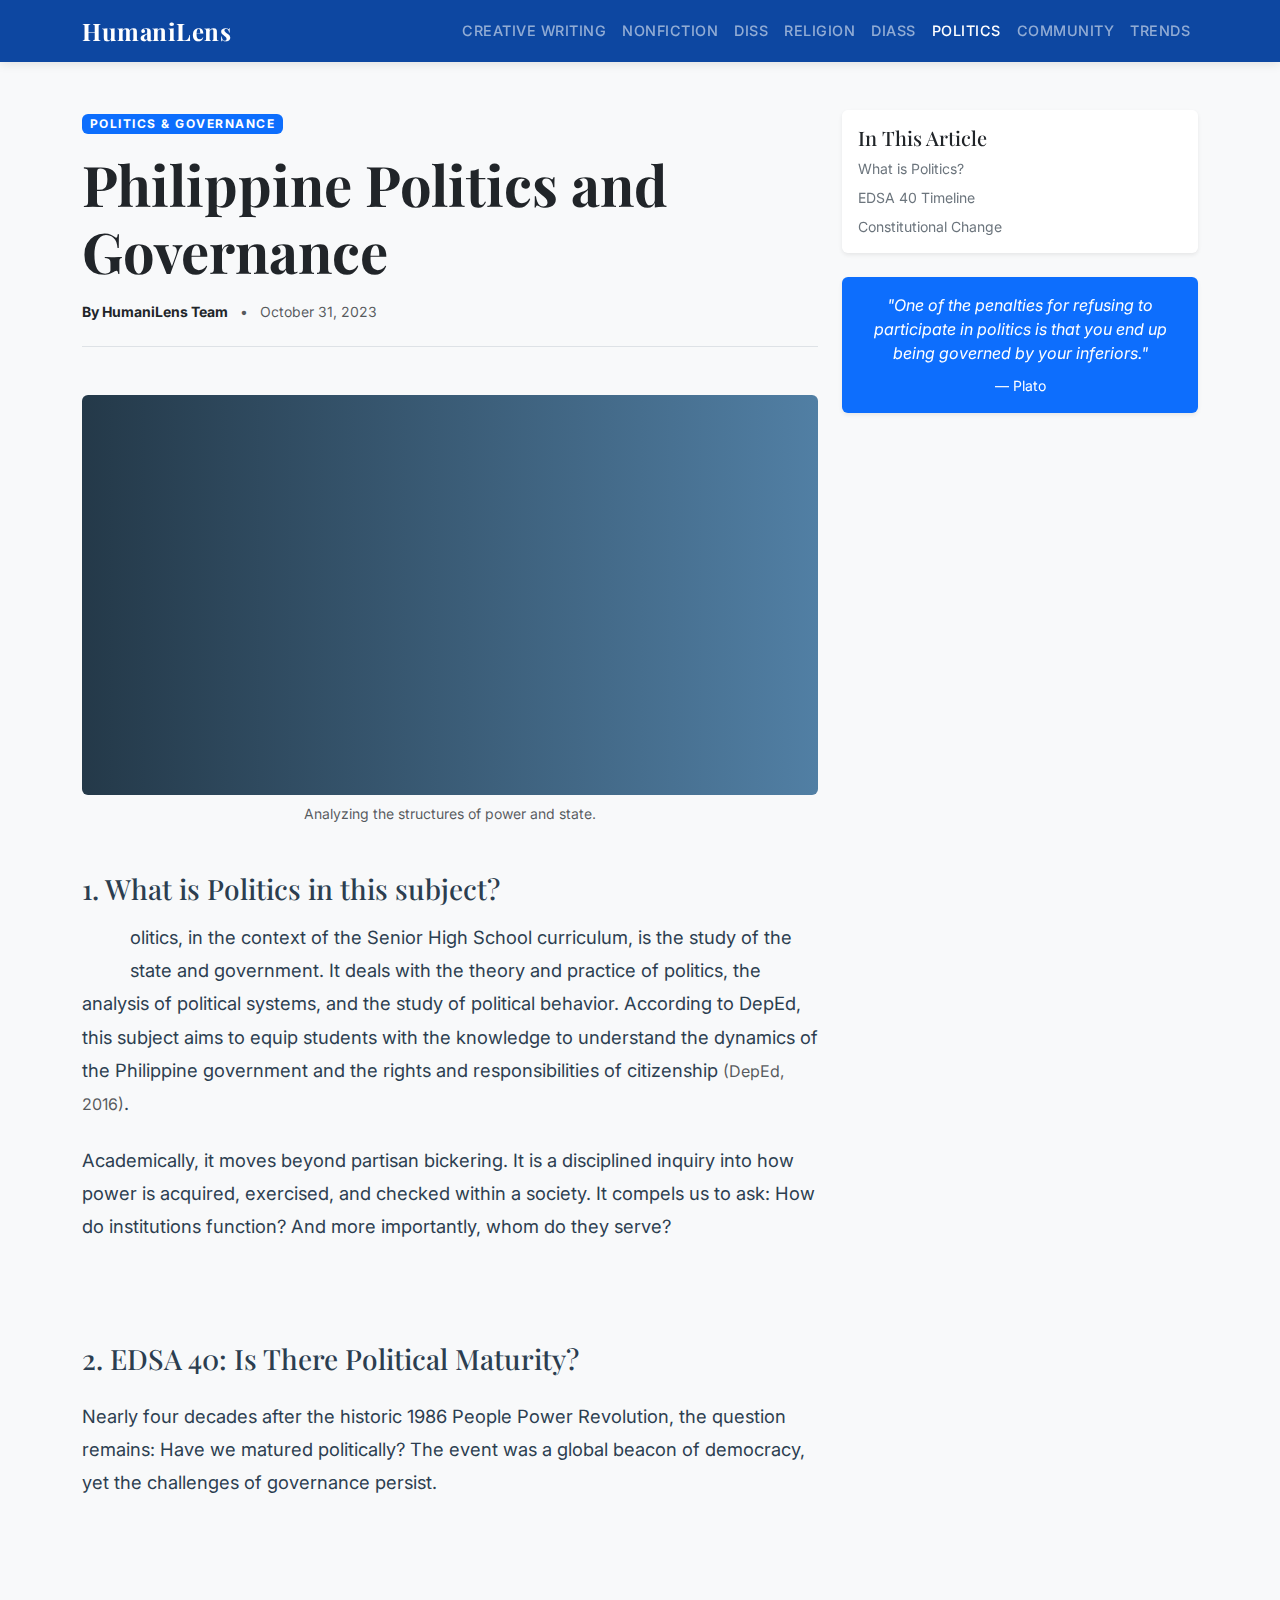
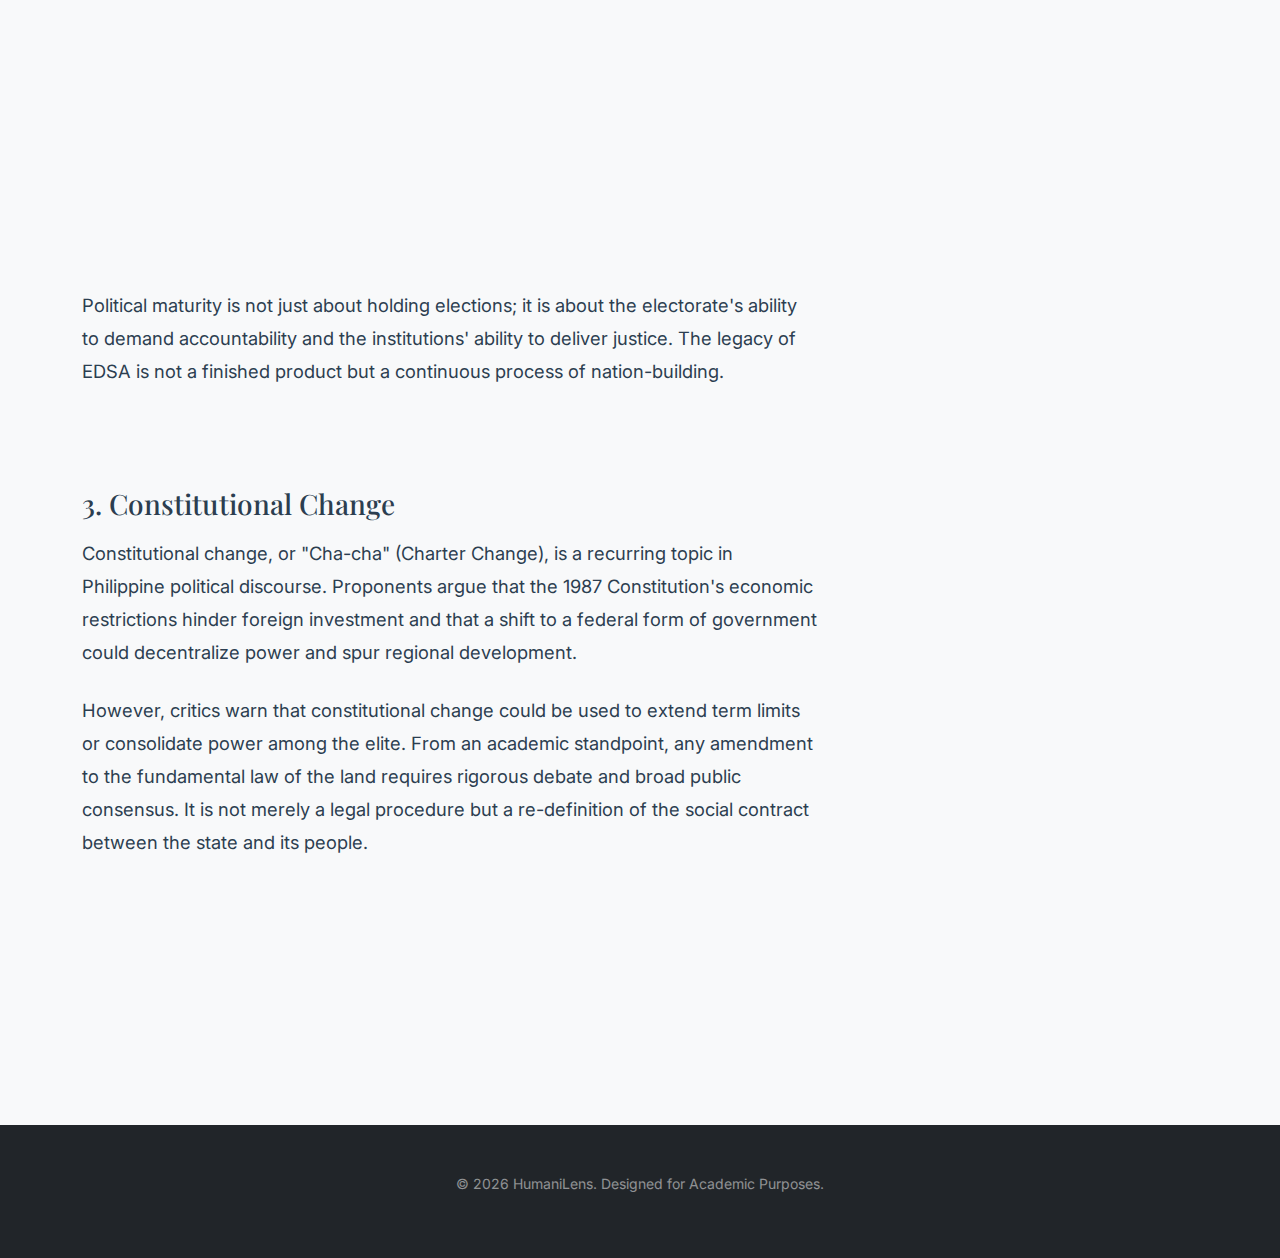
<file: politics.html>
<!DOCTYPE html>
<html lang="en">
<head>
    <meta charset="UTF-8">
    <meta name="viewport" content="width=device-width, initial-scale=1.0">
    <title>Politics: Governance & Change | HumaniLens</title>
    <meta name="description" content="Philippine Politics and Governance: Analyzing power, state, EDSA, and constitutional change.">
    <meta name="author" content="HumaniLens Team">
    
    <!-- Bootstrap 5 CSS -->
    <link href="https://cdn.jsdelivr.net/npm/bootstrap@5.3.2/dist/css/bootstrap.min.css" rel="stylesheet">
    
    <!-- Google Fonts -->
    <link rel="preconnect" href="https://fonts.googleapis.com">
    <link rel="preconnect" href="https://fonts.gstatic.com" crossorigin>
    <link href="https://fonts.googleapis.com/css2?family=Inter:wght@300;400;500;600&family=Playfair+Display:ital,wght@0,400;0,600;0,700;1,400&display=swap" rel="stylesheet">
    
    <!-- Custom CSS -->
    <link rel="stylesheet" href="styles.css">
</head>
<body>
    <!-- Loader -->
    <div id="loader"><div class="spinner"></div></div>

    <!-- Scroll Progress -->
    <div class="progress-container">
        <div class="progress-bar" id="myBar"></div>
    </div>

    <!-- Navigation -->
    <nav class="navbar navbar-expand-lg navbar-dark sticky-top" id="mainNav">
        <div class="container">
            <a class="navbar-brand" href="index.html">HumaniLens</a>
            <button class="navbar-toggler" type="button" data-bs-toggle="collapse" data-bs-target="#navbarNav" aria-controls="navbarNav" aria-expanded="false" aria-label="Toggle navigation">
                <span class="navbar-toggler-icon"></span>
            </button>
            <div class="collapse navbar-collapse" id="navbarNav">
                <ul class="navbar-nav ms-auto">
                    <li class="nav-item"><a class="nav-link" href="creative-writing.html">Creative Writing</a></li>
                    <li class="nav-item"><a class="nav-link" href="creative-nonfiction.html">Nonfiction</a></li>
                    <li class="nav-item"><a class="nav-link" href="diss.html">DISS</a></li>
                    <li class="nav-item"><a class="nav-link" href="religion.html">Religion</a></li>
                    <li class="nav-item"><a class="nav-link" href="diass.html">DIASS</a></li>
                    <li class="nav-item"><a class="nav-link active" href="politics.html">Politics</a></li>
                    <li class="nav-item"><a class="nav-link" href="community.html">Community</a></li>
                    <li class="nav-item"><a class="nav-link" href="trends.html">Trends</a></li>
                </ul>
            </div>
        </div>
    </nav>

    <!-- Article Container -->
    <div class="container py-5">
        <div class="row justify-content-center">
            
            <!-- Main Content Column -->
            <main class="col-lg-8 fade-in">
                <!-- Article Header -->
                <header class="mb-5">
                    <span class="badge bg-primary mb-3 text-uppercase tracking-wide">Politics & Governance</span>
                    <h1 class="display-4 fw-bold font-playfair mb-3">Philippine Politics and Governance</h1>
                    <div class="d-flex align-items-center text-muted border-bottom pb-4">
                        <div class="small">
                            <span class="fw-bold text-dark">By HumaniLens Team</span>
                            <span class="mx-2">&bull;</span>
                            <span>October 31, 2023</span>
                        </div>
                    </div>
                </header>

                <!-- Featured Image -->
                <figure class="figure w-100 mb-5 fade-in">
                    <div class="card-header-placeholder rounded" style="height: 400px; background: linear-gradient(to right, #243949 0%, #517fa4 100%);"></div>
                    <figcaption class="figure-caption mt-2 text-center">Analyzing the structures of power and state.</figcaption>
                </figure>

                <!-- Article Body -->
                <article class="article-body font-inter">
                    
                    <!-- Section 1: What is Politics? -->
                    <h2 id="what-is-politics" class="h3 font-playfair mb-3">1. What is Politics in this subject?</h2>
                    <p class="drop-cap">Politics, in the context of the Senior High School curriculum, is the study of the state and government. It deals with the theory and practice of politics, the analysis of political systems, and the study of political behavior. According to DepEd, this subject aims to equip students with the knowledge to understand the dynamics of the Philippine government and the rights and responsibilities of citizenship <span class="text-muted small">(DepEd, 2016)</span>.</p>
                    
                    <p>Academically, it moves beyond partisan bickering. It is a disciplined inquiry into how power is acquired, exercised, and checked within a society. It compels us to ask: How do institutions function? And more importantly, whom do they serve?</p>

                    <div class="section-divider fade-in"></div>

                    <!-- Section 2: EDSA 40 (Timeline Style) -->
                    <h2 id="edsa-timeline" class="h3 font-playfair mb-4">2. EDSA 40: Is There Political Maturity?</h2>
                    <p class="mb-4">Nearly four decades after the historic 1986 People Power Revolution, the question remains: Have we matured politically? The event was a global beacon of democracy, yet the challenges of governance persist.</p>

                    <div class="timeline ms-2 mb-5 fade-in">
                        <div class="timeline-item">
                            <div class="timeline-marker"></div>
                            <h5 class="font-playfair fw-bold">1986</h5>
                            <p class="small text-muted">The People Power Revolution restores democracy, ending martial law and establishing a new constitution.</p>
                        </div>
                        <div class="timeline-item">
                            <div class="timeline-marker"></div>
                            <h5 class="font-playfair fw-bold">Post-EDSA Era</h5>
                            <p class="small text-muted">Restoration of democratic institutions, free press, and regular elections, though plagued by coup attempts and corruption issues.</p>
                        </div>
                        <div class="timeline-item">
                            <div class="timeline-marker"></div>
                            <h5 class="font-playfair fw-bold">Present Day</h5>
                            <p class="small text-muted">Political maturity is tested by the rise of populism, the role of social media in elections, and the continued struggle for inclusive growth.</p>
                        </div>
                    </div>

                    <p>Political maturity is not just about holding elections; it is about the electorate's ability to demand accountability and the institutions' ability to deliver justice. The legacy of EDSA is not a finished product but a continuous process of nation-building.</p>

                    <div class="section-divider fade-in"></div>

                    <!-- Section 3: Constitutional Change -->
                    <h2 id="constitutional-change" class="h3 font-playfair mb-3">3. Constitutional Change</h2>
                    <p>Constitutional change, or "Cha-cha" (Charter Change), is a recurring topic in Philippine political discourse. Proponents argue that the 1987 Constitution's economic restrictions hinder foreign investment and that a shift to a federal form of government could decentralize power and spur regional development.</p>
                    
                    <p>However, critics warn that constitutional change could be used to extend term limits or consolidate power among the elite. From an academic standpoint, any amendment to the fundamental law of the land requires rigorous debate and broad public consensus. It is not merely a legal procedure but a re-definition of the social contract between the state and its people.</p>

                </article>

                <!-- Author Bio Box -->
                <div class="bg-light p-4 rounded mt-5 fade-in">
                    <h5 class="font-playfair">About the Section</h5>
                    <p class="small mb-0">The Politics and Governance section provides critical analysis of political structures, history, and current events in the Philippines.</p>
                </div>
            </main>

            <!-- Sidebar -->
            <aside class="col-lg-4 mt-5 mt-lg-0">
                <div class="sticky-top" style="top: 100px; z-index: 1;">
                    
                    <!-- Quick Nav -->
                    <div class="card border-0 shadow-sm mb-4 fade-in">
                        <div class="card-body">
                            <h5 class="card-title font-playfair">In This Article</h5>
                            <ul class="list-unstyled small mb-0">
                                <li class="mb-2"><a href="#what-is-politics" class="text-decoration-none text-secondary">What is Politics?</a></li>
                                <li class="mb-2"><a href="#edsa-timeline" class="text-decoration-none text-secondary">EDSA 40 Timeline</a></li>
                                <li><a href="#constitutional-change" class="text-decoration-none text-secondary">Constitutional Change</a></li>
                            </ul>
                        </div>
                    </div>

                    <!-- Quote Box -->
                    <div class="card bg-primary text-white border-0 shadow-sm fade-in">
                        <div class="card-body text-center">
                            <p class="fst-italic mb-2">"One of the penalties for refusing to participate in politics is that you end up being governed by your inferiors."</p>
                            <small>— Plato</small>
                        </div>
                    </div>

                </div>
            </aside>
        </div>
    </div>

    <!-- Footer -->
    <footer class="bg-dark text-white py-5 mt-5">
        <div class="container text-center">
            <p class="small text-white-50">&copy; <span id="year"></span> HumaniLens. Designed for Academic Purposes.</p>
        </div>
    </footer>

    <!-- Back to Top Button -->
    <button id="back-to-top" class="btn btn-primary shadow" aria-label="Back to Top">↑</button>

    <!-- Bootstrap JS -->
    <script src="https://cdn.jsdelivr.net/npm/bootstrap@5.3.2/dist/js/bootstrap.bundle.min.js"></script>
    <!-- Custom JS -->
    <script src="script.js"></script>
</body>
</html>
</file>
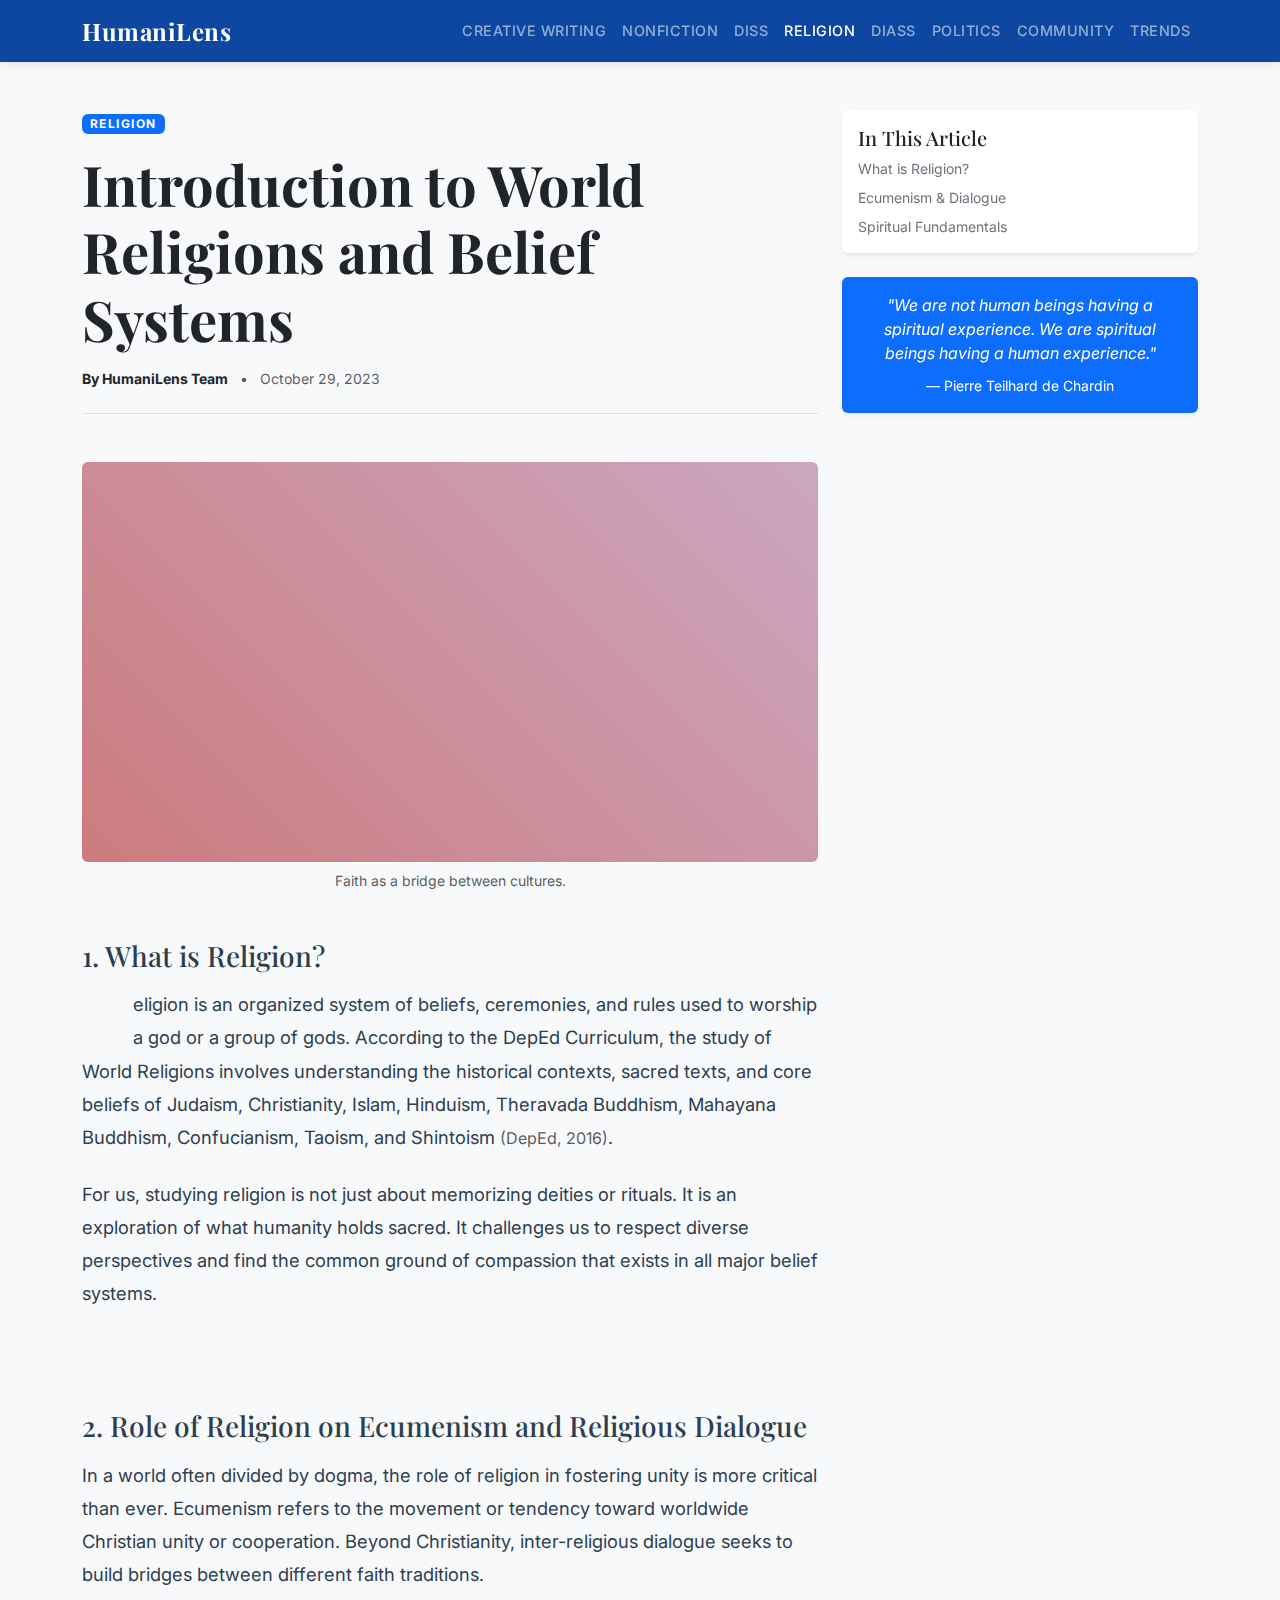
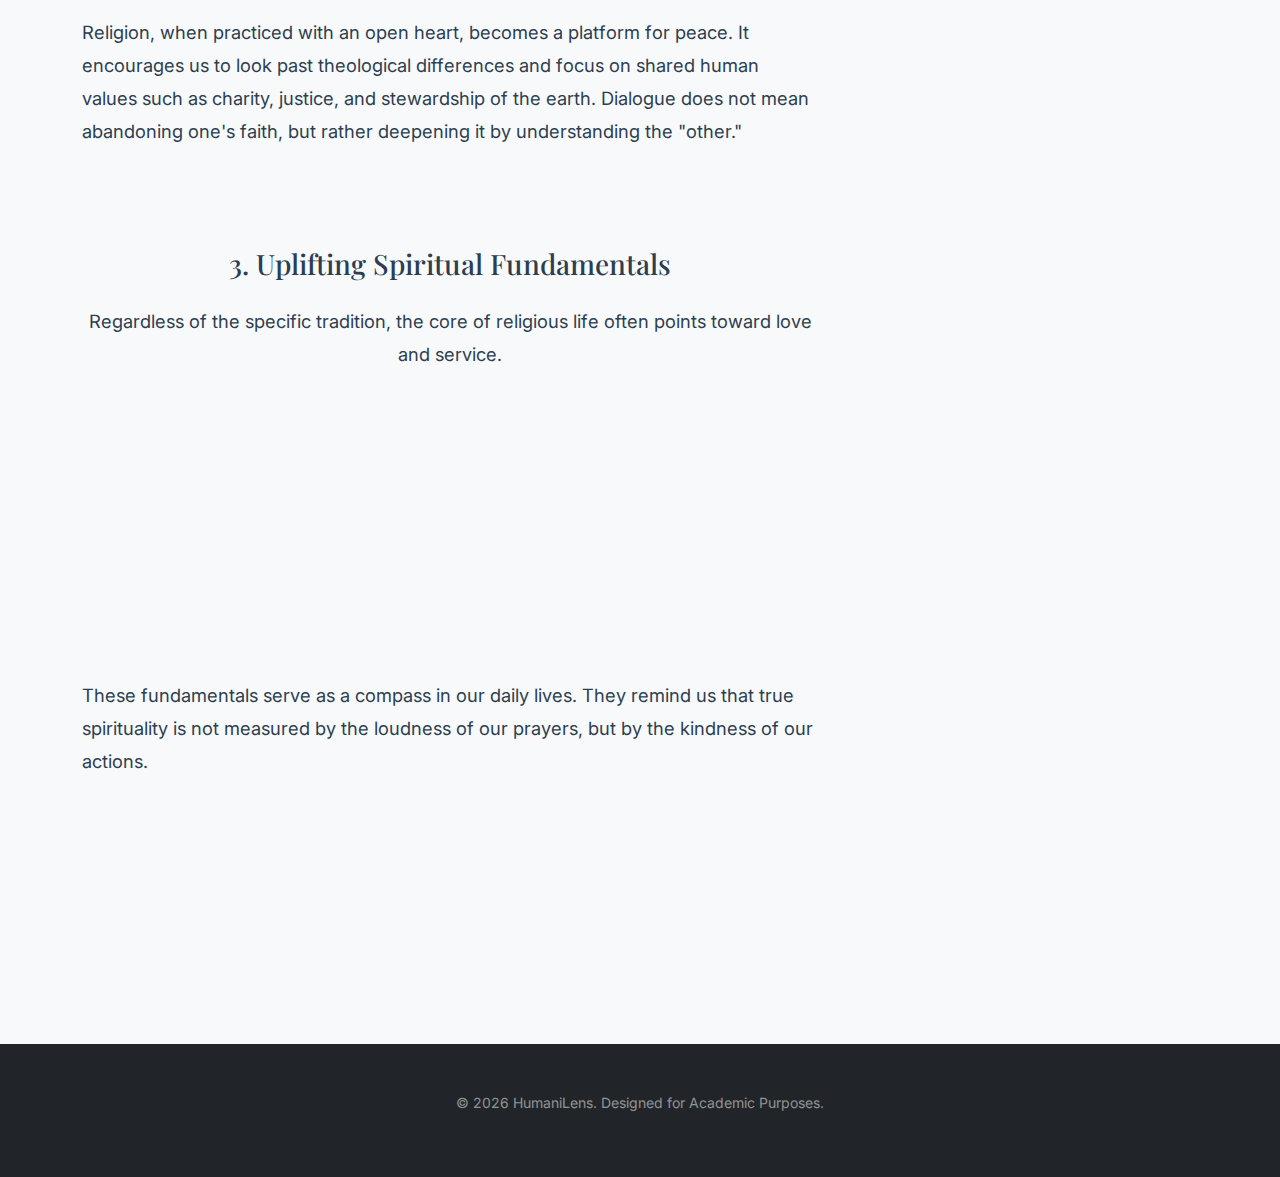
<file: religion.html>
<!DOCTYPE html>
<html lang="en">
<head>
    <meta charset="UTF-8">
    <meta name="viewport" content="width=device-width, initial-scale=1.0">
    <title>Religion: Faith and Dialogue | HumaniLens</title>
    <meta name="description" content="Introduction to World Religions and Belief Systems: Exploring faith, ecumenism, and religious dialogue.">
    <meta name="author" content="HumaniLens Team">
    
    <!-- Bootstrap 5 CSS -->
    <link href="https://cdn.jsdelivr.net/npm/bootstrap@5.3.2/dist/css/bootstrap.min.css" rel="stylesheet">
    
    <!-- Google Fonts -->
    <link rel="preconnect" href="https://fonts.googleapis.com">
    <link rel="preconnect" href="https://fonts.gstatic.com" crossorigin>
    <link href="https://fonts.googleapis.com/css2?family=Inter:wght@300;400;500;600&family=Playfair+Display:ital,wght@0,400;0,600;0,700;1,400&display=swap" rel="stylesheet">
    
    <!-- Custom CSS -->
    <link rel="stylesheet" href="styles.css">
</head>
<body>
    <!-- Loader -->
    <div id="loader"><div class="spinner"></div></div>

    <!-- Scroll Progress -->
    <div class="progress-container">
        <div class="progress-bar" id="myBar"></div>
    </div>

    <!-- Navigation -->
    <nav class="navbar navbar-expand-lg navbar-dark sticky-top" id="mainNav">
        <div class="container">
            <a class="navbar-brand" href="index.html">HumaniLens</a>
            <button class="navbar-toggler" type="button" data-bs-toggle="collapse" data-bs-target="#navbarNav" aria-controls="navbarNav" aria-expanded="false" aria-label="Toggle navigation">
                <span class="navbar-toggler-icon"></span>
            </button>
            <div class="collapse navbar-collapse" id="navbarNav">
                <ul class="navbar-nav ms-auto">
                    <li class="nav-item"><a class="nav-link" href="creative-writing.html">Creative Writing</a></li>
                    <li class="nav-item"><a class="nav-link" href="creative-nonfiction.html">Nonfiction</a></li>
                    <li class="nav-item"><a class="nav-link" href="diss.html">DISS</a></li>
                    <li class="nav-item"><a class="nav-link active" href="religion.html">Religion</a></li>
                    <li class="nav-item"><a class="nav-link" href="diass.html">DIASS</a></li>
                    <li class="nav-item"><a class="nav-link" href="politics.html">Politics</a></li>
                    <li class="nav-item"><a class="nav-link" href="community.html">Community</a></li>
                    <li class="nav-item"><a class="nav-link" href="trends.html">Trends</a></li>
                </ul>
            </div>
        </div>
    </nav>

    <!-- Article Container -->
    <div class="container py-5">
        <div class="row justify-content-center">
            
            <!-- Main Content Column -->
            <main class="col-lg-8 fade-in">
                <!-- Article Header -->
                <header class="mb-5">
                    <span class="badge bg-primary mb-3 text-uppercase tracking-wide">Religion</span>
                    <h1 class="display-4 fw-bold font-playfair mb-3">Introduction to World Religions and Belief Systems</h1>
                    <div class="d-flex align-items-center text-muted border-bottom pb-4">
                        <div class="small">
                            <span class="fw-bold text-dark">By HumaniLens Team</span>
                            <span class="mx-2">&bull;</span>
                            <span>October 29, 2023</span>
                        </div>
                    </div>
                </header>

                <!-- Featured Image with Parallax Effect -->
                <figure class="figure w-100 mb-5 fade-in">
                    <div class="card-header-placeholder rounded parallax-bg" style="height: 400px; background-image: linear-gradient(to bottom, rgba(0,0,0,0.2), rgba(0,0,0,0.2)), linear-gradient(45deg, #ff9a9e 0%, #fecfef 99%, #fecfef 100%);"></div>
                    <figcaption class="figure-caption mt-2 text-center">Faith as a bridge between cultures.</figcaption>
                </figure>

                <!-- Article Body -->
                <article class="article-body font-inter">
                    
                    <!-- Section 1: What is Religion? -->
                    <h2 id="what-is-religion" class="h3 font-playfair mb-3">1. What is Religion?</h2>
                    <p class="drop-cap">Religion is an organized system of beliefs, ceremonies, and rules used to worship a god or a group of gods. According to the DepEd Curriculum, the study of World Religions involves understanding the historical contexts, sacred texts, and core beliefs of Judaism, Christianity, Islam, Hinduism, Theravada Buddhism, Mahayana Buddhism, Confucianism, Taoism, and Shintoism <span class="text-muted small">(DepEd, 2016)</span>.</p>
                    
                    <p>For us, studying religion is not just about memorizing deities or rituals. It is an exploration of what humanity holds sacred. It challenges us to respect diverse perspectives and find the common ground of compassion that exists in all major belief systems.</p>

                    <div class="section-divider fade-in"></div>

                    <!-- Section 2: Ecumenism and Dialogue -->
                    <h2 id="ecumenism-dialogue" class="h3 font-playfair mb-3">2. Role of Religion on Ecumenism and Religious Dialogue</h2>
                    <p>In a world often divided by dogma, the role of religion in fostering unity is more critical than ever. Ecumenism refers to the movement or tendency toward worldwide Christian unity or cooperation. Beyond Christianity, inter-religious dialogue seeks to build bridges between different faith traditions.</p>
                    
                    <p>Religion, when practiced with an open heart, becomes a platform for peace. It encourages us to look past theological differences and focus on shared human values such as charity, justice, and stewardship of the earth. Dialogue does not mean abandoning one's faith, but rather deepening it by understanding the "other."</p>

                    <div class="section-divider fade-in"></div>

                    <!-- Section 3: Uplifting Fundamentals -->
                    <h2 id="spiritual-fundamentals" class="h3 font-playfair mb-4 text-center">3. Uplifting Spiritual Fundamentals</h2>
                    <p class="text-center mb-5">Regardless of the specific tradition, the core of religious life often points toward love and service.</p>

                    <div class="verse-box fade-in mb-5 rounded">
                        <span class="display-1 text-muted opacity-25 position-absolute top-0 start-0 ms-3">“</span>
                        <p class="verse-text mb-3">
                            "Do unto others as you would have them do unto you."
                        </p>
                        <p class="small text-uppercase tracking-wide text-muted">— The Golden Rule</p>
                    </div>

                    <p>These fundamentals serve as a compass in our daily lives. They remind us that true spirituality is not measured by the loudness of our prayers, but by the kindness of our actions.</p>

                </article>

                <!-- Author Bio Box -->
                <div class="bg-light p-4 rounded mt-5 fade-in">
                    <h5 class="font-playfair">About the Section</h5>
                    <p class="small mb-0">The Religion section explores the diverse spiritual landscapes of humanity, promoting understanding, tolerance, and inter-faith dialogue.</p>
                </div>
            </main>

            <!-- Sidebar -->
            <aside class="col-lg-4 mt-5 mt-lg-0">
                <div class="sticky-top" style="top: 100px; z-index: 1;">
                    
                    <!-- Quick Nav -->
                    <div class="card border-0 shadow-sm mb-4 fade-in">
                        <div class="card-body">
                            <h5 class="card-title font-playfair">In This Article</h5>
                            <ul class="list-unstyled small mb-0">
                                <li class="mb-2"><a href="#what-is-religion" class="text-decoration-none text-secondary">What is Religion?</a></li>
                                <li class="mb-2"><a href="#ecumenism-dialogue" class="text-decoration-none text-secondary">Ecumenism & Dialogue</a></li>
                                <li><a href="#spiritual-fundamentals" class="text-decoration-none text-secondary">Spiritual Fundamentals</a></li>
                            </ul>
                        </div>
                    </div>

                    <!-- Quote Box -->
                    <div class="card bg-primary text-white border-0 shadow-sm fade-in">
                        <div class="card-body text-center">
                            <p class="fst-italic mb-2">"We are not human beings having a spiritual experience. We are spiritual beings having a human experience."</p>
                            <small>— Pierre Teilhard de Chardin</small>
                        </div>
                    </div>

                </div>
            </aside>
        </div>
    </div>

    <!-- Footer -->
    <footer class="bg-dark text-white py-5 mt-5">
        <div class="container text-center">
            <p class="small text-white-50">&copy; <span id="year"></span> HumaniLens. Designed for Academic Purposes.</p>
        </div>
    </footer>

    <!-- Back to Top Button -->
    <button id="back-to-top" class="btn btn-primary shadow" aria-label="Back to Top">↑</button>

    <!-- Bootstrap JS -->
    <script src="https://cdn.jsdelivr.net/npm/bootstrap@5.3.2/dist/js/bootstrap.bundle.min.js"></script>
    <!-- Custom JS -->
    <script src="script.js"></script>
</body>
</html>
</file>
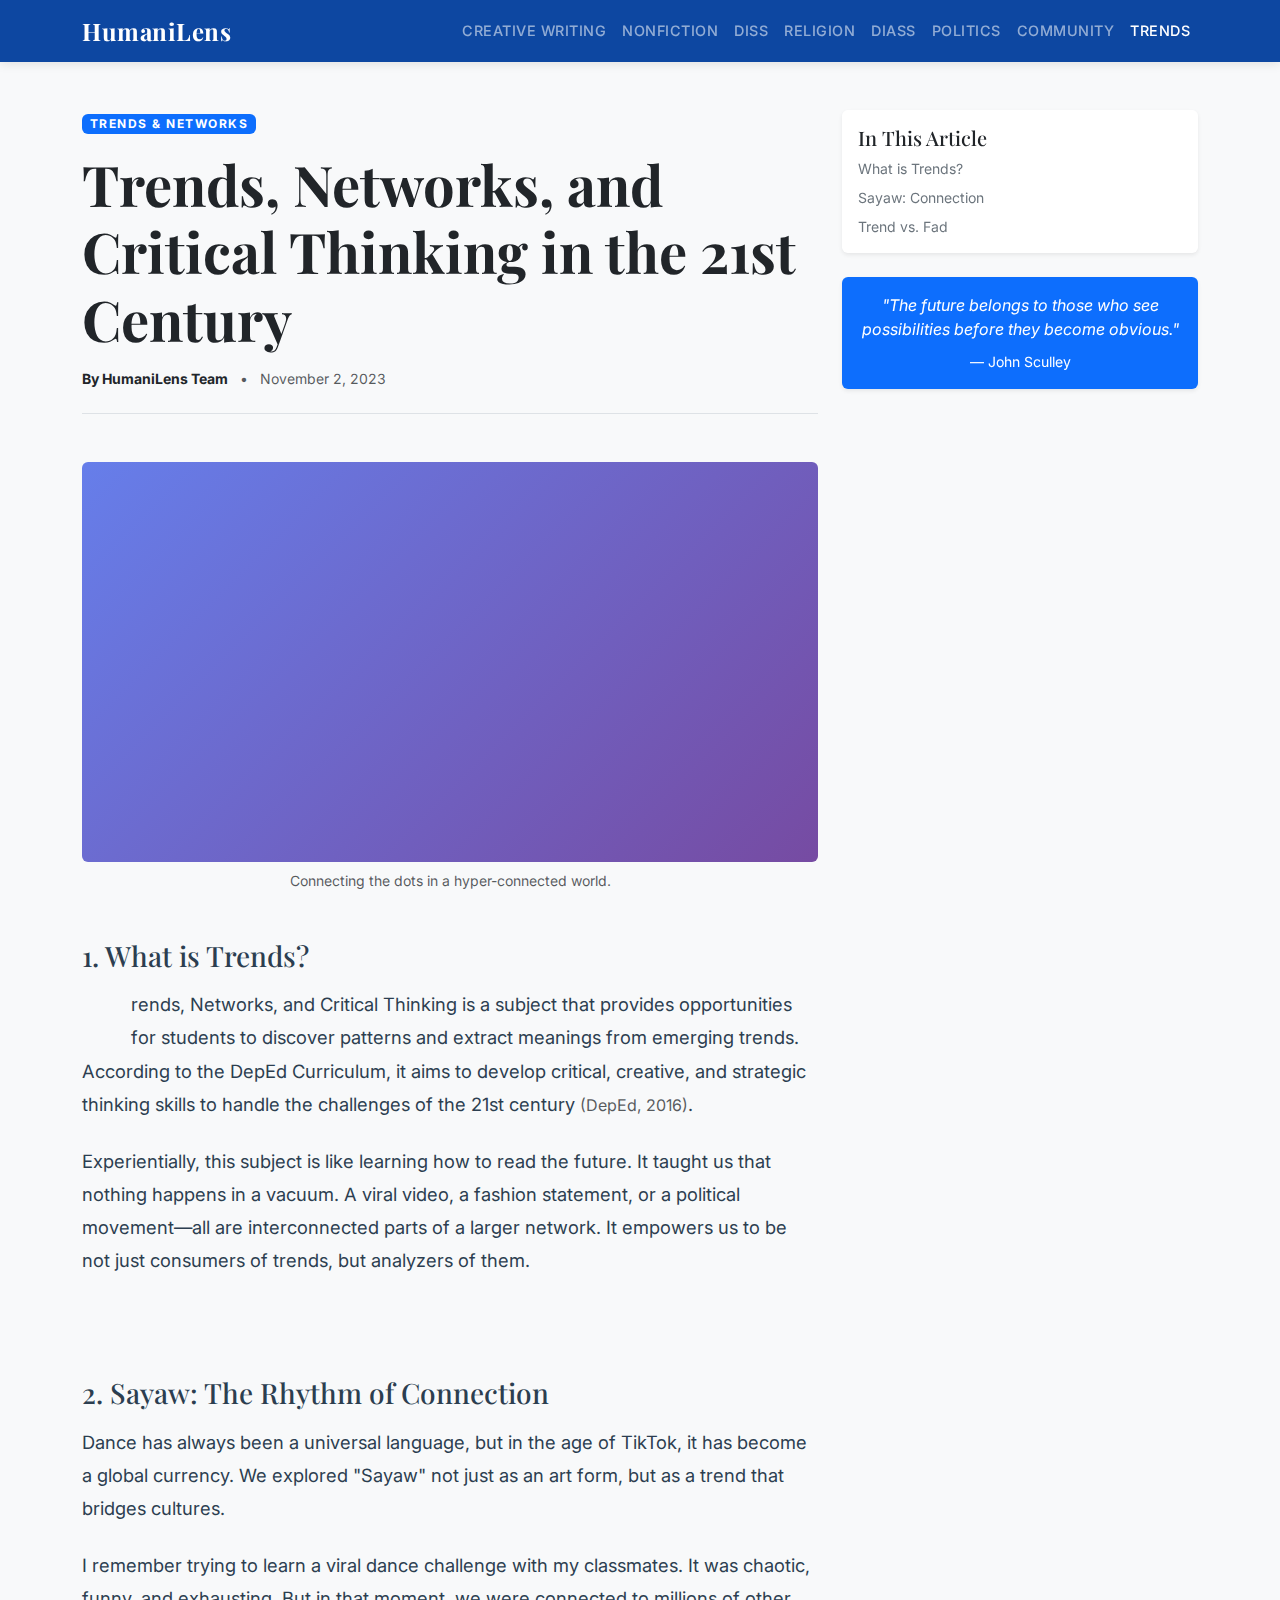
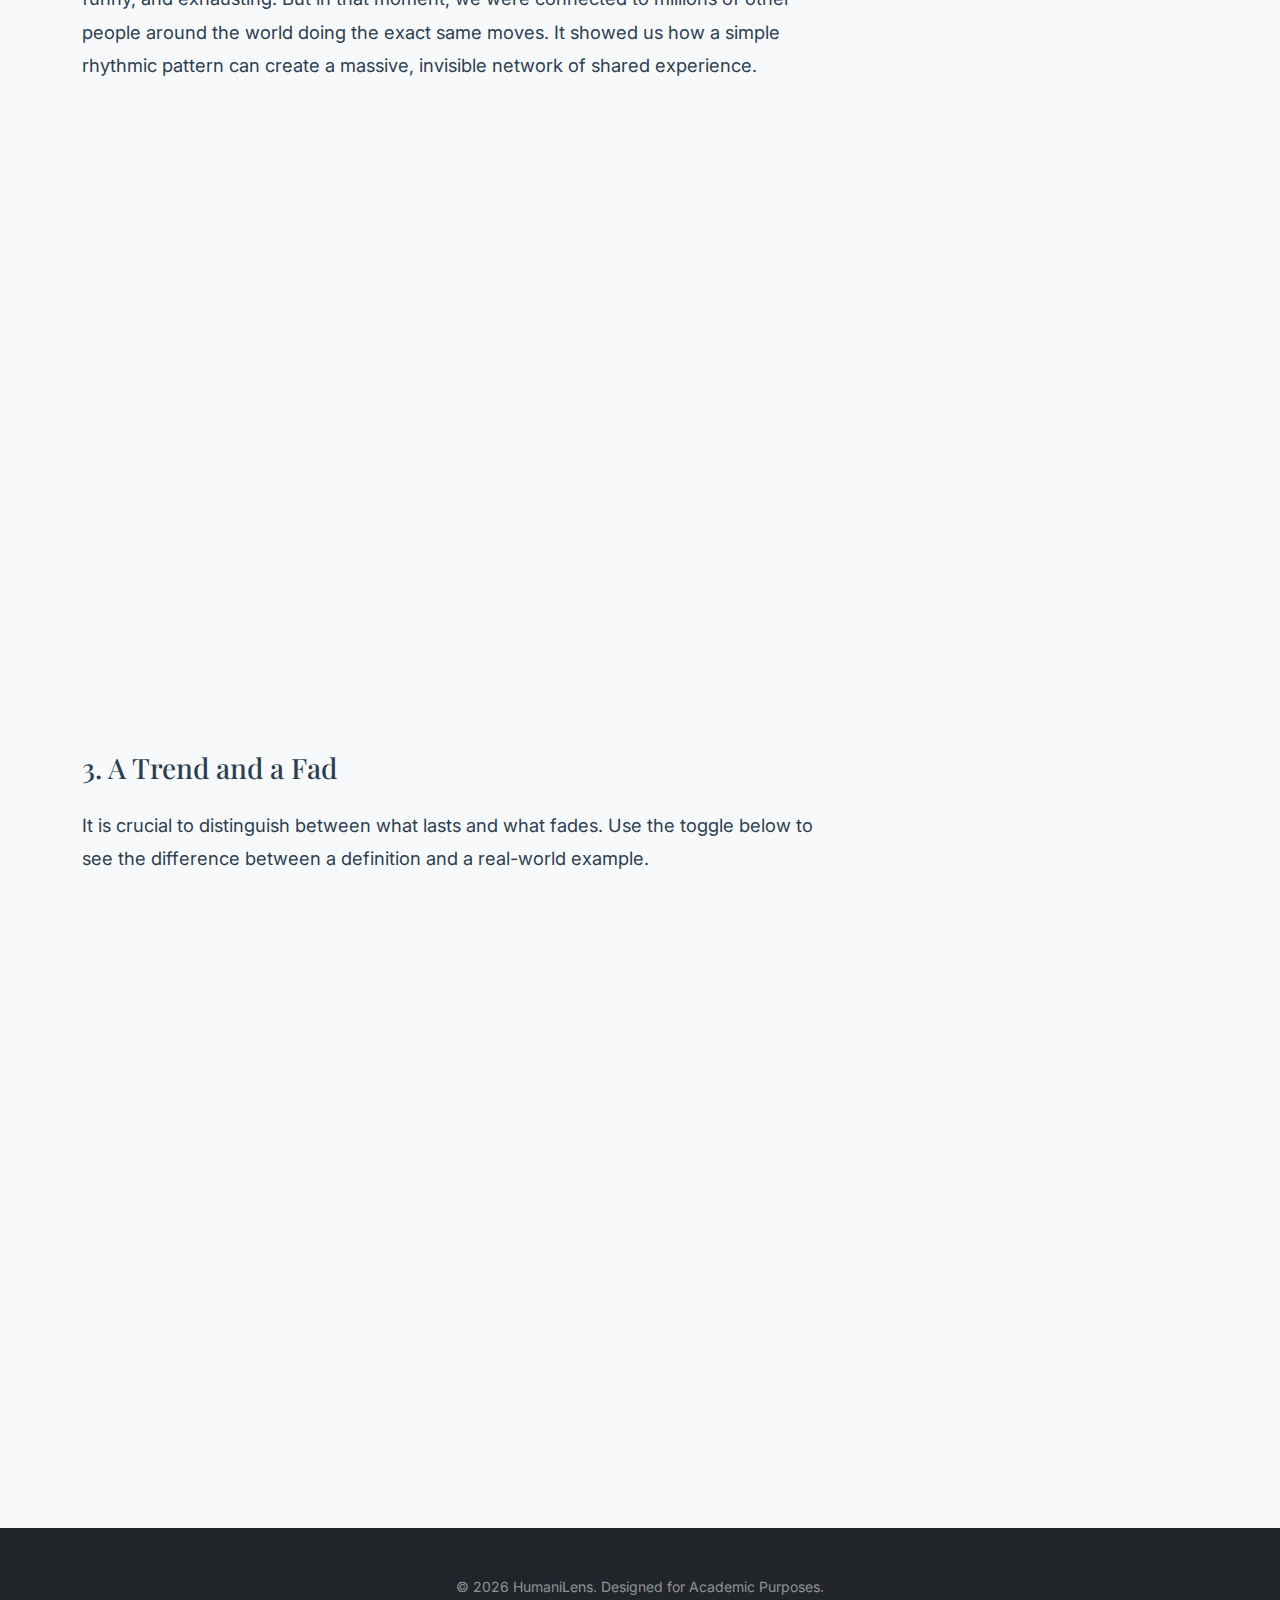
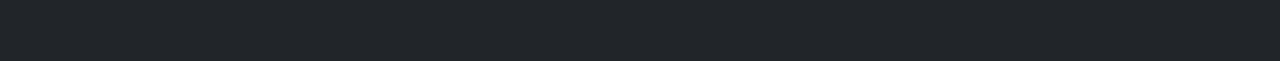
<file: trends.html>
<!DOCTYPE html>
<html lang="en">
<head>
    <meta charset="UTF-8">
    <meta name="viewport" content="width=device-width, initial-scale=1.0">
    <title>Trends: Navigating the 21st Century | HumaniLens</title>
    <meta name="description" content="Trends, Networks, and Critical Thinking in the 21st Century: Analyzing patterns, fads, and global networks.">
    <meta name="author" content="HumaniLens Team">
    
    <!-- Bootstrap 5 CSS -->
    <link href="https://cdn.jsdelivr.net/npm/bootstrap@5.3.2/dist/css/bootstrap.min.css" rel="stylesheet">
    
    <!-- Google Fonts -->
    <link rel="preconnect" href="https://fonts.googleapis.com">
    <link rel="preconnect" href="https://fonts.gstatic.com" crossorigin>
    <link href="https://fonts.googleapis.com/css2?family=Inter:wght@300;400;500;600&family=Playfair+Display:ital,wght@0,400;0,600;0,700;1,400&display=swap" rel="stylesheet">
    
    <!-- Custom CSS -->
    <link rel="stylesheet" href="styles.css">
</head>
<body>
    <!-- Loader -->
    <div id="loader"><div class="spinner"></div></div>

    <!-- Scroll Progress -->
    <div class="progress-container">
        <div class="progress-bar" id="myBar"></div>
    </div>

    <!-- Navigation -->
    <nav class="navbar navbar-expand-lg navbar-dark sticky-top" id="mainNav">
        <div class="container">
            <a class="navbar-brand" href="index.html">HumaniLens</a>
            <button class="navbar-toggler" type="button" data-bs-toggle="collapse" data-bs-target="#navbarNav" aria-controls="navbarNav" aria-expanded="false" aria-label="Toggle navigation">
                <span class="navbar-toggler-icon"></span>
            </button>
            <div class="collapse navbar-collapse" id="navbarNav">
                <ul class="navbar-nav ms-auto">
                    <li class="nav-item"><a class="nav-link" href="creative-writing.html">Creative Writing</a></li>
                    <li class="nav-item"><a class="nav-link" href="creative-nonfiction.html">Nonfiction</a></li>
                    <li class="nav-item"><a class="nav-link" href="diss.html">DISS</a></li>
                    <li class="nav-item"><a class="nav-link" href="religion.html">Religion</a></li>
                    <li class="nav-item"><a class="nav-link" href="diass.html">DIASS</a></li>
                    <li class="nav-item"><a class="nav-link" href="politics.html">Politics</a></li>
                    <li class="nav-item"><a class="nav-link" href="community.html">Community</a></li>
                    <li class="nav-item"><a class="nav-link active" href="trends.html">Trends</a></li>
                </ul>
            </div>
        </div>
    </nav>

    <!-- Article Container -->
    <div class="container py-5">
        <div class="row justify-content-center">
            
            <!-- Main Content Column -->
            <main class="col-lg-8 fade-in">
                <!-- Article Header -->
                <header class="mb-5">
                    <span class="badge bg-primary mb-3 text-uppercase tracking-wide">Trends & Networks</span>
                    <h1 class="display-4 fw-bold font-playfair mb-3">Trends, Networks, and Critical Thinking in the 21st Century</h1>
                    <div class="d-flex align-items-center text-muted border-bottom pb-4">
                        <div class="small">
                            <span class="fw-bold text-dark">By HumaniLens Team</span>
                            <span class="mx-2">&bull;</span>
                            <span>November 2, 2023</span>
                        </div>
                    </div>
                </header>

                <!-- Featured Image -->
                <figure class="figure w-100 mb-5 fade-in">
                    <div class="card-header-placeholder rounded" style="height: 400px; background: linear-gradient(135deg, #667eea 0%, #764ba2 100%);"></div>
                    <figcaption class="figure-caption mt-2 text-center">Connecting the dots in a hyper-connected world.</figcaption>
                </figure>

                <!-- Article Body -->
                <article class="article-body font-inter">
                    
                    <!-- Section 1: What is Trends? -->
                    <h2 id="what-is-trends" class="h3 font-playfair mb-3">1. What is Trends?</h2>
                    <p class="drop-cap">Trends, Networks, and Critical Thinking is a subject that provides opportunities for students to discover patterns and extract meanings from emerging trends. According to the DepEd Curriculum, it aims to develop critical, creative, and strategic thinking skills to handle the challenges of the 21st century <span class="text-muted small">(DepEd, 2016)</span>.</p>
                    
                    <p>Experientially, this subject is like learning how to read the future. It taught us that nothing happens in a vacuum. A viral video, a fashion statement, or a political movement—all are interconnected parts of a larger network. It empowers us to be not just consumers of trends, but analyzers of them.</p>

                    <div class="section-divider fade-in"></div>

                    <!-- Section 2: Sayaw -->
                    <h2 id="sayaw-connection" class="h3 font-playfair mb-3">2. Sayaw: The Rhythm of Connection</h2>
                    <p>Dance has always been a universal language, but in the age of TikTok, it has become a global currency. We explored "Sayaw" not just as an art form, but as a trend that bridges cultures.</p>
                    
                    <p>I remember trying to learn a viral dance challenge with my classmates. It was chaotic, funny, and exhausting. But in that moment, we were connected to millions of other people around the world doing the exact same moves. It showed us how a simple rhythmic pattern can create a massive, invisible network of shared experience.</p>

                    <!-- Video Placeholder -->
                    <div class="ratio ratio-16x9 mb-4 fade-in">
                        <div class="video-placeholder">
                            <div class="text-center">
                                <span class="display-4">▶</span>
                                <p class="mt-2">Video Placeholder: Class Dance Performance</p>
                            </div>
                        </div>
                    </div>

                    <div class="section-divider fade-in"></div>

                    <!-- Section 3: A Trend and a Fad -->
                    <h2 id="trend-vs-fad" class="h3 font-playfair mb-4">3. A Trend and a Fad</h2>
                    <p class="mb-4">It is crucial to distinguish between what lasts and what fades. Use the toggle below to see the difference between a definition and a real-world example.</p>

                    <!-- Toggle Switch -->
                    <div class="toggle-container text-center mb-4 fade-in">
                        <span class="fw-bold text-muted me-3">Definitions</span>
                        <label class="switch">
                            <input type="checkbox" id="trendToggle">
                            <span class="slider"></span>
                        </label>
                        <span class="fw-bold text-primary ms-3">Examples</span>
                    </div>

                    <div class="row g-4">
                        <div class="col-md-6 fade-in">
                            <div class="comparison-card trend" id="trend-content">
                                <h4 class="fw-bold text-success mb-3">Trend</h4>
                                <p>A pattern of gradual change in a condition, output, or process, or an average or general tendency of a series of data points to move in a certain direction over time.</p>
                            </div>
                        </div>
                        <div class="col-md-6 fade-in">
                            <div class="comparison-card fad" id="fad-content">
                                <h4 class="fw-bold text-danger mb-3">Fad</h4>
                                <p>An intense and widely shared enthusiasm for something, especially one that is short-lived and without a basis in the object's qualities.</p>
                            </div>
                        </div>
                    </div>

                </article>

                <!-- Author Bio Box -->
                <div class="bg-light p-4 rounded mt-5 fade-in">
                    <h5 class="font-playfair">About the Section</h5>
                    <p class="small mb-0">The Trends section analyzes emerging patterns in society, technology, and culture to foster strategic thinking.</p>
                </div>
            </main>

            <!-- Sidebar -->
            <aside class="col-lg-4 mt-5 mt-lg-0">
                <div class="sticky-top" style="top: 100px; z-index: 1;">
                    
                    <!-- Quick Nav -->
                    <div class="card border-0 shadow-sm mb-4 fade-in">
                        <div class="card-body">
                            <h5 class="card-title font-playfair">In This Article</h5>
                            <ul class="list-unstyled small mb-0">
                                <li class="mb-2"><a href="#what-is-trends" class="text-decoration-none text-secondary">What is Trends?</a></li>
                                <li class="mb-2"><a href="#sayaw-connection" class="text-decoration-none text-secondary">Sayaw: Connection</a></li>
                                <li><a href="#trend-vs-fad" class="text-decoration-none text-secondary">Trend vs. Fad</a></li>
                            </ul>
                        </div>
                    </div>

                    <!-- Quote Box -->
                    <div class="card bg-primary text-white border-0 shadow-sm fade-in">
                        <div class="card-body text-center">
                            <p class="fst-italic mb-2">"The future belongs to those who see possibilities before they become obvious."</p>
                            <small>— John Sculley</small>
                        </div>
                    </div>

                </div>
            </aside>
        </div>
    </div>

    <!-- Footer -->
    <footer class="bg-dark text-white py-5 mt-5">
        <div class="container text-center">
            <p class="small text-white-50">&copy; <span id="year"></span> HumaniLens. Designed for Academic Purposes.</p>
        </div>
    </footer>

    <!-- Back to Top Button -->
    <button id="back-to-top" class="btn btn-primary shadow" aria-label="Back to Top">↑</button>

    <!-- Bootstrap JS -->
    <script src="https://cdn.jsdelivr.net/npm/bootstrap@5.3.2/dist/js/bootstrap.bundle.min.js"></script>
    <!-- Custom JS -->
    <script src="script.js"></script>
</body>
</html>
</file>
<file: styles.css>
:root {
    --primary-blue: #0d47a1;
    --secondary-blue: #1565c0;
    --accent-blue: #42a5f5;
    --text-dark: #212529;
    --font-heading: 'Playfair Display', serif;
    --font-body: 'Inter', sans-serif;
}

html {
    scroll-behavior: smooth;
}

body {
    font-family: var(--font-body);
    color: var(--text-dark);
    background-color: #f8f9fa;
    overflow-x: hidden; /* Prevent horizontal scroll */
}

/* Typography */
h1, h2, h3, h4, h5, h6, .navbar-brand {
    font-family: var(--font-heading);
}

.font-playfair {
    font-family: var(--font-heading);
}

/* Navbar */
#mainNav {
    background-color: var(--primary-blue);
    box-shadow: 0 2px 10px rgba(0,0,0,0.1);
}

.navbar-brand {
    font-weight: 700;
    font-size: 1.5rem;
    letter-spacing: 0.5px;
}

.nav-link {
    font-size: 0.9rem;
    font-weight: 500;
    text-transform: uppercase;
    letter-spacing: 0.5px;
}

/* Hero Section */
.hero-section {
    background: linear-gradient(135deg, var(--primary-blue) 0%, var(--secondary-blue) 50%, var(--accent-blue) 100%);
    min-height: 60vh;
    padding-top: 60px; /* Offset for sticky nav if needed */
}

/* Section Titles */
.section-title {
    font-weight: 700;
    margin-bottom: 1rem;
}

.title-underline {
    width: 60px;
    height: 4px;
    background-color: var(--primary-blue);
    margin-bottom: 3rem;
}

/* Article Cards */
.article-card {
    transition: transform 0.3s ease, box-shadow 0.3s ease;
    overflow: hidden;
    background: #fff;
}

.article-card:hover {
    transform: translateY(-5px);
    box-shadow: 0 10px 20px rgba(0,0,0,0.1) !important;
}

.card-header-placeholder {
    height: 200px;
    width: 100%;
    background-color: #e9ecef;
    /* Placeholder pattern */
    background-image: linear-gradient(45deg, #dee2e6 25%, transparent 25%, transparent 75%, #dee2e6 75%, #dee2e6), 
                      linear-gradient(45deg, #dee2e6 25%, transparent 25%, transparent 75%, #dee2e6 75%, #dee2e6);
    background-size: 20px 20px;
    background-position: 0 0, 10px 10px;
}

/* Footer Elements */
.qr-placeholder {
    width: 100px;
    height: 100px;
    border-radius: 8px;
}

/* Article Page Specifics */
.article-body {
    font-size: 1.15rem;
    line-height: 1.8;
    color: #2c3e50;
}

.article-body p {
    margin-bottom: 1.5rem;
}

.tracking-wide {
    letter-spacing: 1.5px;
}

/* Pull Quote */
.pull-quote {
    background-color: #f8f9fa;
    border-radius: 0 8px 8px 0;
}

/* Animations */
.fade-in {
    opacity: 0;
    transform: translateY(20px);
    transition: opacity 0.8s ease-out, transform 0.8s ease-out;
}

.fade-in.visible {
    opacity: 1;
    transform: translateY(0);
}

/* Creative Writing Specifics */

/* Animated Drop Cap */
.drop-cap::first-letter {
    float: left;
    font-family: var(--font-heading);
    font-size: 3.5rem;
    line-height: 0.8;
    font-weight: 700;
    margin-right: 0.75rem;
    margin-top: 0.25rem;
    color: var(--primary-blue);
    opacity: 0;
    animation: dropCapFade 1s ease-out forwards;
    animation-delay: 0.3s;
}

@keyframes dropCapFade {
    from { opacity: 0; transform: translateY(-10px); }
    to { opacity: 1; transform: translateY(0); }
}

/* Section Divider */
.section-divider {
    height: 3px;
    width: 80px;
    background-color: var(--accent-blue);
    margin: 3rem auto;
    border-radius: 2px;
}

/* Poetry Styling */
.poetry-box {
    background-color: #f0f8ff;
    border-left: 4px solid var(--primary-blue);
    padding: 2.5rem;
    border-radius: 0 12px 12px 0;
}

/* Member Quote Cards */
.member-quote-card {
    background: #fff;
    border: 1px solid #dee2e6;
    border-left: 4px solid var(--accent-blue);
    transition: transform 0.2s ease;
}

.member-quote-card:hover {
    transform: translateY(-3px);
    box-shadow: 0 5px 15px rgba(0,0,0,0.08);
}

/* Creative Nonfiction Specifics */
.feature-box {
    background-color: #fff;
    border: 1px solid var(--primary-blue);
    border-top: 5px solid var(--primary-blue);
    padding: 2.5rem;
    position: relative;
    box-shadow: 0 10px 30px rgba(0,0,0,0.05);
}

.feature-box-icon {
    font-size: 2rem;
    color: var(--primary-blue);
    margin-bottom: 1rem;
}

/* DISS Specifics */
.infographic-item {
    text-align: center;
    padding: 2rem;
    border-radius: 12px;
    background: #fff;
    border: 1px solid #e9ecef;
    transition: transform 0.3s ease, box-shadow 0.3s ease;
}

.infographic-item:hover {
    transform: translateY(-10px);
    box-shadow: 0 15px 30px rgba(13, 71, 161, 0.1);
    border-color: var(--accent-blue);
}

.infographic-icon {
    font-size: 3.5rem;
    color: var(--secondary-blue);
    margin-bottom: 1.5rem;
    display: inline-block;
    transition: transform 0.4s cubic-bezier(0.175, 0.885, 0.32, 1.275);
}

.infographic-item:hover .infographic-icon {
    transform: scale(1.2) rotate(10deg);
    color: var(--primary-blue);
}

/* Religion Specifics */
.parallax-bg {
    background-attachment: fixed;
    background-position: center;
    background-repeat: no-repeat;
    background-size: cover;
}

.verse-box {
    background-color: #f8f9fa;
    border-top: 1px solid #dee2e6;
    border-bottom: 1px solid #dee2e6;
    padding: 3rem 2rem;
    text-align: center;
    position: relative;
}

.verse-text {
    font-family: var(--font-heading);
    font-size: 1.75rem;
    font-style: italic;
    color: #495057;
    line-height: 1.6;
}

/* DIASS Specifics */
.stat-card {
    background: #fff;
    padding: 2rem;
    border-radius: 12px;
    box-shadow: 0 5px 15px rgba(0,0,0,0.05);
    text-align: center;
    border-bottom: 4px solid var(--primary-blue);
    transition: transform 0.3s ease;
}

.stat-card:hover {
    transform: translateY(-5px);
}

.stat-number {
    font-size: 3rem;
    font-weight: 700;
    color: var(--primary-blue);
    font-family: var(--font-heading);
    display: block;
    margin-bottom: 0.5rem;
}

/* Politics Specifics - Timeline */
.timeline {
    position: relative;
    padding-left: 2rem;
    border-left: 2px solid #dee2e6;
}

.timeline-marker {
    position: absolute;
    left: -2.4rem; /* Adjust based on padding and border */
    top: 0.25rem;
    width: 16px;
    height: 16px;
    border-radius: 50%;
    background: var(--primary-blue);
    border: 3px solid #fff;
    box-shadow: 0 0 0 1px var(--primary-blue);
}

/* Community Engagement Specifics */
.project-card {
    border: none;
    border-radius: 15px;
    overflow: hidden;
    transition: all 0.4s cubic-bezier(0.175, 0.885, 0.32, 1.275);
    background: #fff;
    box-shadow: 0 5px 15px rgba(0,0,0,0.05);
}

.project-card:hover {
    transform: translateY(-10px) scale(1.02);
    box-shadow: 0 20px 40px rgba(0,0,0,0.15);
}

.cta-block {
    background: linear-gradient(135deg, var(--primary-blue), var(--accent-blue));
    color: white;
    border-radius: 15px;
    padding: 3rem 2rem;
    text-align: center;
    box-shadow: 0 10px 30px rgba(13, 71, 161, 0.2);
}

/* Trends Specifics */
.video-placeholder {
    background-color: #000;
    border-radius: 12px;
    display: flex;
    align-items: center;
    justify-content: center;
    color: white;
    position: relative;
    overflow: hidden;
}

.comparison-card {
    border: 2px solid #e9ecef;
    border-radius: 12px;
    padding: 2rem;
    height: 100%;
    transition: all 0.3s ease;
    background: #fff;
}

.comparison-card.trend { border-top: 5px solid #198754; }
.comparison-card.fad { border-top: 5px solid #dc3545; }

/* Toggle Switch */
.switch {
    position: relative;
    display: inline-block;
    width: 60px;
    height: 34px;
}
.switch input { opacity: 0; width: 0; height: 0; }
.slider {
    position: absolute;
    cursor: pointer;
    top: 0; left: 0; right: 0; bottom: 0;
    background-color: #ccc;
    transition: .4s;
    border-radius: 34px;
}
.slider:before {
    position: absolute; content: ""; height: 26px; width: 26px; left: 4px; bottom: 4px;
    background-color: white; transition: .4s; border-radius: 50%;
}
input:checked + .slider { background-color: var(--primary-blue); }
input:checked + .slider:before { transform: translateX(26px); }

/* --- ENHANCEMENTS --- */

/* 1. Page Loader */
#loader {
    position: fixed;
    top: 0;
    left: 0;
    width: 100%;
    height: 100%;
    background-color: #fff;
    z-index: 9999;
    display: flex;
    justify-content: center;
    align-items: center;
    transition: opacity 0.5s ease, visibility 0.5s ease;
}

.spinner {
    width: 50px;
    height: 50px;
    border: 5px solid #f3f3f3;
    border-top: 5px solid var(--primary-blue);
    border-radius: 50%;
    animation: spin 1s linear infinite;
}

@keyframes spin { 0% { transform: rotate(0deg); } 100% { transform: rotate(360deg); } }

/* 2. Scroll Progress Bar */
.progress-container {
    position: fixed;
    top: 0;
    left: 0;
    width: 100%;
    height: 4px;
    background: transparent;
    z-index: 2000;
}

.progress-bar {
    height: 4px;
    background: var(--accent-blue);
    width: 0%;
    transition: width 0.1s;
}

/* 3. Back to Top Button */
#back-to-top {
    position: fixed;
    bottom: 30px;
    right: 30px;
    width: 50px;
    height: 50px;
    border-radius: 50%;
    display: flex;
    align-items: center;
    justify-content: center;
    z-index: 1000;
    opacity: 0;
    visibility: hidden;
    transition: all 0.3s ease;
    font-size: 1.5rem;
    padding: 0;
}

#back-to-top.show {
    opacity: 1;
    visibility: visible;
}

#back-to-top:hover {
    transform: translateY(-5px);
}
</file>
